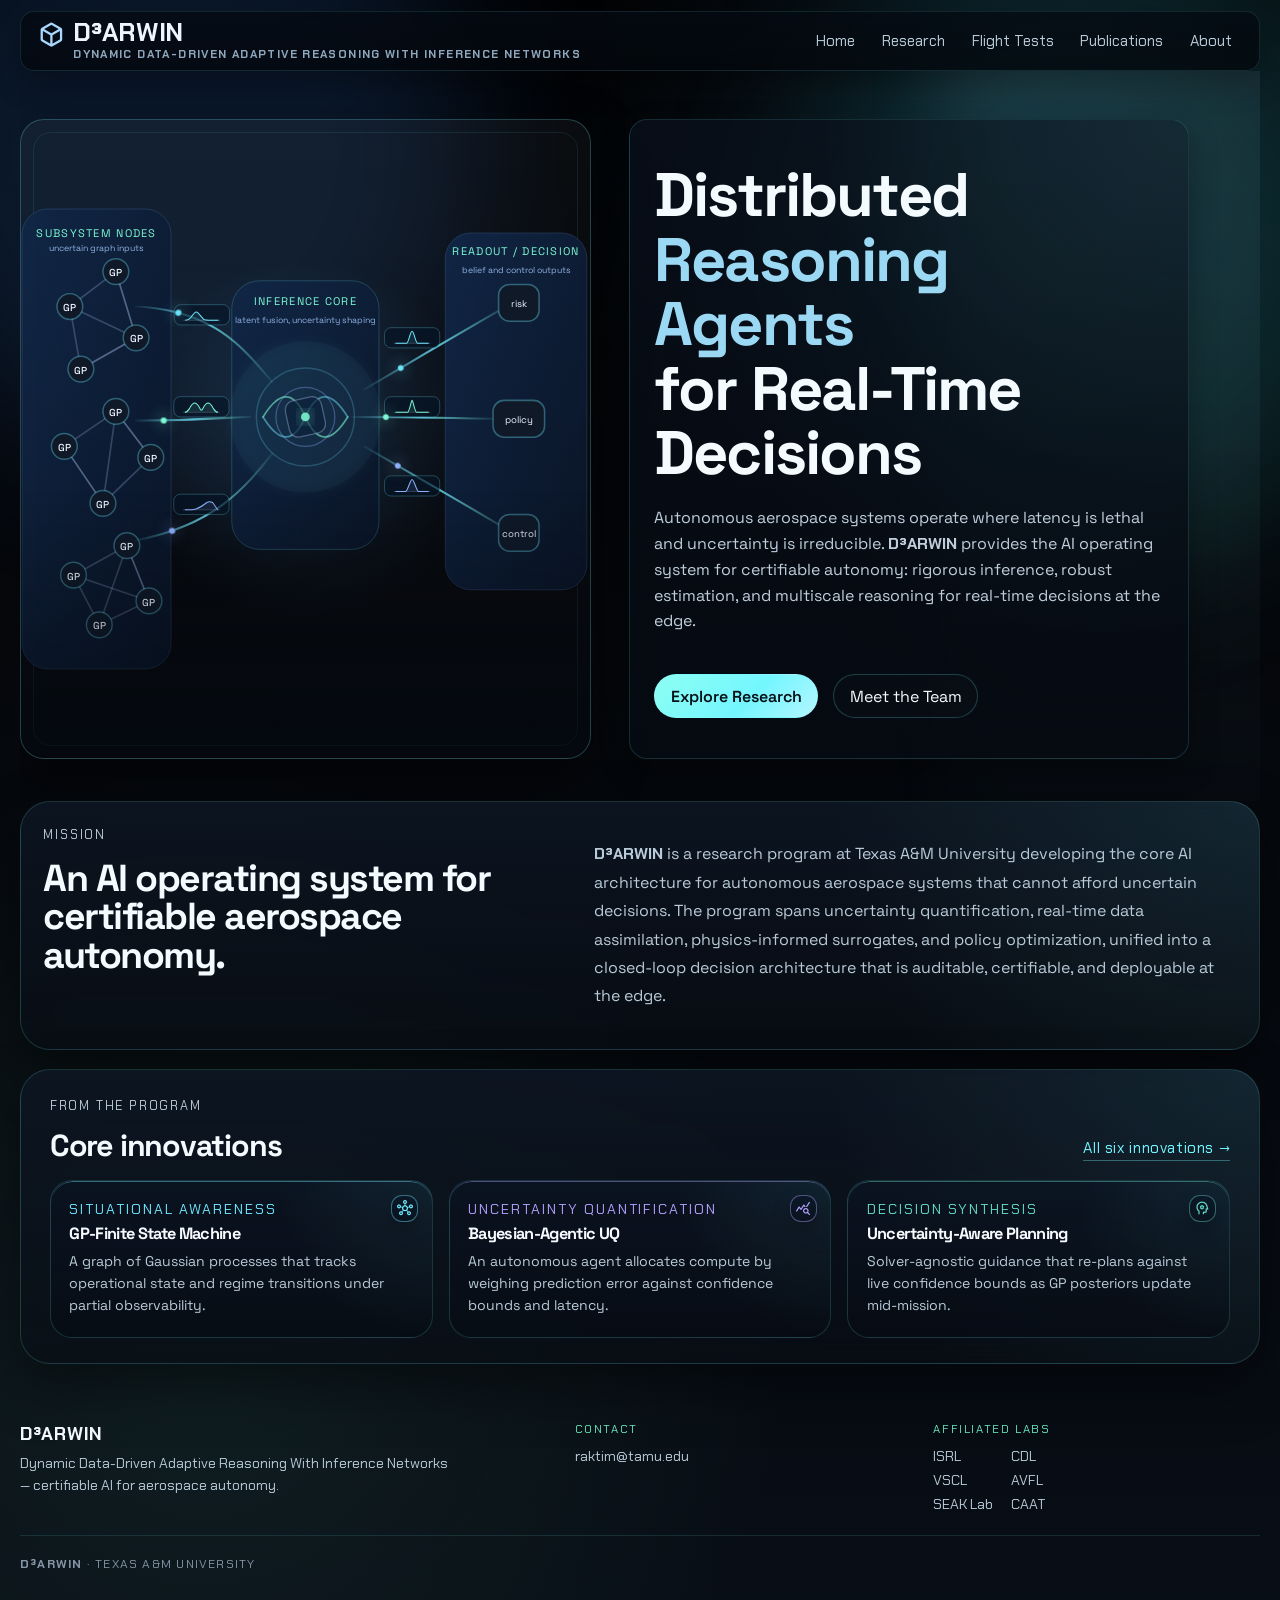
<file: index.html>
<!doctype html>
<html lang="en">
  <head>
    <meta charset="UTF-8" />
    <meta name="viewport" content="width=device-width, initial-scale=1.0" />
    <meta name="theme-color" content="#030507" />
    <link rel="icon" href="data:image/svg+xml,%3Csvg%20xmlns%3D%27http%3A%2F%2Fwww.w3.org%2F2000%2Fsvg%27%20viewBox%3D%270%200%2032%2032%27%3E%3Crect%20width%3D%2732%27%20height%3D%2732%27%20rx%3D%276%27%20fill%3D%27%23061226%27%2F%3E%3Ctext%20x%3D%2716%27%20y%3D%2723%27%20font-size%3D%2720%27%20text-anchor%3D%27middle%27%20fill%3D%27%236fe8ff%27%20font-family%3D%27sans-serif%27%20font-weight%3D%27700%27%3ED%3C%2Ftext%3E%3C%2Fsvg%3E" />
    <title>D³ARWIN</title>
    <meta
      name="description"
      content="D³ARWIN: Dynamic Data-Driven Adaptive Reasoning With Inference Networks. A distributed multiscale decision engine for real-time edge intelligence under uncertainty."
    />
    <link rel="canonical" href="https://d3arwin.github.io/" />
    <meta property="og:type" content="website" />
    <meta property="og:site_name" content="D³ARWIN" />
    <meta property="og:url" content="https://d3arwin.github.io/" />
    <meta property="og:title" content="D³ARWIN — Distributed Reasoning Agents for Real-Time Decisions" />
    <meta property="og:description" content="An AI operating system for certifiable aerospace autonomy: rigorous inference, robust estimation, and multiscale reasoning for real-time decisions at the edge." />
    <meta property="og:image" content="https://d3arwin.github.io/assets/images/og-preview.png" />
    <meta property="og:image:width" content="1200" />
    <meta property="og:image:height" content="630" />
    <meta property="og:image:alt" content="D³ARWIN — Dynamic Data-Driven Adaptive Reasoning With Inference Networks" />
    <meta name="twitter:card" content="summary_large_image" />
    <meta name="twitter:title" content="D³ARWIN — Distributed Reasoning Agents for Real-Time Decisions" />
    <meta name="twitter:description" content="An AI operating system for certifiable aerospace autonomy, developed at Texas A&amp;M University." />
    <meta name="twitter:image" content="https://d3arwin.github.io/assets/images/og-preview.png" />
    <link rel="preconnect" href="https://fonts.googleapis.com" />
    <link rel="preconnect" href="https://fonts.gstatic.com" crossorigin />
    <link rel="dns-prefetch" href="https://fonts.googleapis.com" />
    <link rel="dns-prefetch" href="https://fonts.gstatic.com" />
    <link
      href="https://fonts.googleapis.com/css2?family=Chakra+Petch:wght@400;500;600;700&family=Space+Grotesk:wght@400;500;700&display=swap"
      rel="stylesheet" media="print" onload="this.media='all'"
    />
    <noscript><link
      href="https://fonts.googleapis.com/css2?family=Chakra+Petch:wght@400;500;600;700&family=Space+Grotesk:wght@400;500;700&display=swap"
      rel="stylesheet"
    /></noscript>
    <link
      href="https://fonts.googleapis.com/css2?family=Material+Symbols+Rounded:opsz,wght,FILL,GRAD@20..48,300..700,0..1,-50..200&display=block"
      rel="stylesheet"
    />
    <link rel="stylesheet" href="styles.css?v=8" />
  </head>
  <body>
    <div class="aurora aurora-left"></div>
    <div class="aurora aurora-right"></div>
    <div class="grain"></div>
    <nav class="top-nav" aria-label="Primary">
      <a class="nav-brand" href="index.html">
        <span class="material-symbols-rounded nav-brand-icon">deployed_code</span>
        <span class="nav-brand-copy">
          <span class="nav-brand-title">D³ARWIN</span>
          <span class="nav-brand-subtitle">DYNAMIC DATA-DRIVEN ADAPTIVE REASONING WITH INFERENCE NETWORKS</span>
        </span>
      </a>
      <div class="nav-menu">
        <a class="nav-link" href="index.html">Home</a>
        <a class="nav-link" href="research.html">Research</a>
        <a class="nav-link" href="flight-tests.html">Flight Tests</a>
        <a class="nav-link" href="publications.html">Publications</a>
        <a class="nav-link" href="about.html">About</a>
      </div>
    </nav>
    <header class="hero">
      <div class="hero-copy">
        <h1>
          Distributed <span class="headline-accent">Reasoning Agents</span><br />
          for Real-Time Decisions
        </h1>
        <p class="lede">
          Autonomous aerospace systems operate where latency is lethal and uncertainty is irreducible.
          <span class="darwin-brand">D³ARWIN</span> provides the AI operating system for certifiable autonomy:
          rigorous inference, robust estimation, and multiscale reasoning for
          real-time decisions at the edge.
        </p>
        <div class="cta-row">
          <a class="button primary" href="research.html">Explore Research</a>
          <a class="button" href="about.html">Meet the Team</a>
        </div>
      </div>
      <div class="hero-visual" aria-hidden="true">
        <div class="mesh-frame">
          <svg class="hero-diagram" viewBox="40 120 680 560" role="img" aria-label="Graph neural network architecture with uncertainty distributions on graph edges">
            <defs>
              <filter id="softGlow" x="-50%" y="-50%" width="200%" height="200%">
                <feGaussianBlur stdDeviation="8" result="blur" />
                <feMerge>
                  <feMergeNode in="blur" />
                  <feMergeNode in="SourceGraphic" />
                </feMerge>
              </filter>
              <linearGradient id="panelGlow" x1="0" x2="1" y1="0" y2="1">
                <stop offset="0%" stop-color="rgba(17, 39, 71, 0.95)" />
                <stop offset="100%" stop-color="rgba(10, 21, 40, 0.92)" />
              </linearGradient>
              <linearGradient id="edgeGlow" x1="0" x2="1" y1="0" y2="0">
                <stop offset="0%" stop-color="#6fe8ff" stop-opacity="0.06" />
                <stop offset="50%" stop-color="#6fe8ff" stop-opacity="0.8" />
                <stop offset="100%" stop-color="#7cf8d3" stop-opacity="0.08" />
              </linearGradient>
              <path id="msg1" d="M196 256 C280 260, 312 300, 344 338" />
              <path id="msg2" d="M196 380 C270 380, 302 376, 320 376" />
              <path id="msg3" d="M196 510 C280 494, 314 454, 344 416" />
              <path id="readout1" d="M444 346 C492 318, 542 288, 602 254" />
              <path id="readout2" d="M431 376 C494 376, 540 377, 584 378" />
              <path id="readout3" d="M444 408 C492 436, 542 464, 602 500" />
              <path id="figure8" d="M334 376 C350 350, 366 344, 380 376 C394 408, 410 402, 426 376 C410 350, 394 344, 380 376 C366 408, 350 402, 334 376 Z" />
            </defs>

            <rect x="0" y="0" width="760" height="760" fill="transparent" />
            <rect x="72" y="150" width="162" height="500" rx="28" fill="url(#panelGlow)" stroke="rgba(125, 176, 255, 0.18)" />
            <rect x="300" y="228" width="160" height="292" rx="30" fill="url(#panelGlow)" stroke="rgba(111, 232, 255, 0.22)" />
            <rect x="532" y="176" width="154" height="388" rx="28" fill="url(#panelGlow)" stroke="rgba(125, 176, 255, 0.18)" />

            <g fill="#7cf8d3" font-family="Space Grotesk, sans-serif" font-size="12" letter-spacing="1.4">
              <text x="153" y="180" text-anchor="middle">SUBSYSTEM NODES</text>
              <text x="380" y="254" text-anchor="middle">INFERENCE CORE</text>
              <text x="609" y="200" text-anchor="middle">READOUT / DECISION</text>
            </g>

            <g fill="#8fb2e3" font-family="Space Grotesk, sans-serif" font-size="9.5">
              <text x="153" y="196" text-anchor="middle">uncertain graph inputs</text>
              <text x="380" y="274" text-anchor="middle">latent fusion, uncertainty shaping</text>
              <text x="609" y="220" text-anchor="middle">belief and control outputs</text>
            </g>

            <g fill="none" stroke="rgba(145, 168, 210, 0.3)" stroke-width="1.8" stroke-linecap="round">
              <path d="M124 256 L174 218 L196 290 L136 324 L124 256" />
              <path d="M174 218 L196 290" />
              <path d="M124 256 L196 290" />
              <path d="M136 324 L196 290" />

              <path d="M118 408 L174 370 L212 420 L160 470 L118 408" />
              <path d="M174 370 L212 420" />
              <path d="M174 370 L160 470" />
              <path d="M118 408 L160 470" />

              <path d="M128 548 L186 516 L210 576 L156 602 L128 548" />
              <path d="M186 516 L210 576" />
              <path d="M128 548 L210 576" />
              <path d="M156 602 L186 516" />
            </g>

            <g fill="#0f1928" stroke="rgba(111, 232, 255, 0.35)" stroke-width="1.6">
              <circle cx="124" cy="256" r="14" />
              <circle cx="174" cy="218" r="14" />
              <circle cx="196" cy="290" r="14" />
              <circle cx="136" cy="324" r="14" />

              <circle cx="118" cy="408" r="14" />
              <circle cx="174" cy="370" r="14" />
              <circle cx="212" cy="420" r="14" />
              <circle cx="160" cy="470" r="14" />

              <circle cx="128" cy="548" r="14" />
              <circle cx="186" cy="516" r="14" />
              <circle cx="210" cy="576" r="14" />
              <circle cx="156" cy="602" r="14" />
            </g>

            <g fill="#eef5ff" font-family="Space Grotesk, sans-serif" font-size="11" font-weight="500">
              <text x="124" y="261" text-anchor="middle">GP</text>
              <text x="174" y="223" text-anchor="middle">GP</text>
              <text x="196" y="295" text-anchor="middle">GP</text>
              <text x="136" y="329" text-anchor="middle">GP</text>
              <text x="118" y="413" text-anchor="middle">GP</text>
              <text x="174" y="375" text-anchor="middle">GP</text>
              <text x="212" y="425" text-anchor="middle">GP</text>
              <text x="160" y="475" text-anchor="middle">GP</text>
              <text x="128" y="553" text-anchor="middle">GP</text>
              <text x="186" y="521" text-anchor="middle">GP</text>
              <text x="210" y="581" text-anchor="middle">GP</text>
              <text x="156" y="607" text-anchor="middle">GP</text>
            </g>

            <g>
              <circle cx="380" cy="376" r="76" fill="rgba(111, 232, 255, 0.08)" filter="url(#softGlow)">
                <animate attributeName="r" values="78;84;78" dur="4.6s" repeatCount="indefinite" />
                <animate attributeName="opacity" values="0.34;0.56;0.34" dur="4.6s" repeatCount="indefinite" />
              </circle>
              <circle cx="380" cy="376" r="52" fill="none" stroke="rgba(111, 232, 255, 0.22)" stroke-width="1.6">
                <animate attributeName="r" values="50;56;50" dur="6.0s" repeatCount="indefinite" />
              </circle>
              <circle cx="380" cy="376" r="32" fill="none" stroke="rgba(142, 178, 255, 0.34)" stroke-width="1.4" />
              <path d="M334 376 C350 350, 366 344, 380 376 C394 408, 410 402, 426 376" fill="none" stroke="rgba(124, 248, 211, 0.58)" stroke-width="1.9" stroke-linecap="round" />
              <path d="M334 376 C350 402, 366 408, 380 376 C394 344, 410 350, 426 376" fill="none" stroke="rgba(111, 232, 255, 0.48)" stroke-width="1.9" stroke-linecap="round" />
              <rect x="360" y="356" width="40" height="40" rx="10" fill="rgba(12, 31, 56, 0.65)" stroke="rgba(145, 168, 210, 0.45)" stroke-width="1.4" transform="rotate(45 380 376)">
                <animateTransform attributeName="transform" type="rotate" values="45 380 376;405 380 376" dur="18s" repeatCount="indefinite" />
              </rect>
              <circle cx="380" cy="376" r="4.3" fill="#7cf8d3" filter="url(#softGlow)">
                <animate attributeName="r" values="3.5;5.5;3.5" dur="2.4s" repeatCount="indefinite" />
                <animate attributeName="opacity" values="0.7;1;0.7" dur="2.4s" repeatCount="indefinite" />
              </circle>
            </g>

            <g fill="none" stroke="url(#edgeGlow)" stroke-width="2.25" stroke-linecap="round">
              <path d="M196 256 C280 260, 312 300, 344 338" />
              <path d="M196 380 C270 380, 302 376, 320 376" />
              <path d="M196 510 C280 494, 314 454, 344 416" />
              <path d="M444 346 C492 318, 542 288, 602 254" />
              <path d="M431 376 C494 376, 540 377, 584 378" />
              <path d="M444 408 C492 436, 542 464, 602 500" />
            </g>



            <g>
              <g transform="translate(267.5 265)">
                <rect x="-30" y="-11" width="60" height="22" rx="7" fill="rgba(6, 20, 38, 0.62)" stroke="rgba(111, 232, 255, 0.28)" />
                <path d="M-20 6 H20" fill="none" stroke="rgba(184, 201, 232, 0.30)" stroke-width="0.8" />
                <path d="M-18 6 C-16 6, -14 5, -12 3 C-10 0, -8 -3, -6 -3 C-4 -3, -1 2, 2 5 C5 6, 10 6, 18 6" fill="rgba(111, 232, 255, 0.1)" stroke="#6fe8ff" stroke-width="1.1" />
              </g>
              <g transform="translate(267 365)">
                <rect x="-30" y="-11" width="60" height="22" rx="7" fill="rgba(6, 20, 38, 0.62)" stroke="rgba(111, 232, 255, 0.28)" />
                <path d="M-20 6 H20" fill="none" stroke="rgba(184, 201, 232, 0.30)" stroke-width="0.8" />
                <path d="M-18 6 C-17 6, -15 5, -13 2 C-11 -2, -9 -4, -7 -4 C-5 -4, -3 -1, -1 3 C0 4, 1 3, 1 3 C3 -1, 5 -4, 7 -4 C9 -4, 11 -2, 13 2 C15 5, 17 6, 18 6" fill="rgba(124, 248, 211, 0.1)" stroke="#7cf8d3" stroke-width="1.1" />
              </g>
              <g transform="translate(267 471)">
                <rect x="-30" y="-11" width="60" height="22" rx="7" fill="rgba(6, 20, 38, 0.62)" stroke="rgba(111, 232, 255, 0.28)" />
                <path d="M-20 6 H20" fill="none" stroke="rgba(184, 201, 232, 0.30)" stroke-width="0.8" />
                <path d="M-18 6 C-14 6, -10 6, -6 5 C-2 4, 2 1, 6 -2 C8 -3, 10 -3, 12 -2 C14 0, 16 4, 18 6" fill="rgba(142, 178, 255, 0.1)" stroke="#8eb2ff" stroke-width="1.1" />
              </g>
              <g transform="translate(496 290)">
                <rect x="-30" y="-11" width="60" height="22" rx="7" fill="rgba(6, 20, 38, 0.62)" stroke="rgba(111, 232, 255, 0.28)" />
                <path d="M-20 6 H20" fill="none" stroke="rgba(184, 201, 232, 0.30)" stroke-width="0.8" />
                <path d="M-18 6 L-6 6 C-4 6, -2 -7, 0 -7 C2 -7, 4 6, 6 6 L18 6" fill="rgba(111, 232, 255, 0.1)" stroke="#6fe8ff" stroke-width="1.1" />
              </g>
              <g transform="translate(496 365)">
                <rect x="-30" y="-11" width="60" height="22" rx="7" fill="rgba(6, 20, 38, 0.62)" stroke="rgba(111, 232, 255, 0.28)" />
                <path d="M-20 6 H20" fill="none" stroke="rgba(184, 201, 232, 0.30)" stroke-width="0.8" />
                <path d="M-18 6 L-5 6 C-3 6, -1 -7, 0 -7 C1 -7, 3 6, 5 6 L18 6" fill="rgba(124, 248, 211, 0.1)" stroke="#7cf8d3" stroke-width="1.1" />
              </g>
              <g transform="translate(496 451)">
                <rect x="-30" y="-11" width="60" height="22" rx="7" fill="rgba(6, 20, 38, 0.62)" stroke="rgba(111, 232, 255, 0.28)" />
                <path d="M-20 6 H20" fill="none" stroke="rgba(184, 201, 232, 0.30)" stroke-width="0.8" />
                <path d="M-18 6 L-7 6 C-5 6, -2 -7, 0 -7 C2 -7, 5 6, 7 6 L18 6" fill="rgba(142, 178, 255, 0.1)" stroke="#8eb2ff" stroke-width="1.1" />
              </g>
            </g>

            <g fill="#0f1928" stroke="rgba(111, 232, 255, 0.35)" stroke-width="1.7">
              <rect x="590" y="232" width="44" height="40" rx="12" />
              <rect x="584" y="358" width="56" height="40" rx="12" />
              <rect x="590" y="482" width="44" height="40" rx="12" />
            </g>

            <g fill="#eef5ff" font-family="Space Grotesk, sans-serif" font-size="10.5">
              <text x="612" y="257" text-anchor="middle">risk</text>
              <text x="612" y="383" text-anchor="middle">policy</text>
              <text x="612" y="507" text-anchor="middle">control</text>
            </g>

            <g fill="rgba(111, 232, 255, 0.96)" filter="url(#softGlow)">
              <circle r="3.3">
                <animateMotion dur="6.2s" repeatCount="indefinite" rotate="auto"><mpath href="#msg1" /></animateMotion>
              </circle>
              <circle r="3.3" fill="#7cf8d3">
                <animateMotion dur="6.8s" repeatCount="indefinite" rotate="auto"><mpath href="#msg2" /></animateMotion>
              </circle>
              <circle r="3.3" fill="#8eb2ff">
                <animateMotion dur="7.3s" repeatCount="indefinite" rotate="auto"><mpath href="#msg3" /></animateMotion>
              </circle>
              <circle r="3.1">
                <animateMotion dur="6.5s" repeatCount="indefinite" rotate="auto"><mpath href="#readout1" /></animateMotion>
              </circle>
              <circle r="3.1" fill="#7cf8d3">
                <animateMotion dur="6.9s" repeatCount="indefinite" rotate="auto"><mpath href="#readout2" /></animateMotion>
              </circle>
              <circle r="3.1" fill="#8eb2ff">
                <animateMotion dur="7.1s" repeatCount="indefinite" rotate="auto"><mpath href="#readout3" /></animateMotion>
              </circle>
            </g>
          </svg>
        </div>
      </div>
    </header>

    <main>
      <section class="panel mission" id="mission">
        <div>
          <p class="section-kicker">Mission</p>
          <h2>An AI operating system for certifiable aerospace autonomy.</h2>
        </div>
        <p>
          <span class="darwin-brand">D³ARWIN</span> is a research program at Texas A&amp;M University developing 
          the core AI architecture for autonomous aerospace systems that cannot afford uncertain decisions. 
          The program spans uncertainty quantification, real-time data assimilation, physics-informed surrogates, 
          and policy optimization, unified into a closed-loop decision architecture that is auditable, certifiable, 
          and deployable at the edge.
        </p>
      </section>

      <section class="panel research-preview">
        <div class="research-preview-header">
          <div>
            <p class="section-kicker">From the program</p>
            <h2>Core innovations</h2>
          </div>
          <a class="research-preview-all" href="research.html">All six innovations <span aria-hidden="true">→</span></a>
        </div>
        <div class="preview-grid">
          <a class="preview-card preview-card--cyan" href="research.html">
            <span class="material-symbols-rounded panel-symbol" aria-hidden="true">hub</span>
            <p class="section-kicker">Situational Awareness</p>
            <h3>GP-Finite State Machine</h3>
            <p>A graph of Gaussian processes that tracks operational state and regime transitions under partial observability.</p>
          </a>
          <a class="preview-card preview-card--lavender" href="research.html">
            <span class="material-symbols-rounded panel-symbol" aria-hidden="true">query_stats</span>
            <p class="section-kicker">Uncertainty Quantification</p>
            <h3>Bayesian-Agentic UQ</h3>
            <p>An autonomous agent allocates compute by weighing prediction error against confidence bounds and latency.</p>
          </a>
          <a class="preview-card preview-card--teal" href="research.html">
            <span class="material-symbols-rounded panel-symbol" aria-hidden="true">psychology</span>
            <p class="section-kicker">Decision Synthesis</p>
            <h3>Uncertainty-Aware Planning</h3>
            <p>Solver-agnostic guidance that re-plans against live confidence bounds as GP posteriors update mid-mission.</p>
          </a>
        </div>
      </section>
    </main>

    <div data-include="assets/partials/footer.html"></div>
    <script src="assets/js/ui-effects.js?v=2"></script>
  </body>
</html>
</file>
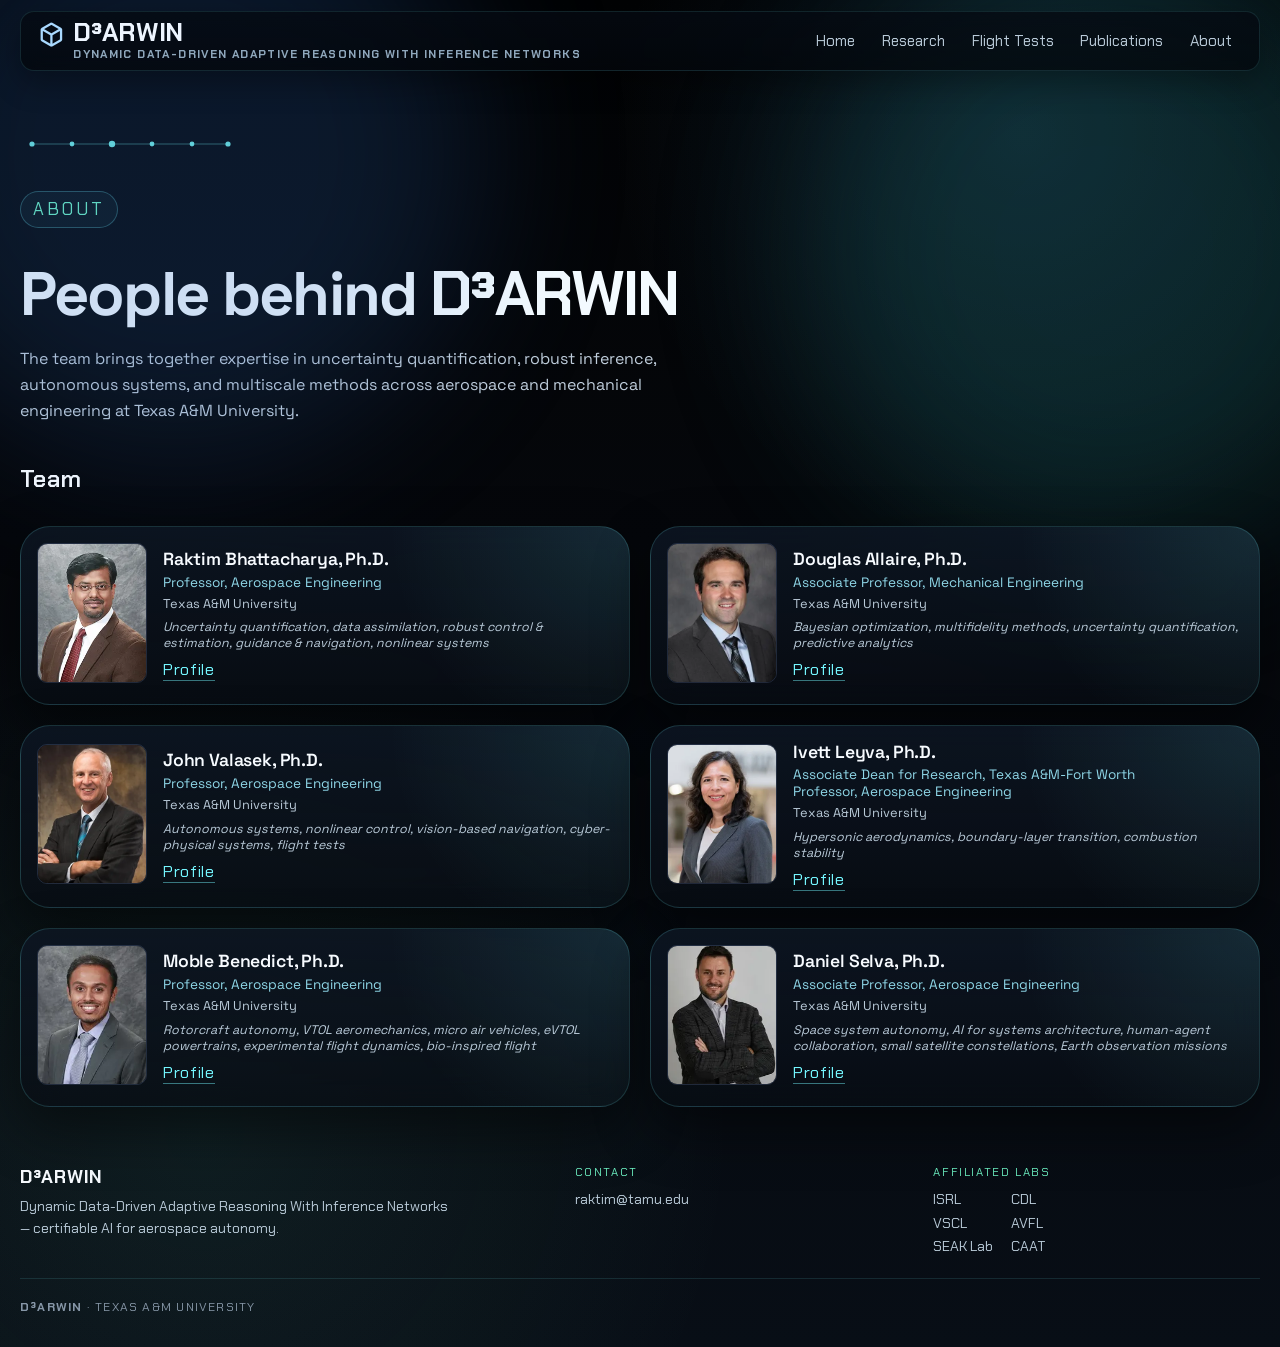
<file: about.html>
<!doctype html>
<html lang="en">
  <head>
    <meta charset="UTF-8" />
    <meta name="viewport" content="width=device-width, initial-scale=1.0" />
    <meta name="theme-color" content="#030507" />
    <link rel="icon" href="data:image/svg+xml,%3Csvg%20xmlns%3D%27http%3A%2F%2Fwww.w3.org%2F2000%2Fsvg%27%20viewBox%3D%270%200%2032%2032%27%3E%3Crect%20width%3D%2732%27%20height%3D%2732%27%20rx%3D%276%27%20fill%3D%27%23061226%27%2F%3E%3Ctext%20x%3D%2716%27%20y%3D%2723%27%20font-size%3D%2720%27%20text-anchor%3D%27middle%27%20fill%3D%27%236fe8ff%27%20font-family%3D%27sans-serif%27%20font-weight%3D%27700%27%3ED%3C%2Ftext%3E%3C%2Fsvg%3E" />
    <title>About | D³ARWIN</title>
    <meta
      name="description"
      content="About the D³ARWIN team: research in uncertainty quantification, robust inference, decision support, and multiscale systems at Texas A&M University."
    />
    <link rel="canonical" href="https://d3arwin.github.io/about.html" />
    <meta property="og:type" content="profile" />
    <meta property="og:site_name" content="D³ARWIN" />
    <meta property="og:url" content="https://d3arwin.github.io/about.html" />
    <meta property="og:title" content="About | D³ARWIN" />
    <meta property="og:description" content="Faculty investigators from aerospace and mechanical engineering at Texas A&amp;M University behind the D³ARWIN program." />
    <meta property="og:image" content="https://d3arwin.github.io/assets/images/og-preview.png" />
    <meta property="og:image:width" content="1200" />
    <meta property="og:image:height" content="630" />
    <meta property="og:image:alt" content="D³ARWIN — Dynamic Data-Driven Adaptive Reasoning With Inference Networks" />
    <meta name="twitter:card" content="summary_large_image" />
    <meta name="twitter:title" content="About | D³ARWIN" />
    <meta name="twitter:description" content="Faculty investigators behind the D³ARWIN program at Texas A&amp;M University." />
    <meta name="twitter:image" content="https://d3arwin.github.io/assets/images/og-preview.png" />
    <link rel="preconnect" href="https://fonts.googleapis.com" />
    <link rel="preconnect" href="https://fonts.gstatic.com" crossorigin />
    <link rel="dns-prefetch" href="https://fonts.googleapis.com" />
    <link rel="dns-prefetch" href="https://fonts.gstatic.com" />
    <link rel="dns-prefetch" href="https://engineering.tamu.edu" />
    <link
      href="https://fonts.googleapis.com/css2?family=Chakra+Petch:wght@400;500;600;700&family=Space+Grotesk:wght@400;500;700&display=swap"
      rel="stylesheet" media="print" onload="this.media='all'"
    />
    <noscript><link
      href="https://fonts.googleapis.com/css2?family=Chakra+Petch:wght@400;500;600;700&family=Space+Grotesk:wght@400;500;700&display=swap"
      rel="stylesheet"
    /></noscript>
    <link
      href="https://fonts.googleapis.com/css2?family=Material+Symbols+Rounded:opsz,wght,FILL,GRAD@20..48,300..700,0..1,-50..200&display=block"
      rel="stylesheet"
    />
    <link rel="stylesheet" href="styles.css?v=8" />
  </head>
  <body>
    <div class="aurora aurora-left"></div>
    <div class="aurora aurora-right"></div>
    <div class="grain"></div>

    <nav class="top-nav" aria-label="Primary">
      <a class="nav-brand" href="index.html">
        <span class="material-symbols-rounded nav-brand-icon">deployed_code</span>
        <span class="nav-brand-copy">
          <span class="nav-brand-title">D³ARWIN</span>
          <span class="nav-brand-subtitle">DYNAMIC DATA-DRIVEN ADAPTIVE REASONING WITH INFERENCE NETWORKS</span>
        </span>
      </a>
      <div class="nav-menu">
        <a class="nav-link" href="index.html">Home</a>
        <a class="nav-link" href="research.html">Research</a>
        <a class="nav-link" href="flight-tests.html">Flight Tests</a>
        <a class="nav-link" href="publications.html">Publications</a>
        <a class="nav-link" href="about.html">About</a>
      </div>
    </nav>

    <header class="page-hero">
      <svg class="page-hero-mark" viewBox="0 0 220 24" aria-hidden="true" focusable="false">
        <g stroke="rgba(116, 246, 255, 0.38)" stroke-width="1" fill="none" stroke-linecap="round">
          <path d="M12 12 L52 12" />
          <path d="M52 12 L92 12" />
          <path d="M92 12 L132 12" />
          <path d="M132 12 L172 12" />
          <path d="M172 12 L208 12" />
        </g>
        <g fill="rgba(116, 246, 255, 0.9)">
          <circle cx="12" cy="12" r="2.6" />
          <circle cx="52" cy="12" r="2.4" />
          <circle cx="92" cy="12" r="3.2" />
          <circle cx="132" cy="12" r="2.4" />
          <circle cx="172" cy="12" r="2.4" />
          <circle cx="208" cy="12" r="2.6" />
        </g>
      </svg>
      <p class="badge">About</p>
      <h1>People behind <span class="darwin-brand">D³ARWIN</span></h1>
      <p class="lede">
        The team brings together expertise in uncertainty quantification,
        robust inference, autonomous systems, and multiscale methods
        across aerospace and mechanical engineering at Texas A&amp;M University.
      </p>
    </header>

    <main>
      <h2 class="section-heading">Team</h2>
      <section class="team-grid">
        <article class="profile-card-compact">
          <picture>
            <source srcset="assets/images/team/raktim-bhattacharya.webp" type="image/webp" />
            <img
              src="assets/images/team/raktim-bhattacharya.jpg"
              alt="Raktim Bhattacharya"
              width="110" height="140"
              loading="eager"
              fetchpriority="high"
            />
          </picture>
          <div>
            <h3>Raktim Bhattacharya, Ph.D.</h3>
            <p class="profile-role">Professor, Aerospace Engineering</p>
            <p class="profile-affiliation">Texas A&amp;M University</p>
            <p class="profile-expertise">Uncertainty quantification, data assimilation, robust control & estimation, guidance & navigation, nonlinear systems</p>
            <p class="profile-links">
              <a class="inline-link" href="https://isrlab.github.io" target="_blank" rel="noopener" aria-label="Raktim Bhattacharya — external profile (opens in new tab)">Profile</a>
            </p>
          </div>
        </article>

        <article class="profile-card-compact">
          <picture>
            <source srcset="assets/images/team/douglas-allaire.webp" type="image/webp" />
            <img
              src="assets/images/team/douglas-allaire.jpg"
              alt="Douglas Allaire"
              width="110" height="140"
              loading="lazy"
            />
          </picture>
          <div>
            <h3>Douglas Allaire, Ph.D.</h3>
            <p class="profile-role">Associate Professor, Mechanical Engineering</p>
            <p class="profile-affiliation">Texas A&amp;M University</p>
            <p class="profile-expertise">Bayesian optimization, multifidelity methods, uncertainty quantification, predictive analytics</p>
            <p class="profile-links">
              <a class="inline-link" href="https://cdl.engr.tamu.edu" target="_blank" rel="noopener" aria-label="Douglas Allaire — external profile (opens in new tab)">Profile</a>
            </p>
          </div>
        </article>

        <article class="profile-card-compact">
          <picture>
            <source srcset="assets/images/team/john-valasek.webp" type="image/webp" />
            <img
              src="assets/images/team/john-valasek.jpg"
              alt="John Valasek"
              width="110" height="140"
              loading="lazy"
            />
          </picture>
          <div>
            <h3>John Valasek, Ph.D.</h3>
            <p class="profile-role">Professor, Aerospace Engineering</p>
            <p class="profile-affiliation">Texas A&amp;M University</p>
            <p class="profile-expertise">Autonomous systems, nonlinear control, vision-based navigation, cyber-physical systems, flight tests</p>
            <p class="profile-links">
              <a class="inline-link" href="https://vscl.tamu.edu" target="_blank" rel="noopener" aria-label="John Valasek — external profile (opens in new tab)">Profile</a>
            </p>
          </div>
        </article>

        <article class="profile-card-compact">
          <picture>
            <source srcset="assets/images/team/ivett-leyva.webp" type="image/webp" />
            <img
              src="assets/images/team/ivett-leyva.jpg"
              alt="Ivett Leyva"
              width="110" height="140"
              loading="lazy"
            />
          </picture>
          <div>
            <h3>Ivett Leyva, Ph.D.</h3>
            <p class="profile-role">Associate Dean for Research, Texas A&amp;M-Fort Worth<br />Professor, Aerospace Engineering</p>
            <p class="profile-affiliation">Texas A&amp;M University</p>
            <p class="profile-expertise">Hypersonic aerodynamics, boundary-layer transition, combustion stability</p>
            <p class="profile-links">
              <a class="inline-link" href="https://engineering.tamu.edu/aerospace/profiles/leyva-ivett.html" target="_blank" rel="noopener" aria-label="Ivett Leyva — external profile (opens in new tab)">Profile</a>
            </p>
          </div>
        </article>

        <article class="profile-card-compact">
          <picture>
            <source srcset="assets/images/team/moble-benedict.webp" type="image/webp" />
            <img
              src="assets/images/team/moble-benedict.jpg"
              alt="Moble Benedict"
              width="110" height="140"
              loading="lazy"
            />
          </picture>
          <div>
            <h3>Moble Benedict, Ph.D.</h3>
            <p class="profile-role">Professor, Aerospace Engineering</p>
            <p class="profile-affiliation">Texas A&amp;M University</p>
            <p class="profile-expertise">Rotorcraft autonomy, VTOL aeromechanics, micro air vehicles, eVTOL powertrains, experimental flight dynamics, bio-inspired flight</p>
            <p class="profile-links">
              <a class="inline-link" href="https://avfl.engr.tamu.edu" target="_blank" rel="noopener" aria-label="Moble Benedict — external profile (opens in new tab)">Profile</a>
            </p>
          </div>
        </article>

        <article class="profile-card-compact">
          <picture>
            <source srcset="assets/images/team/daniel-selva.webp" type="image/webp" />
            <img
              src="assets/images/team/daniel-selva.jpg"
              alt="Daniel Selva"
              width="110" height="140"
              loading="lazy"
            />
          </picture>
          <div>
            <h3>Daniel Selva, Ph.D.</h3>
            <p class="profile-role">Associate Professor, Aerospace Engineering</p>
            <p class="profile-affiliation">Texas A&amp;M University</p>
            <p class="profile-expertise">Space system autonomy, AI for systems architecture, human-agent collaboration, small satellite constellations, Earth observation missions</p>
            <p class="profile-links">
              <a class="inline-link" href="https://www.selva-research.com" target="_blank" rel="noopener" aria-label="Daniel Selva — external profile (opens in new tab)">Profile</a>
            </p>
          </div>
        </article>

        <!-- Add more team members here -->
      </section>
    </main>

    <div data-include="assets/partials/footer.html"></div>
    <script src="assets/js/ui-effects.js?v=2"></script>
  </body>
</html>
</file>
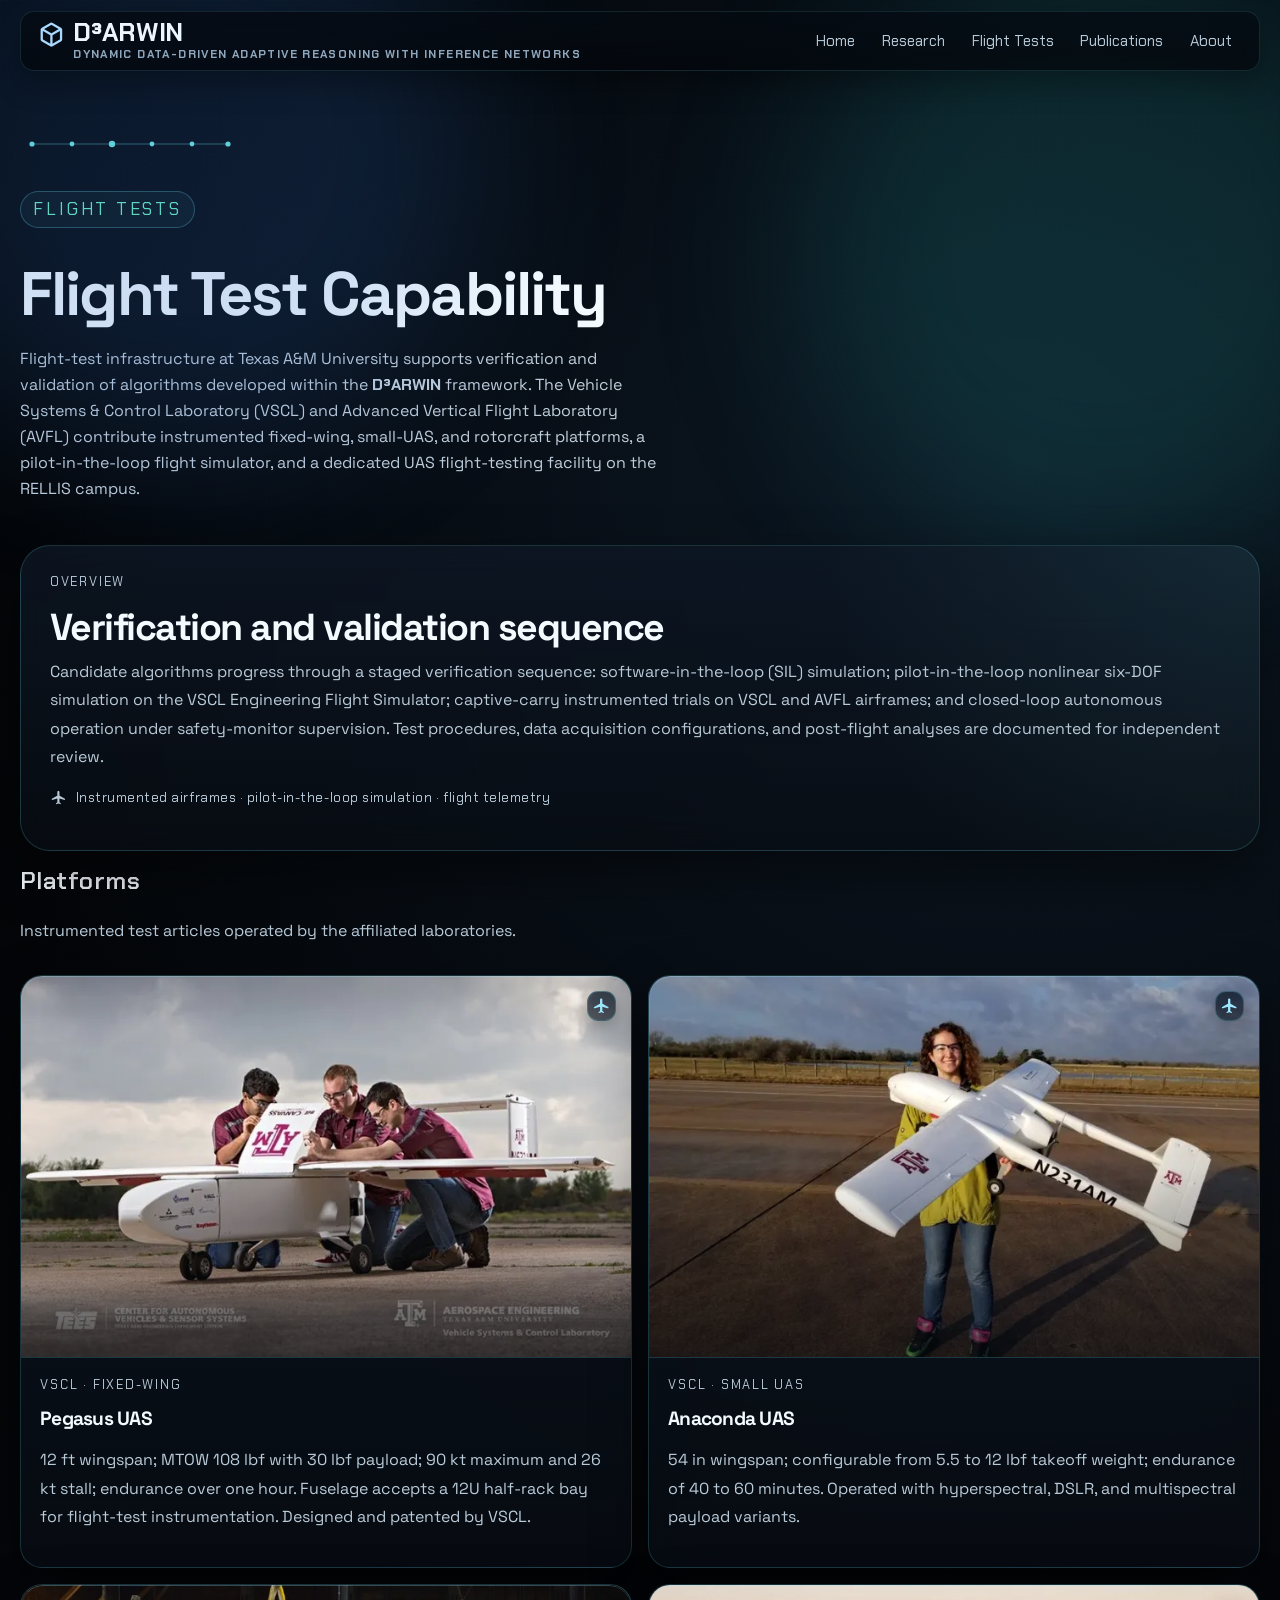
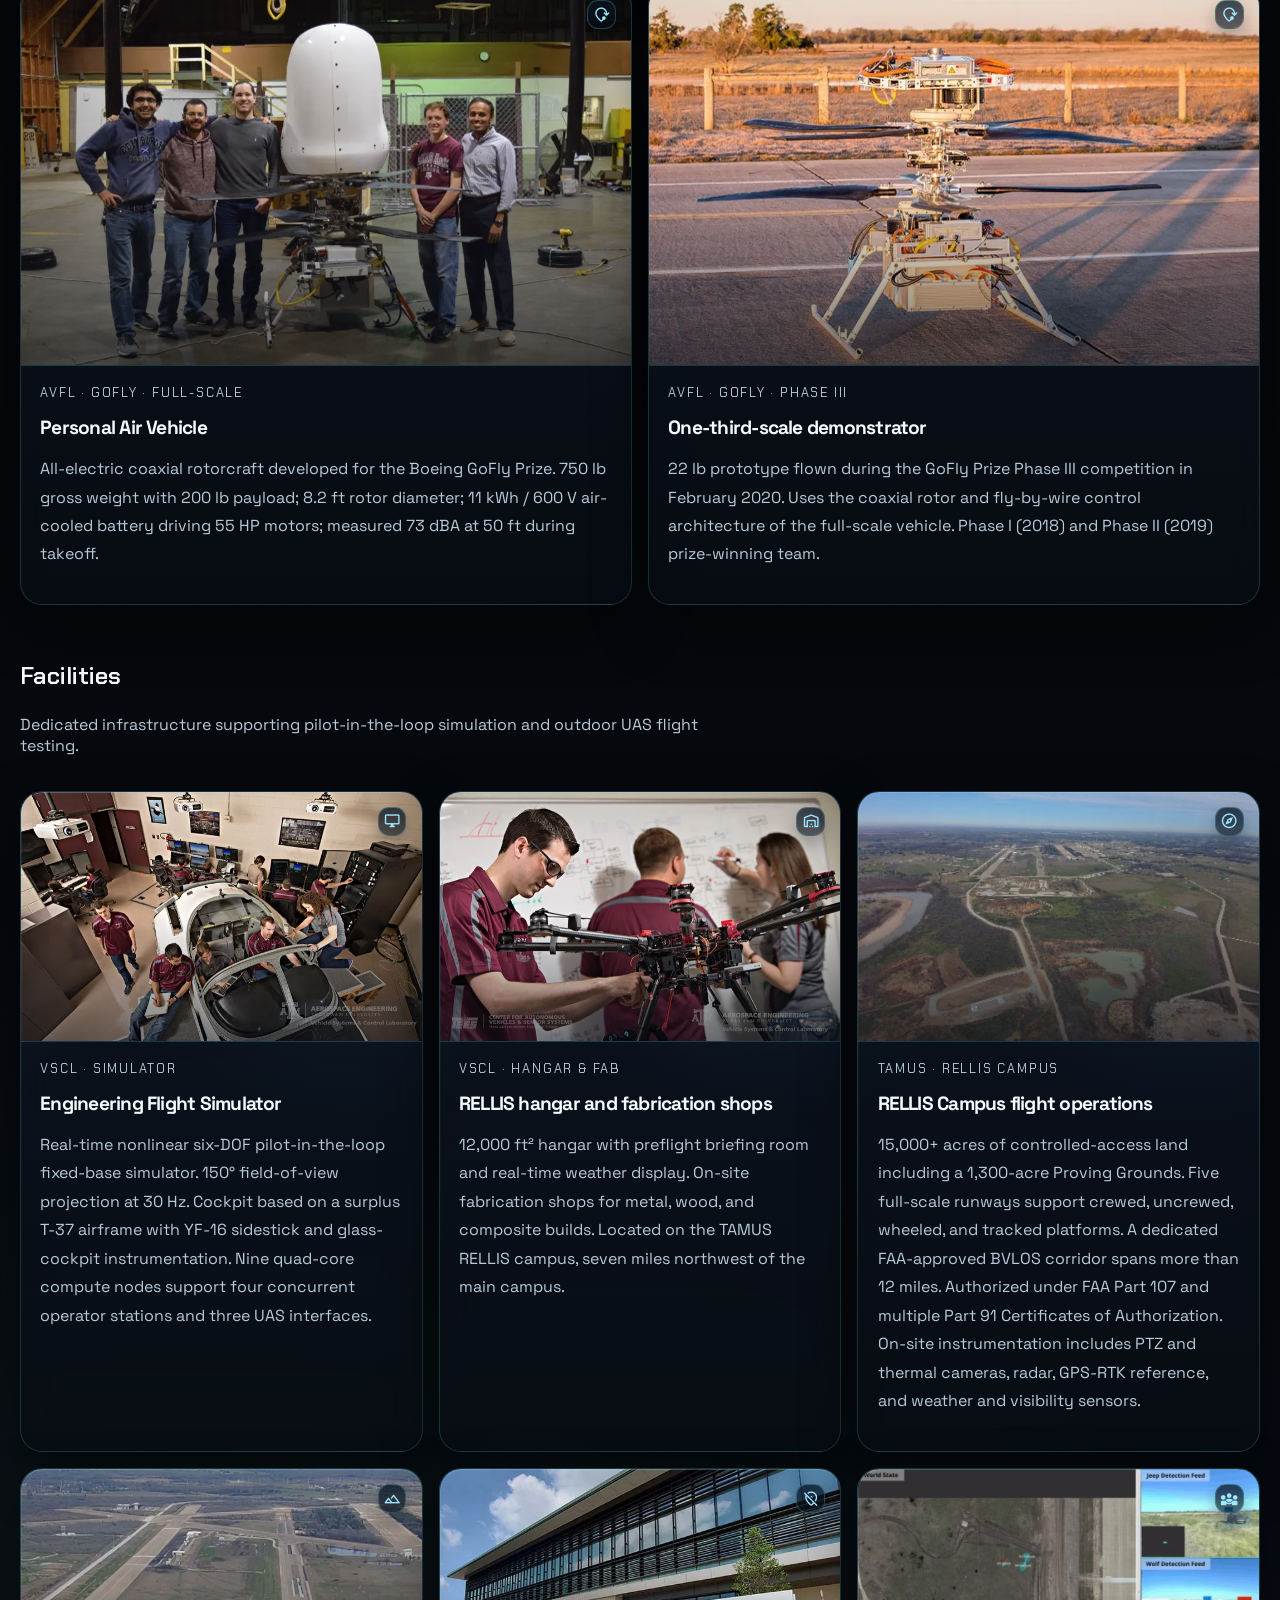
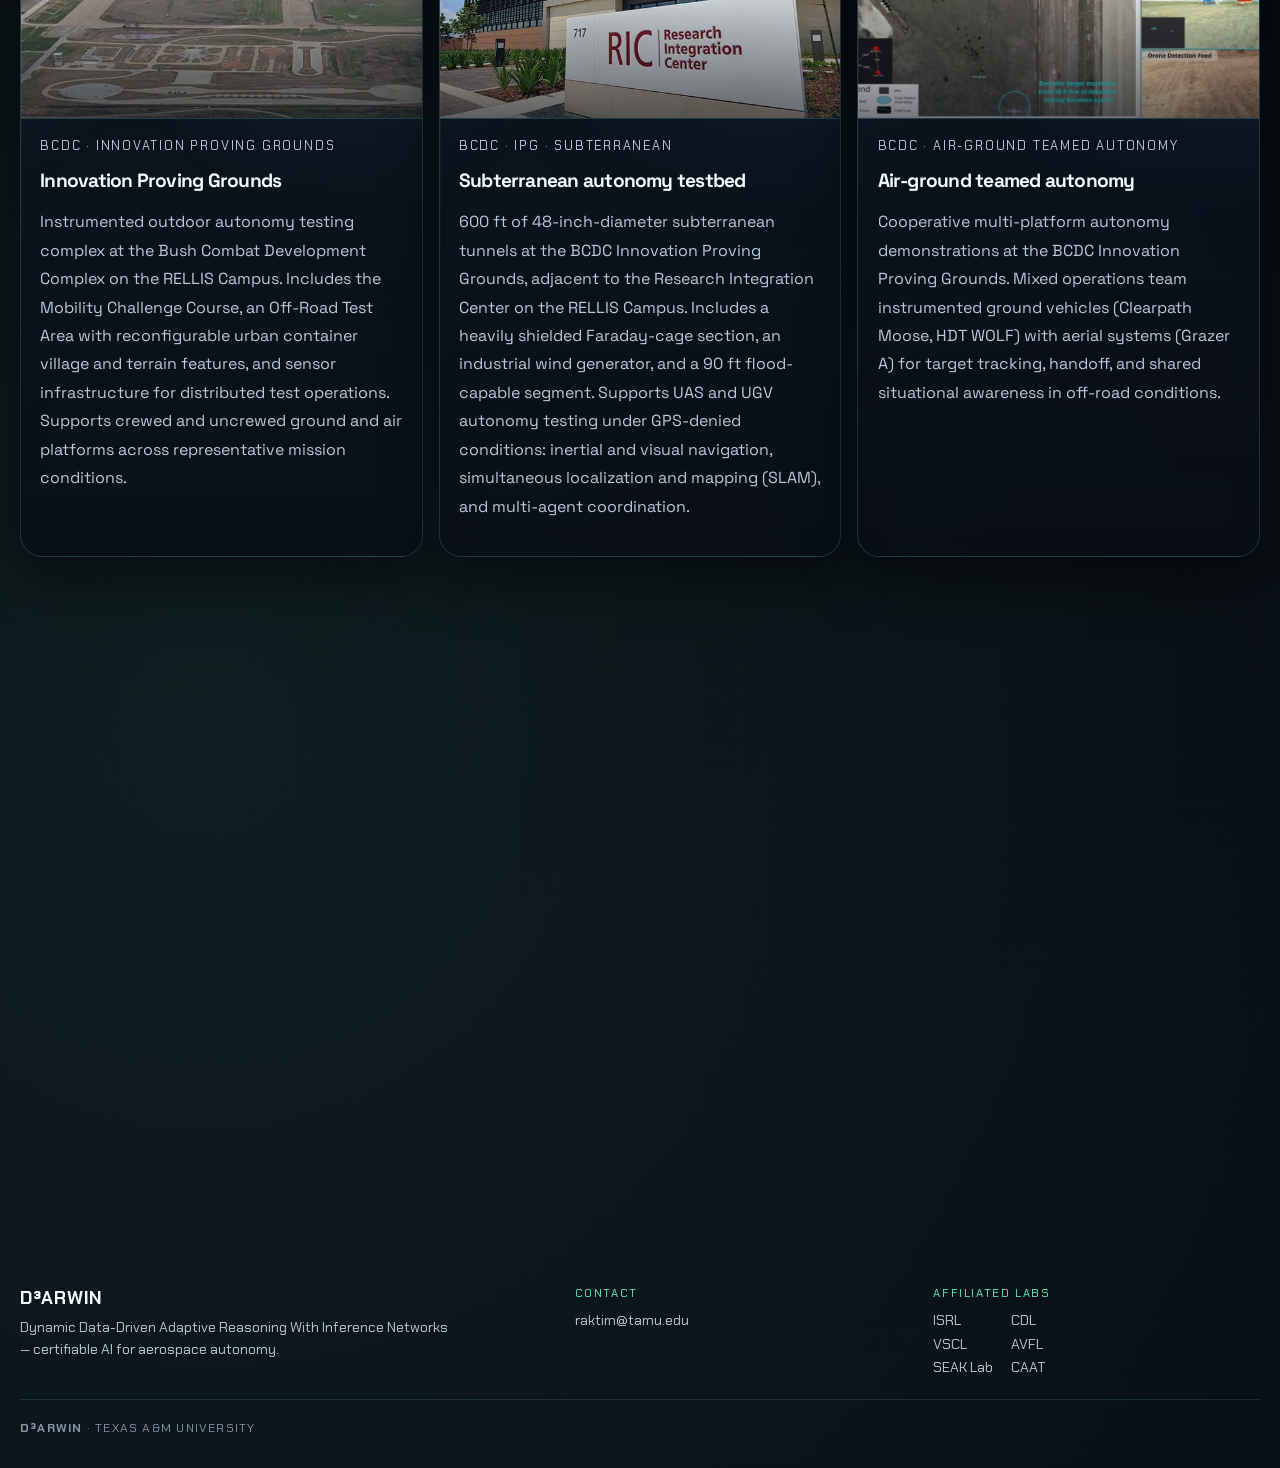
<file: flight-tests.html>
<!doctype html>
<html lang="en">
  <head>
    <meta charset="UTF-8" />
    <meta name="viewport" content="width=device-width, initial-scale=1.0" />
    <meta name="theme-color" content="#030507" />
    <link rel="icon" href="data:image/svg+xml,%3Csvg%20xmlns%3D%27http%3A%2F%2Fwww.w3.org%2F2000%2Fsvg%27%20viewBox%3D%270%200%2032%2032%27%3E%3Crect%20width%3D%2732%27%20height%3D%2732%27%20rx%3D%276%27%20fill%3D%27%23061226%27%2F%3E%3Ctext%20x%3D%2716%27%20y%3D%2723%27%20font-size%3D%2720%27%20text-anchor%3D%27middle%27%20fill%3D%27%236fe8ff%27%20font-family%3D%27sans-serif%27%20font-weight%3D%27700%27%3ED%3C%2Ftext%3E%3C%2Fsvg%3E" />
    <title>Flight Tests | D³ARWIN</title>
    <meta
      name="description"
      content="Flight-test infrastructure for the D³ARWIN program at Texas A&M University: instrumented airframes, hardware-in-the-loop benches, and captive-carry trials supporting verification and validation of onboard algorithms."
    />
    <link rel="canonical" href="https://d3arwin.github.io/flight-tests.html" />
    <meta property="og:type" content="website" />
    <meta property="og:site_name" content="D³ARWIN" />
    <meta property="og:url" content="https://d3arwin.github.io/flight-tests.html" />
    <meta property="og:title" content="Flight Tests | D³ARWIN" />
    <meta property="og:description" content="Instrumented airframes, hardware-in-the-loop benches, and captive-carry trials supporting verification and validation of D³ARWIN onboard algorithms." />
    <meta property="og:image" content="https://d3arwin.github.io/assets/images/og-preview.png" />
    <meta property="og:image:width" content="1200" />
    <meta property="og:image:height" content="630" />
    <meta property="og:image:alt" content="D³ARWIN — Dynamic Data-Driven Adaptive Reasoning With Inference Networks" />
    <meta name="twitter:card" content="summary_large_image" />
    <meta name="twitter:title" content="Flight Tests | D³ARWIN" />
    <meta name="twitter:description" content="Flight-test platforms and test activities supporting V&amp;V of D³ARWIN algorithms." />
    <meta name="twitter:image" content="https://d3arwin.github.io/assets/images/og-preview.png" />
    <link rel="preconnect" href="https://fonts.googleapis.com" />
    <link rel="preconnect" href="https://fonts.gstatic.com" crossorigin />
    <link rel="dns-prefetch" href="https://fonts.googleapis.com" />
    <link rel="dns-prefetch" href="https://fonts.gstatic.com" />
    <link
      href="https://fonts.googleapis.com/css2?family=Chakra+Petch:wght@400;500;600;700&family=Space+Grotesk:wght@400;500;700&display=swap"
      rel="stylesheet" media="print" onload="this.media='all'"
    />
    <noscript><link
      href="https://fonts.googleapis.com/css2?family=Chakra+Petch:wght@400;500;600;700&family=Space+Grotesk:wght@400;500;700&display=swap"
      rel="stylesheet"
    /></noscript>
    <link
      href="https://fonts.googleapis.com/css2?family=Material+Symbols+Rounded:opsz,wght,FILL,GRAD@20..48,300..700,0..1,-50..200&display=block"
      rel="stylesheet"
    />
    <link rel="stylesheet" href="styles.css?v=18" />
  </head>
  <body>
    <div class="aurora aurora-left"></div>
    <div class="aurora aurora-right"></div>
    <div class="grain"></div>

    <nav class="top-nav" aria-label="Primary">
      <a class="nav-brand" href="index.html">
        <span class="material-symbols-rounded nav-brand-icon">deployed_code</span>
        <span class="nav-brand-copy">
          <span class="nav-brand-title">D³ARWIN</span>
          <span class="nav-brand-subtitle">DYNAMIC DATA-DRIVEN ADAPTIVE REASONING WITH INFERENCE NETWORKS</span>
        </span>
      </a>
      <div class="nav-menu">
        <a class="nav-link" href="index.html">Home</a>
        <a class="nav-link" href="research.html">Research</a>
        <a class="nav-link" href="flight-tests.html">Flight Tests</a>
        <a class="nav-link" href="publications.html">Publications</a>
        <a class="nav-link" href="about.html">About</a>
      </div>
    </nav>

    <header class="page-hero">
      <svg class="page-hero-mark" viewBox="0 0 220 24" aria-hidden="true" focusable="false">
        <g stroke="rgba(116, 246, 255, 0.38)" stroke-width="1" fill="none" stroke-linecap="round">
          <path d="M12 12 L52 12" />
          <path d="M52 12 L92 12" />
          <path d="M92 12 L132 12" />
          <path d="M132 12 L172 12" />
          <path d="M172 12 L208 12" />
        </g>
        <g fill="rgba(116, 246, 255, 0.9)">
          <circle cx="12" cy="12" r="2.6" />
          <circle cx="52" cy="12" r="2.4" />
          <circle cx="92" cy="12" r="3.2" />
          <circle cx="132" cy="12" r="2.4" />
          <circle cx="172" cy="12" r="2.4" />
          <circle cx="208" cy="12" r="2.6" />
        </g>
      </svg>
      <p class="badge">Flight Tests</p>
      <h1>Flight Test Capability</h1>
      <p class="lede">
        Flight-test infrastructure at Texas A&amp;M University supports verification and validation
        of algorithms developed within the <span class="darwin-brand">D³ARWIN</span> framework.
        The Vehicle Systems &amp; Control Laboratory (VSCL) and Advanced Vertical Flight Laboratory
        (AVFL) contribute instrumented fixed-wing, small-UAS, and rotorcraft platforms,
        a pilot-in-the-loop flight simulator, and a dedicated UAS flight-testing facility on
        the RELLIS campus.
      </p>
    </header>

    <main>
      <section class="panel flight-test-panel">
        <div class="flight-test-body">
          <p class="section-kicker">Overview</p>
          <h2>Verification and validation sequence</h2>
          <p>
            Candidate algorithms progress through a staged verification sequence:
            software-in-the-loop (SIL) simulation; pilot-in-the-loop nonlinear six-DOF
            simulation on the VSCL Engineering Flight Simulator; captive-carry
            instrumented trials on VSCL and AVFL airframes; and closed-loop autonomous
            operation under safety-monitor supervision. Test procedures, data acquisition
            configurations, and post-flight analyses are documented for independent review.
          </p>
          <p class="flight-test-meta">
            <span class="material-symbols-rounded" aria-hidden="true">flight</span>
            Instrumented airframes · pilot-in-the-loop simulation · flight telemetry
          </p>
        </div>
      </section>

      <h2 class="section-heading">Platforms</h2>
      <p class="section-intro">Instrumented test articles operated by the affiliated laboratories.</p>
      <div class="grid grid-2">
        <article class="card">
          <div class="card-media">
            <picture>
              <source srcset="assets/images/flight-tests/pegasus.webp" type="image/webp" />
              <img src="assets/images/flight-tests/pegasus.jpg" alt="VSCL Pegasus UAS fixed-wing aircraft" loading="lazy" />
            </picture>
          </div>
          <span class="material-symbols-rounded panel-symbol" aria-hidden="true">flight</span>
          <p class="section-kicker">VSCL · Fixed-wing</p>
          <h3>Pegasus UAS</h3>
          <p>12 ft wingspan; MTOW 108 lbf with 30 lbf payload; 90 kt maximum and 26 kt stall; endurance over one hour. Fuselage accepts a 12U half-rack bay for flight-test instrumentation. Designed and patented by VSCL.</p>
        </article>
        <article class="card">
          <div class="card-media">
            <picture>
              <source srcset="assets/images/flight-tests/anaconda.webp" type="image/webp" />
              <img src="assets/images/flight-tests/anaconda.jpg" alt="VSCL Anaconda small UAS in field configuration" loading="lazy" />
            </picture>
          </div>
          <span class="material-symbols-rounded panel-symbol" aria-hidden="true">flight</span>
          <p class="section-kicker">VSCL · Small UAS</p>
          <h3>Anaconda UAS</h3>
          <p>54 in wingspan; configurable from 5.5 to 12 lbf takeoff weight; endurance of 40 to 60 minutes. Operated with hyperspectral, DSLR, and multispectral payload variants.</p>
        </article>
        <article class="card">
          <div class="card-media">
            <picture>
              <source srcset="assets/images/flight-tests/gofly-fullscale.webp" type="image/webp" />
              <img src="assets/images/flight-tests/gofly-fullscale.jpg" alt="AVFL GoFly full-scale personal air vehicle" loading="lazy" />
            </picture>
          </div>
          <span class="material-symbols-rounded panel-symbol" aria-hidden="true">mode_of_travel</span>
          <p class="section-kicker">AVFL · GoFly · Full-scale</p>
          <h3>Personal Air Vehicle</h3>
          <p>All-electric coaxial rotorcraft developed for the Boeing GoFly Prize. 750 lb gross weight with 200 lb payload; 8.2 ft rotor diameter; 11 kWh / 600 V air-cooled battery driving 55 HP motors; measured 73 dBA at 50 ft during takeoff.</p>
        </article>
        <article class="card">
          <div class="card-media">
            <picture>
              <source srcset="assets/images/flight-tests/gofly-aria.webp" type="image/webp" />
              <img src="assets/images/flight-tests/gofly-aria.jpg" alt="AVFL GoFly one-third-scale flight demonstrator" loading="lazy" />
            </picture>
          </div>
          <span class="material-symbols-rounded panel-symbol" aria-hidden="true">mode_of_travel</span>
          <p class="section-kicker">AVFL · GoFly · Phase III</p>
          <h3>One-third-scale demonstrator</h3>
          <p>22 lb prototype flown during the GoFly Prize Phase III competition in February 2020. Uses the coaxial rotor and fly-by-wire control architecture of the full-scale vehicle. Phase I (2018) and Phase II (2019) prize-winning team.</p>
        </article>
      </div>

      <h2 class="section-heading">Facilities</h2>
      <p class="section-intro">Dedicated infrastructure supporting pilot-in-the-loop simulation and outdoor UAS flight testing.</p>
      <div class="grid">
        <article class="card">
          <div class="card-media">
            <picture>
              <source srcset="assets/images/flight-tests/efs.webp" type="image/webp" />
              <img src="assets/images/flight-tests/efs.jpg" alt="VSCL Engineering Flight Simulator with pilot station" loading="lazy" />
            </picture>
          </div>
          <span class="material-symbols-rounded panel-symbol" aria-hidden="true">desktop_windows</span>
          <p class="section-kicker">VSCL · Simulator</p>
          <h3>Engineering Flight Simulator</h3>
          <p>Real-time nonlinear six-DOF pilot-in-the-loop fixed-base simulator. 150° field-of-view projection at 30 Hz. Cockpit based on a surplus T-37 airframe with YF-16 sidestick and glass-cockpit instrumentation. Nine quad-core compute nodes support four concurrent operator stations and three UAS interfaces.</p>
        </article>
        <article class="card">
          <div class="card-media">
            <picture>
              <source srcset="assets/images/flight-tests/rellis-hangar.webp" type="image/webp" />
              <img src="assets/images/flight-tests/rellis-hangar.jpg" alt="RELLIS campus hangar interior" loading="lazy" />
            </picture>
          </div>
          <span class="material-symbols-rounded panel-symbol" aria-hidden="true">warehouse</span>
          <p class="section-kicker">VSCL · Hangar &amp; fab</p>
          <h3>RELLIS hangar and fabrication shops</h3>
          <p>12,000 ft² hangar with preflight briefing room and real-time weather display. On-site fabrication shops for metal, wood, and composite builds. Located on the TAMUS RELLIS campus, seven miles northwest of the main campus.</p>
        </article>
        <article class="card">
          <div class="card-media">
            <picture>
              <source srcset="assets/images/flight-tests/rellis-aerial.webp" type="image/webp" />
              <img src="assets/images/flight-tests/rellis-aerial.jpg" alt="Aerial view of the RELLIS Campus" loading="lazy" />
            </picture>
          </div>
          <span class="material-symbols-rounded panel-symbol" aria-hidden="true">explore</span>
          <p class="section-kicker">TAMUS · RELLIS Campus</p>
          <h3>RELLIS Campus flight operations</h3>
          <p>15,000+ acres of controlled-access land including a 1,300-acre Proving Grounds. Five full-scale runways support crewed, uncrewed, wheeled, and tracked platforms. A dedicated FAA-approved BVLOS corridor spans more than 12 miles. Authorized under FAA Part 107 and multiple Part 91 Certificates of Authorization. On-site instrumentation includes PTZ and thermal cameras, radar, GPS-RTK reference, and weather and visibility sensors.</p>
        </article>

        <article class="card">
          <div class="card-media">
            <picture>
              <source srcset="assets/images/flight-tests/bcdc-ipg-aerial.webp" type="image/webp" />
              <img src="assets/images/flight-tests/bcdc-ipg-aerial.jpg" alt="Aerial view of the BCDC Innovation Proving Grounds at RELLIS" loading="lazy" />
            </picture>
          </div>
          <span class="material-symbols-rounded panel-symbol" aria-hidden="true">landscape</span>
          <p class="section-kicker">BCDC · Innovation Proving Grounds</p>
          <h3>Innovation Proving Grounds</h3>
          <p>Instrumented outdoor autonomy testing complex at the Bush Combat Development Complex on the RELLIS Campus. Includes the Mobility Challenge Course, an Off-Road Test Area with reconfigurable urban container village and terrain features, and sensor infrastructure for distributed test operations. Supports crewed and uncrewed ground and air platforms across representative mission conditions.</p>
        </article>

        <article class="card">
          <div class="card-media">
            <picture>
              <source srcset="assets/images/flight-tests/bcdc-ric.webp" type="image/webp" />
              <img src="assets/images/flight-tests/bcdc-ric.jpg" alt="Research Integration Center at the Bush Combat Development Complex" loading="lazy" />
            </picture>
          </div>
          <span class="material-symbols-rounded panel-symbol" aria-hidden="true">location_off</span>
          <p class="section-kicker">BCDC · IPG · Subterranean</p>
          <h3>Subterranean autonomy testbed</h3>
          <p>600 ft of 48-inch-diameter subterranean tunnels at the BCDC Innovation Proving Grounds, adjacent to the Research Integration Center on the RELLIS Campus. Includes a heavily shielded Faraday-cage section, an industrial wind generator, and a 90 ft flood-capable segment. Supports UAS and UGV autonomy testing under GPS-denied conditions: inertial and visual navigation, simultaneous localization and mapping (SLAM), and multi-agent coordination.</p>
        </article>

        <article class="card">
          <div class="card-media">
            <picture>
              <source srcset="assets/images/flight-tests/bcdc-mote.webp" type="image/webp" />
              <img src="assets/images/flight-tests/bcdc-mote.jpg" alt="Annotated BCDC demonstration: Jeep Cherokee, HDT WOLF UGV, and Grazer A UAV collaboratively tracking targets off-road" loading="lazy" />
            </picture>
          </div>
          <span class="material-symbols-rounded panel-symbol" aria-hidden="true">diversity_3</span>
          <p class="section-kicker">BCDC · Air-Ground Teamed Autonomy</p>
          <h3>Air-ground teamed autonomy</h3>
          <p>Cooperative multi-platform autonomy demonstrations at the BCDC Innovation Proving Grounds. Mixed operations team instrumented ground vehicles (Clearpath Moose, HDT WOLF) with aerial systems (Grazer A) for target tracking, handoff, and shared situational awareness in off-road conditions.</p>
        </article>

        <article class="card">
          <div class="card-media card-media--contain">
            <picture>
              <source srcset="assets/images/flight-tests/rellis-map.webp" type="image/webp" />
              <img src="assets/images/flight-tests/rellis-map.jpg" alt="Map of the Lonestar UAS Test Site network across Texas" loading="lazy" />
            </picture>
          </div>
          <span class="material-symbols-rounded panel-symbol" aria-hidden="true">map</span>
          <p class="section-kicker">TAMU-CC · Autonomy Research Institute</p>
          <h3>FAA UAS Test Site · Texas</h3>
          <p>Texas A&amp;M-Corpus Christi operates one of the original FAA-designated UAS Test Sites (certified June 2014 as the Lone Star UAS Center of Excellence &amp; Innovation; redesignated the Autonomy Research Institute in 2024). Eleven ranges span more than 6,000 square miles of proposed airspace from the Gulf Coast to Big Bend, with over 5,500 research flights conducted.</p>
        </article>

        <article class="card">
          <div class="card-media">
            <picture>
              <source srcset="assets/images/flight-tests/fortworth.webp" type="image/webp" />
              <img src="assets/images/flight-tests/fortworth.jpg" alt="Aerial rendering of the Texas A&M-Fort Worth campus" loading="lazy" />
            </picture>
          </div>
          <span class="material-symbols-rounded panel-symbol" aria-hidden="true">apartment</span>
          <p class="section-kicker">TAMU-Fort Worth · Advanced Aviation</p>
          <h3>Center for Advanced Aviation Technologies</h3>
          <p>Authorized by the FAA Reauthorization Act of 2024, with its laboratory component anchored at the Texas A&amp;M-Fort Worth campus (opening Fall 2026). Research scope includes uncrewed systems, advanced air mobility, and supersonic and hypersonic aircraft. Hypersonics research led by Associate Dean for Research Ivett Leyva; operational test airspace coordinated through the Autonomy Research Institute.</p>
        </article>
      </div>

    </main>

    <div data-include="assets/partials/footer.html"></div>
    <script src="assets/js/ui-effects.js?v=2"></script>
  </body>
</html>
</file>
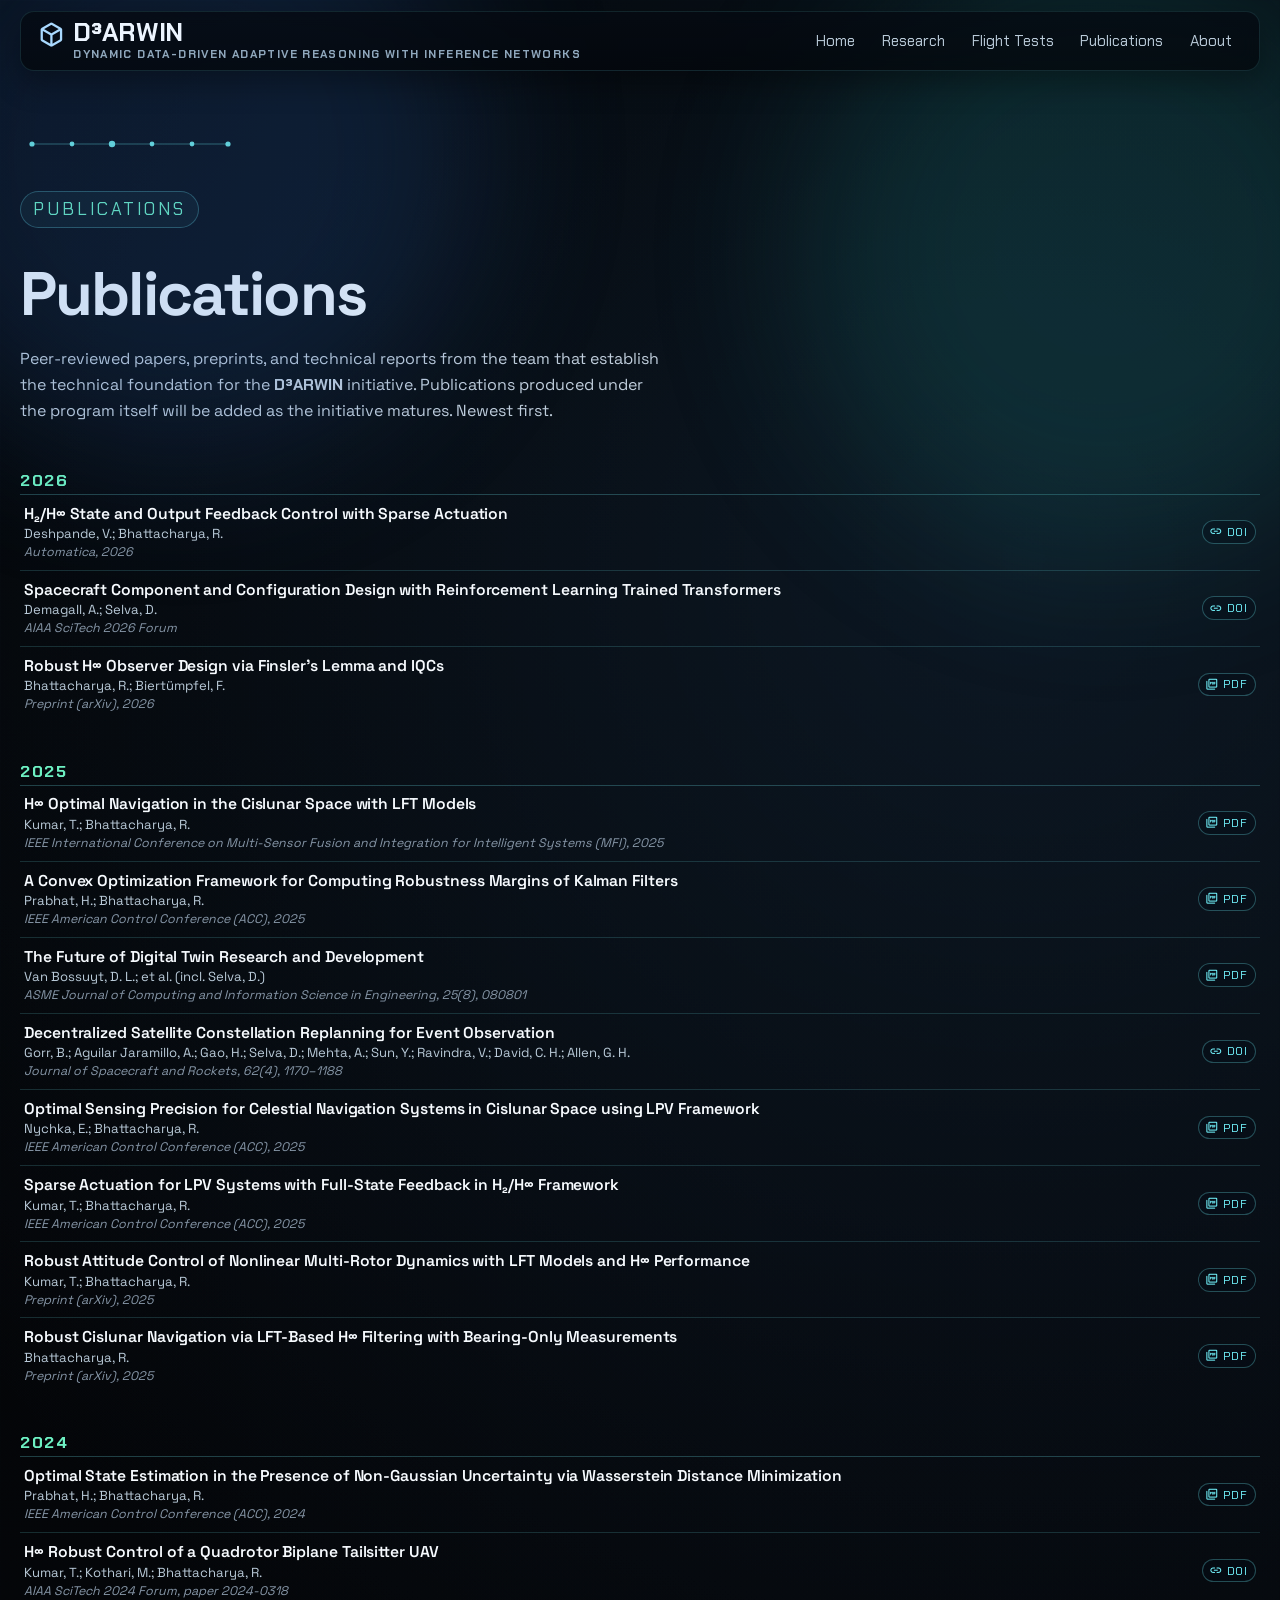
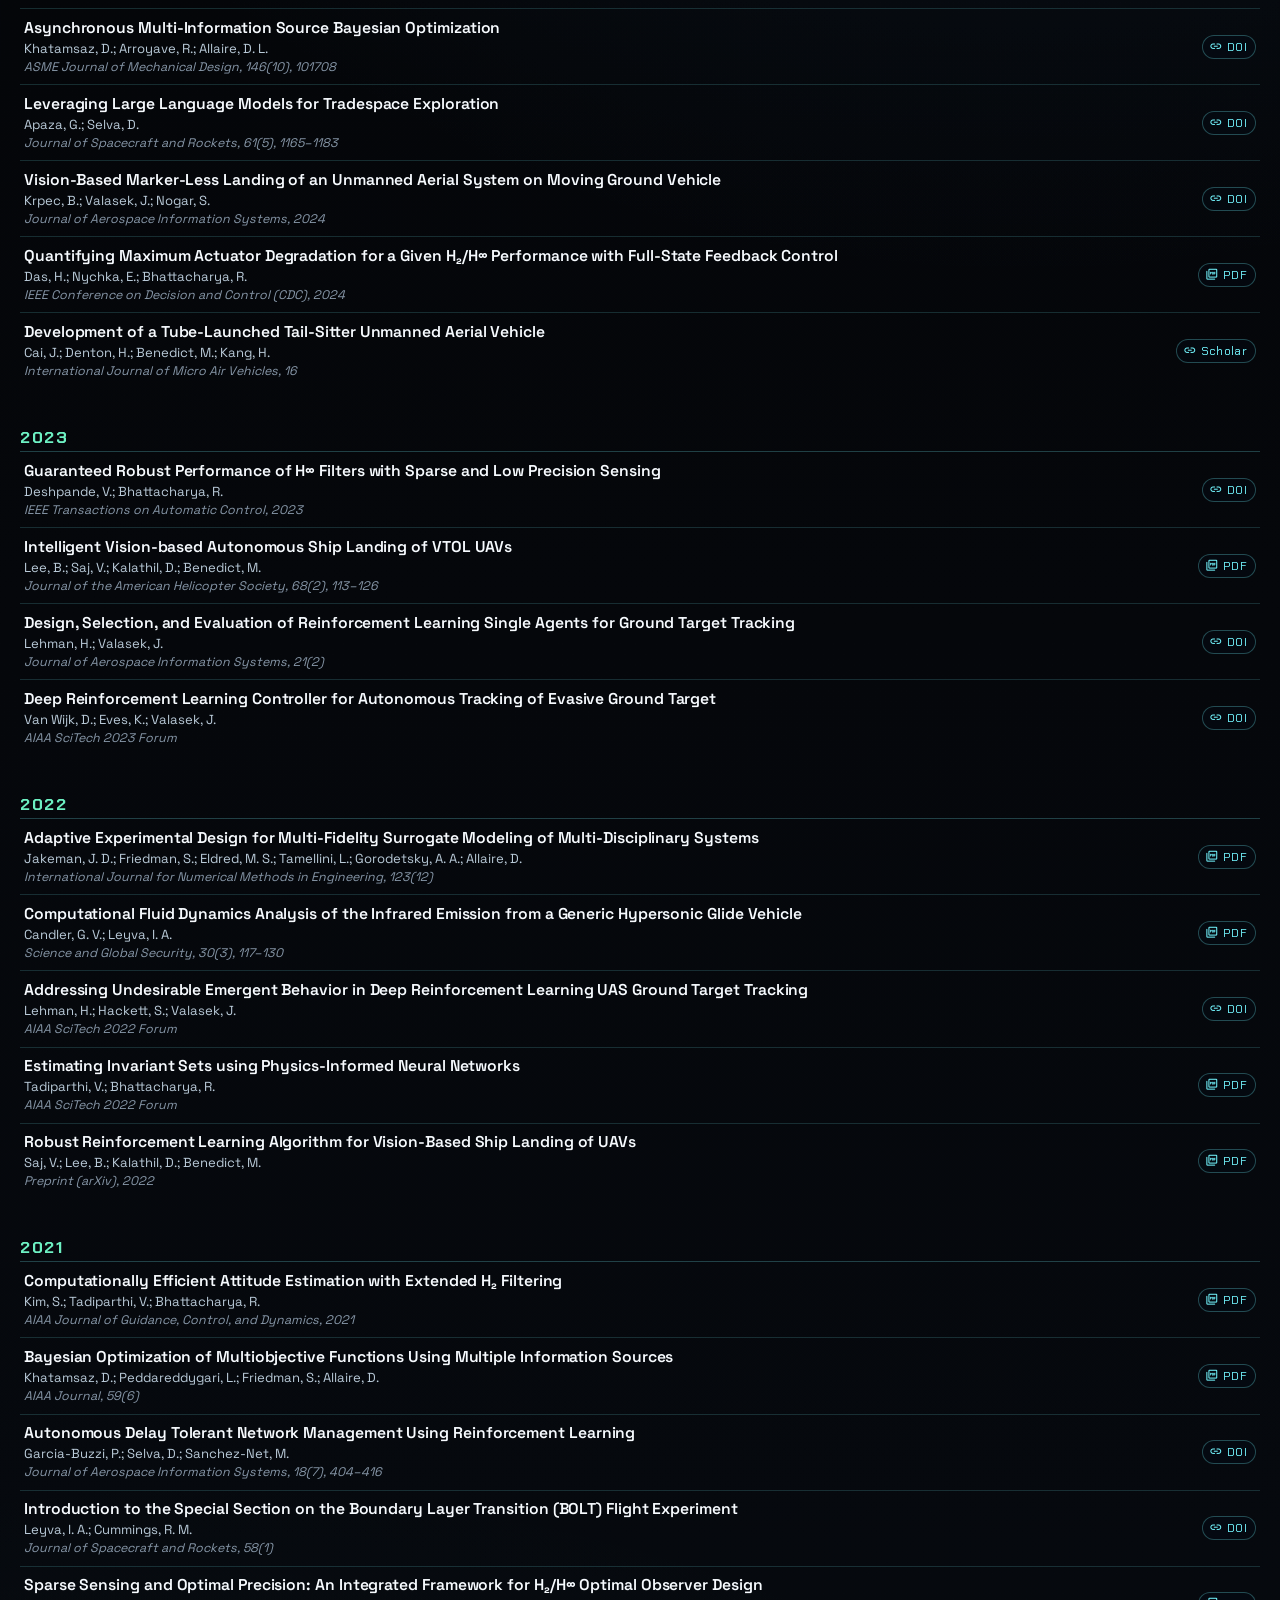
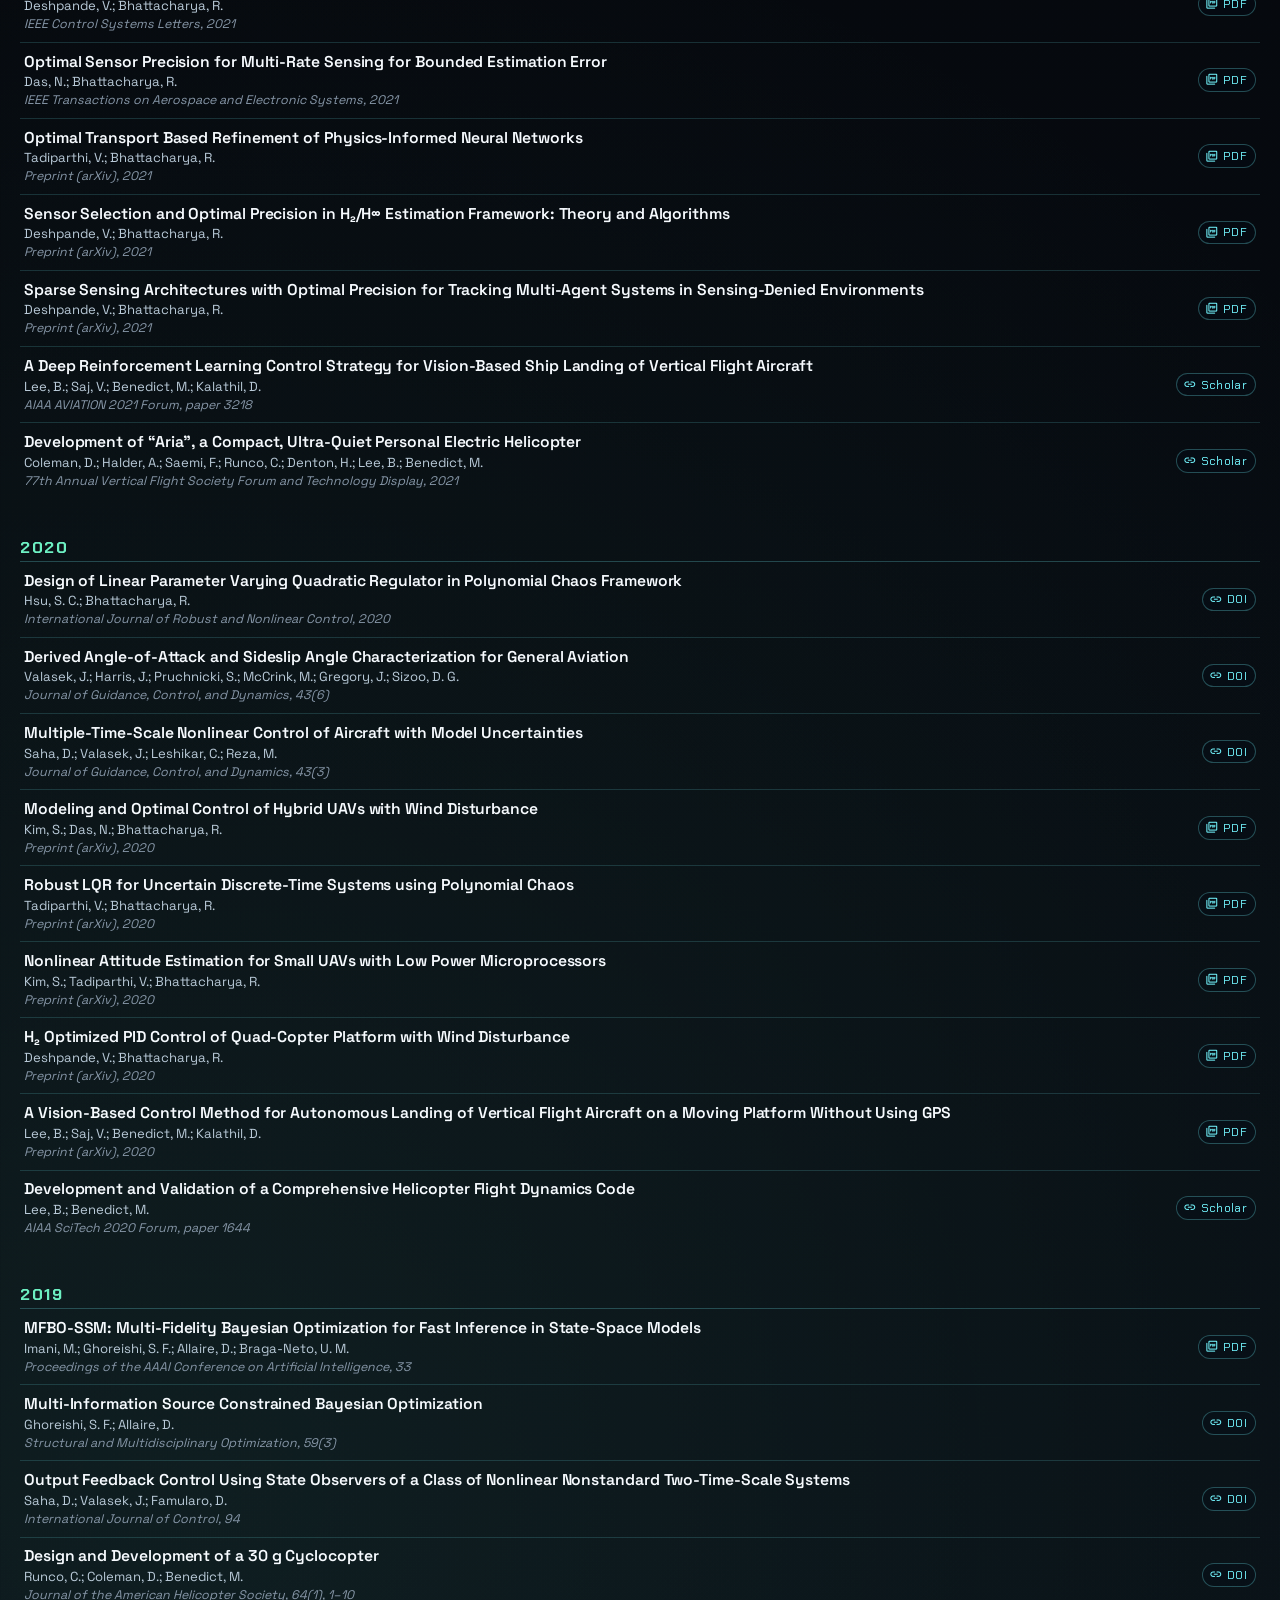
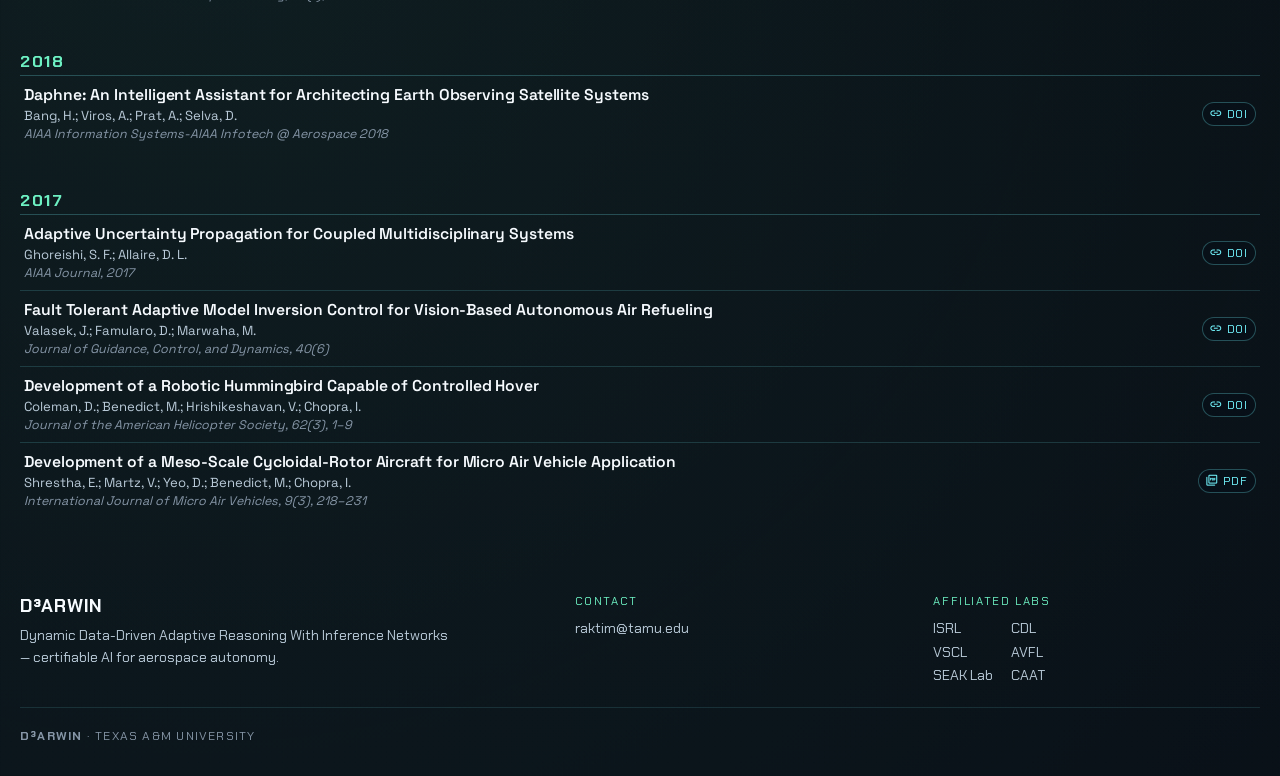
<file: publications.html>
<!doctype html>
<html lang="en">
  <head>
    <meta charset="UTF-8" />
    <meta name="viewport" content="width=device-width, initial-scale=1.0" />
    <meta name="theme-color" content="#030507" />
    <link rel="icon" href="data:image/svg+xml,%3Csvg%20xmlns%3D%27http%3A%2F%2Fwww.w3.org%2F2000%2Fsvg%27%20viewBox%3D%270%200%2032%2032%27%3E%3Crect%20width%3D%2732%27%20height%3D%2732%27%20rx%3D%276%27%20fill%3D%27%23061226%27%2F%3E%3Ctext%20x%3D%2716%27%20y%3D%2723%27%20font-size%3D%2720%27%20text-anchor%3D%27middle%27%20fill%3D%27%236fe8ff%27%20font-family%3D%27sans-serif%27%20font-weight%3D%27700%27%3ED%3C%2Ftext%3E%3C%2Fsvg%3E" />
    <title>Publications | D³ARWIN</title>
    <meta
      name="description"
      content="Peer-reviewed papers, preprints, and technical reports from the team that establish the technical foundation for the D³ARWIN initiative at Texas A&M University."
    />
    <link rel="canonical" href="https://d3arwin.github.io/publications.html" />
    <meta property="og:type" content="website" />
    <meta property="og:site_name" content="D³ARWIN" />
    <meta property="og:url" content="https://d3arwin.github.io/publications.html" />
    <meta property="og:title" content="Publications | D³ARWIN" />
    <meta property="og:description" content="Peer-reviewed papers, preprints, and technical reports from the team that establish the technical foundation for the D³ARWIN initiative." />
    <meta property="og:image" content="https://d3arwin.github.io/assets/images/og-preview.png" />
    <meta property="og:image:width" content="1200" />
    <meta property="og:image:height" content="630" />
    <meta property="og:image:alt" content="D³ARWIN — Dynamic Data-Driven Adaptive Reasoning With Inference Networks" />
    <meta name="twitter:card" content="summary_large_image" />
    <meta name="twitter:title" content="Publications | D³ARWIN" />
    <meta name="twitter:description" content="Papers and preprints establishing the technical foundation for the D³ARWIN initiative." />
    <meta name="twitter:image" content="https://d3arwin.github.io/assets/images/og-preview.png" />
    <link rel="preconnect" href="https://fonts.googleapis.com" />
    <link rel="preconnect" href="https://fonts.gstatic.com" crossorigin />
    <link rel="dns-prefetch" href="https://fonts.googleapis.com" />
    <link rel="dns-prefetch" href="https://fonts.gstatic.com" />
    <link
      href="https://fonts.googleapis.com/css2?family=Chakra+Petch:wght@400;500;600;700&family=Space+Grotesk:wght@400;500;700&display=swap"
      rel="stylesheet" media="print" onload="this.media='all'"
    />
    <noscript><link
      href="https://fonts.googleapis.com/css2?family=Chakra+Petch:wght@400;500;600;700&family=Space+Grotesk:wght@400;500;700&display=swap"
      rel="stylesheet"
    /></noscript>
    <link
      href="https://fonts.googleapis.com/css2?family=Material+Symbols+Rounded:opsz,wght,FILL,GRAD@20..48,300..700,0..1,-50..200&display=block"
      rel="stylesheet"
    />
    <link rel="stylesheet" href="styles.css?v=20" />
  </head>
  <body>
    <div class="aurora aurora-left"></div>
    <div class="aurora aurora-right"></div>
    <div class="grain"></div>

    <nav class="top-nav" aria-label="Primary">
      <a class="nav-brand" href="index.html">
        <span class="material-symbols-rounded nav-brand-icon">deployed_code</span>
        <span class="nav-brand-copy">
          <span class="nav-brand-title">D³ARWIN</span>
          <span class="nav-brand-subtitle">DYNAMIC DATA-DRIVEN ADAPTIVE REASONING WITH INFERENCE NETWORKS</span>
        </span>
      </a>
      <div class="nav-menu">
        <a class="nav-link" href="index.html">Home</a>
        <a class="nav-link" href="research.html">Research</a>
        <a class="nav-link" href="flight-tests.html">Flight Tests</a>
        <a class="nav-link" href="publications.html">Publications</a>
        <a class="nav-link" href="about.html">About</a>
      </div>
    </nav>

    <header class="page-hero">
      <svg class="page-hero-mark" viewBox="0 0 220 24" aria-hidden="true" focusable="false">
        <g stroke="rgba(116, 246, 255, 0.38)" stroke-width="1" fill="none" stroke-linecap="round">
          <path d="M12 12 L52 12" />
          <path d="M52 12 L92 12" />
          <path d="M92 12 L132 12" />
          <path d="M132 12 L172 12" />
          <path d="M172 12 L208 12" />
        </g>
        <g fill="rgba(116, 246, 255, 0.9)">
          <circle cx="12" cy="12" r="2.6" />
          <circle cx="52" cy="12" r="2.4" />
          <circle cx="92" cy="12" r="3.2" />
          <circle cx="132" cy="12" r="2.4" />
          <circle cx="172" cy="12" r="2.4" />
          <circle cx="208" cy="12" r="2.6" />
        </g>
      </svg>
      <p class="badge">Publications</p>
      <h1>Publications</h1>
      <p class="lede">
        Peer-reviewed papers, preprints, and technical reports from the team
        that establish the technical foundation for the
        <span class="darwin-brand">D³ARWIN</span> initiative. Publications
        produced under the program itself will be added as the initiative
        matures. Newest first.
      </p>
    </header>

    <main>

      <section class="pub-group">
        <h2 class="pub-year-heading">2026</h2>
        <ol class="pub-items">
          <li class="publication">
            <h3 class="publication-title">H₂/H∞ State and Output Feedback Control with Sparse Actuation</h3>
            <p class="publication-authors">Deshpande, V.; Bhattacharya, R.</p>
            <p class="publication-venue">Automatica, 2026</p>
            <div class="publication-links">
              <a class="publication-link" href="https://doi.org/10.1016/j.automatica.2025.112508" target="_blank" rel="noopener"><span class="material-symbols-rounded" aria-hidden="true">link</span>DOI</a>
            </div>
          </li>
          <li class="publication">
            <h3 class="publication-title">Spacecraft Component and Configuration Design with Reinforcement Learning Trained Transformers</h3>
            <p class="publication-authors">Demagall, A.; Selva, D.</p>
            <p class="publication-venue">AIAA SciTech 2026 Forum</p>
            <div class="publication-links">
              <a class="publication-link" href="https://doi.org/10.2514/6.2026-0908" target="_blank" rel="noopener"><span class="material-symbols-rounded" aria-hidden="true">link</span>DOI</a>
            </div>
          </li>
          <li class="publication">
            <h3 class="publication-title">Robust H∞ Observer Design via Finsler's Lemma and IQCs</h3>
            <p class="publication-authors">Bhattacharya, R.; Biertümpfel, F.</p>
            <p class="publication-venue">Preprint (arXiv), 2026</p>
            <div class="publication-links">
              <a class="publication-link" href="https://arxiv.org/pdf/2604.03989" target="_blank" rel="noopener"><span class="material-symbols-rounded" aria-hidden="true">picture_as_pdf</span>PDF</a>
            </div>
          </li>
        </ol>
      </section>

      <section class="pub-group">
        <h2 class="pub-year-heading">2025</h2>
        <ol class="pub-items">
          <li class="publication">
            <h3 class="publication-title">H∞ Optimal Navigation in the Cislunar Space with LFT Models</h3>
            <p class="publication-authors">Kumar, T.; Bhattacharya, R.</p>
            <p class="publication-venue">IEEE International Conference on Multi-Sensor Fusion and Integration for Intelligent Systems (MFI), 2025</p>
            <div class="publication-links">
              <a class="publication-link" href="https://arxiv.org/pdf/2509.06317" target="_blank" rel="noopener"><span class="material-symbols-rounded" aria-hidden="true">picture_as_pdf</span>PDF</a>
            </div>
          </li>
          <li class="publication">
            <h3 class="publication-title">A Convex Optimization Framework for Computing Robustness Margins of Kalman Filters</h3>
            <p class="publication-authors">Prabhat, H.; Bhattacharya, R.</p>
            <p class="publication-venue">IEEE American Control Conference (ACC), 2025</p>
            <div class="publication-links">
              <a class="publication-link" href="https://arxiv.org/pdf/2403.02996" target="_blank" rel="noopener"><span class="material-symbols-rounded" aria-hidden="true">picture_as_pdf</span>PDF</a>
            </div>
          </li>
          <li class="publication">
            <h3 class="publication-title">The Future of Digital Twin Research and Development</h3>
            <p class="publication-authors">Van Bossuyt, D. L.; et al. (incl. Selva, D.)</p>
            <p class="publication-venue">ASME Journal of Computing and Information Science in Engineering, 25(8), 080801</p>
            <div class="publication-links">
              <a class="publication-link" href="https://www.researchgate.net/profile/Douglas-Van-Bossuyt/publication/390838474_The_Future_of_Digital_Twin_Research_and_Development/links/67ffe5e0bfbe974b23aad18b/The-Future-of-Digital-Twin-Research-and-Development.pdf" target="_blank" rel="noopener"><span class="material-symbols-rounded" aria-hidden="true">picture_as_pdf</span>PDF</a>
            </div>
          </li>
          <li class="publication">
            <h3 class="publication-title">Decentralized Satellite Constellation Replanning for Event Observation</h3>
            <p class="publication-authors">Gorr, B.; Aguilar Jaramillo, A.; Gao, H.; Selva, D.; Mehta, A.; Sun, Y.; Ravindra, V.; David, C. H.; Allen, G. H.</p>
            <p class="publication-venue">Journal of Spacecraft and Rockets, 62(4), 1170–1188</p>
            <div class="publication-links">
              <a class="publication-link" href="https://doi.org/10.2514/1.A36143" target="_blank" rel="noopener"><span class="material-symbols-rounded" aria-hidden="true">link</span>DOI</a>
            </div>
          </li>
          <li class="publication">
            <h3 class="publication-title">Optimal Sensing Precision for Celestial Navigation Systems in Cislunar Space using LPV Framework</h3>
            <p class="publication-authors">Nychka, E.; Bhattacharya, R.</p>
            <p class="publication-venue">IEEE American Control Conference (ACC), 2025</p>
            <div class="publication-links">
              <a class="publication-link" href="https://arxiv.org/pdf/2410.02013" target="_blank" rel="noopener"><span class="material-symbols-rounded" aria-hidden="true">picture_as_pdf</span>PDF</a>
            </div>
          </li>
          <li class="publication">
            <h3 class="publication-title">Sparse Actuation for LPV Systems with Full-State Feedback in H₂/H∞ Framework</h3>
            <p class="publication-authors">Kumar, T.; Bhattacharya, R.</p>
            <p class="publication-venue">IEEE American Control Conference (ACC), 2025</p>
            <div class="publication-links">
              <a class="publication-link" href="https://arxiv.org/pdf/2410.01118" target="_blank" rel="noopener"><span class="material-symbols-rounded" aria-hidden="true">picture_as_pdf</span>PDF</a>
            </div>
          </li>
          <li class="publication">
            <h3 class="publication-title">Robust Attitude Control of Nonlinear Multi-Rotor Dynamics with LFT Models and H∞ Performance</h3>
            <p class="publication-authors">Kumar, T.; Bhattacharya, R.</p>
            <p class="publication-venue">Preprint (arXiv), 2025</p>
            <div class="publication-links">
              <a class="publication-link" href="https://arxiv.org/pdf/2510.00208" target="_blank" rel="noopener"><span class="material-symbols-rounded" aria-hidden="true">picture_as_pdf</span>PDF</a>
            </div>
          </li>
          <li class="publication">
            <h3 class="publication-title">Robust Cislunar Navigation via LFT-Based H∞ Filtering with Bearing-Only Measurements</h3>
            <p class="publication-authors">Bhattacharya, R.</p>
            <p class="publication-venue">Preprint (arXiv), 2025</p>
            <div class="publication-links">
              <a class="publication-link" href="https://arxiv.org/pdf/2510.04942" target="_blank" rel="noopener"><span class="material-symbols-rounded" aria-hidden="true">picture_as_pdf</span>PDF</a>
            </div>
          </li>
        </ol>
      </section>

      <section class="pub-group">
        <h2 class="pub-year-heading">2024</h2>
        <ol class="pub-items">
          <li class="publication">
            <h3 class="publication-title">Optimal State Estimation in the Presence of Non-Gaussian Uncertainty via Wasserstein Distance Minimization</h3>
            <p class="publication-authors">Prabhat, H.; Bhattacharya, R.</p>
            <p class="publication-venue">IEEE American Control Conference (ACC), 2024</p>
            <div class="publication-links">
              <a class="publication-link" href="https://arxiv.org/pdf/2403.13828" target="_blank" rel="noopener"><span class="material-symbols-rounded" aria-hidden="true">picture_as_pdf</span>PDF</a>
            </div>
          </li>
          <li class="publication">
            <h3 class="publication-title">H∞ Robust Control of a Quadrotor Biplane Tailsitter UAV</h3>
            <p class="publication-authors">Kumar, T.; Kothari, M.; Bhattacharya, R.</p>
            <p class="publication-venue">AIAA SciTech 2024 Forum, paper 2024-0318</p>
            <div class="publication-links">
              <a class="publication-link" href="https://doi.org/10.2514/6.2024-0318" target="_blank" rel="noopener"><span class="material-symbols-rounded" aria-hidden="true">link</span>DOI</a>
            </div>
          </li>
          <li class="publication">
            <h3 class="publication-title">Asynchronous Multi-Information Source Bayesian Optimization</h3>
            <p class="publication-authors">Khatamsaz, D.; Arroyave, R.; Allaire, D. L.</p>
            <p class="publication-venue">ASME Journal of Mechanical Design, 146(10), 101708</p>
            <div class="publication-links">
              <a class="publication-link" href="https://doi.org/10.1115/1.4065064" target="_blank" rel="noopener"><span class="material-symbols-rounded" aria-hidden="true">link</span>DOI</a>
            </div>
          </li>
          <li class="publication">
            <h3 class="publication-title">Leveraging Large Language Models for Tradespace Exploration</h3>
            <p class="publication-authors">Apaza, G.; Selva, D.</p>
            <p class="publication-venue">Journal of Spacecraft and Rockets, 61(5), 1165–1183</p>
            <div class="publication-links">
              <a class="publication-link" href="https://doi.org/10.2514/1.A35834" target="_blank" rel="noopener"><span class="material-symbols-rounded" aria-hidden="true">link</span>DOI</a>
            </div>
          </li>
          <li class="publication">
            <h3 class="publication-title">Vision-Based Marker-Less Landing of an Unmanned Aerial System on Moving Ground Vehicle</h3>
            <p class="publication-authors">Krpec, B.; Valasek, J.; Nogar, S.</p>
            <p class="publication-venue">Journal of Aerospace Information Systems, 2024</p>
            <div class="publication-links">
              <a class="publication-link" href="https://doi.org/10.2514/1.I011282" target="_blank" rel="noopener"><span class="material-symbols-rounded" aria-hidden="true">link</span>DOI</a>
            </div>
          </li>
          <li class="publication">
            <h3 class="publication-title">Quantifying Maximum Actuator Degradation for a Given H₂/H∞ Performance with Full-State Feedback Control</h3>
            <p class="publication-authors">Das, H.; Nychka, E.; Bhattacharya, R.</p>
            <p class="publication-venue">IEEE Conference on Decision and Control (CDC), 2024</p>
            <div class="publication-links">
              <a class="publication-link" href="https://arxiv.org/pdf/2403.01333" target="_blank" rel="noopener"><span class="material-symbols-rounded" aria-hidden="true">picture_as_pdf</span>PDF</a>
            </div>
          </li>
          <li class="publication">
            <h3 class="publication-title">Development of a Tube-Launched Tail-Sitter Unmanned Aerial Vehicle</h3>
            <p class="publication-authors">Cai, J.; Denton, H.; Benedict, M.; Kang, H.</p>
            <p class="publication-venue">International Journal of Micro Air Vehicles, 16</p>
            <div class="publication-links">
              <a class="publication-link" href="https://scholar.google.com/scholar?q=Development+of+a+tube-launched+tail-sitter+unmanned+aerial+vehicle" target="_blank" rel="noopener"><span class="material-symbols-rounded" aria-hidden="true">link</span>Scholar</a>
            </div>
          </li>
        </ol>
      </section>

      <section class="pub-group">
        <h2 class="pub-year-heading">2023</h2>
        <ol class="pub-items">
          <li class="publication">
            <h3 class="publication-title">Guaranteed Robust Performance of H∞ Filters with Sparse and Low Precision Sensing</h3>
            <p class="publication-authors">Deshpande, V.; Bhattacharya, R.</p>
            <p class="publication-venue">IEEE Transactions on Automatic Control, 2023</p>
            <div class="publication-links">
              <a class="publication-link" href="https://doi.org/10.1109/TAC.2023.3276824" target="_blank" rel="noopener"><span class="material-symbols-rounded" aria-hidden="true">link</span>DOI</a>
            </div>
          </li>
          <li class="publication">
            <h3 class="publication-title">Intelligent Vision-based Autonomous Ship Landing of VTOL UAVs</h3>
            <p class="publication-authors">Lee, B.; Saj, V.; Kalathil, D.; Benedict, M.</p>
            <p class="publication-venue">Journal of the American Helicopter Society, 68(2), 113–126</p>
            <div class="publication-links">
              <a class="publication-link" href="https://arxiv.org/pdf/2202.13005" target="_blank" rel="noopener"><span class="material-symbols-rounded" aria-hidden="true">picture_as_pdf</span>PDF</a>
            </div>
          </li>
          <li class="publication">
            <h3 class="publication-title">Design, Selection, and Evaluation of Reinforcement Learning Single Agents for Ground Target Tracking</h3>
            <p class="publication-authors">Lehman, H.; Valasek, J.</p>
            <p class="publication-venue">Journal of Aerospace Information Systems, 21(2)</p>
            <div class="publication-links">
              <a class="publication-link" href="https://doi.org/10.2514/1.I011284" target="_blank" rel="noopener"><span class="material-symbols-rounded" aria-hidden="true">link</span>DOI</a>
            </div>
          </li>
          <li class="publication">
            <h3 class="publication-title">Deep Reinforcement Learning Controller for Autonomous Tracking of Evasive Ground Target</h3>
            <p class="publication-authors">Van Wijk, D.; Eves, K.; Valasek, J.</p>
            <p class="publication-venue">AIAA SciTech 2023 Forum</p>
            <div class="publication-links">
              <a class="publication-link" href="https://doi.org/10.2514/6.2023-0128" target="_blank" rel="noopener"><span class="material-symbols-rounded" aria-hidden="true">link</span>DOI</a>
            </div>
          </li>
        </ol>
      </section>

      <section class="pub-group">
        <h2 class="pub-year-heading">2022</h2>
        <ol class="pub-items">
          <li class="publication">
            <h3 class="publication-title">Adaptive Experimental Design for Multi-Fidelity Surrogate Modeling of Multi-Disciplinary Systems</h3>
            <p class="publication-authors">Jakeman, J. D.; Friedman, S.; Eldred, M. S.; Tamellini, L.; Gorodetsky, A. A.; Allaire, D.</p>
            <p class="publication-venue">International Journal for Numerical Methods in Engineering, 123(12)</p>
            <div class="publication-links">
              <a class="publication-link" href="https://www.osti.gov/servlets/purl/1855808" target="_blank" rel="noopener"><span class="material-symbols-rounded" aria-hidden="true">picture_as_pdf</span>PDF</a>
            </div>
          </li>
          <li class="publication">
            <h3 class="publication-title">Computational Fluid Dynamics Analysis of the Infrared Emission from a Generic Hypersonic Glide Vehicle</h3>
            <p class="publication-authors">Candler, G. V.; Leyva, I. A.</p>
            <p class="publication-venue">Science and Global Security, 30(3), 117–130</p>
            <div class="publication-links">
              <a class="publication-link" href="https://scienceandglobalsecurity.org/archive/2022/09/computational_fluid_dynamics_a.html" target="_blank" rel="noopener"><span class="material-symbols-rounded" aria-hidden="true">picture_as_pdf</span>PDF</a>
            </div>
          </li>
          <li class="publication">
            <h3 class="publication-title">Addressing Undesirable Emergent Behavior in Deep Reinforcement Learning UAS Ground Target Tracking</h3>
            <p class="publication-authors">Lehman, H.; Hackett, S.; Valasek, J.</p>
            <p class="publication-venue">AIAA SciTech 2022 Forum</p>
            <div class="publication-links">
              <a class="publication-link" href="https://doi.org/10.2514/6.2022-2544" target="_blank" rel="noopener"><span class="material-symbols-rounded" aria-hidden="true">link</span>DOI</a>
            </div>
          </li>
          <li class="publication">
            <h3 class="publication-title">Estimating Invariant Sets using Physics-Informed Neural Networks</h3>
            <p class="publication-authors">Tadiparthi, V.; Bhattacharya, R.</p>
            <p class="publication-venue">AIAA SciTech 2022 Forum</p>
            <div class="publication-links">
              <a class="publication-link" href="https://www.researchgate.net/profile/Vaishnav-Tadiparthi/publication/357558414_Estimating_Invariant_Sets_using_Physics-Informed_Neural_Networks/links/61dab0b7b8305f7c4b31014f/Estimating-Invariant-Sets-using-Physics-Informed-Neural-Networks.pdf" target="_blank" rel="noopener"><span class="material-symbols-rounded" aria-hidden="true">picture_as_pdf</span>PDF</a>
            </div>
          </li>
          <li class="publication">
            <h3 class="publication-title">Robust Reinforcement Learning Algorithm for Vision-Based Ship Landing of UAVs</h3>
            <p class="publication-authors">Saj, V.; Lee, B.; Kalathil, D.; Benedict, M.</p>
            <p class="publication-venue">Preprint (arXiv), 2022</p>
            <div class="publication-links">
              <a class="publication-link" href="https://arxiv.org/pdf/2209.08381" target="_blank" rel="noopener"><span class="material-symbols-rounded" aria-hidden="true">picture_as_pdf</span>PDF</a>
            </div>
          </li>
        </ol>
      </section>

      <section class="pub-group">
        <h2 class="pub-year-heading">2021</h2>
        <ol class="pub-items">
          <li class="publication">
            <h3 class="publication-title">Computationally Efficient Attitude Estimation with Extended H₂ Filtering</h3>
            <p class="publication-authors">Kim, S.; Tadiparthi, V.; Bhattacharya, R.</p>
            <p class="publication-venue">AIAA Journal of Guidance, Control, and Dynamics, 2021</p>
            <div class="publication-links">
              <a class="publication-link" href="https://arxiv.org/pdf/2006.14385" target="_blank" rel="noopener"><span class="material-symbols-rounded" aria-hidden="true">picture_as_pdf</span>PDF</a>
            </div>
          </li>
          <li class="publication">
            <h3 class="publication-title">Bayesian Optimization of Multiobjective Functions Using Multiple Information Sources</h3>
            <p class="publication-authors">Khatamsaz, D.; Peddareddygari, L.; Friedman, S.; Allaire, D.</p>
            <p class="publication-venue">AIAA Journal, 59(6)</p>
            <div class="publication-links">
              <a class="publication-link" href="https://par.nsf.gov/servlets/purl/10294588" target="_blank" rel="noopener"><span class="material-symbols-rounded" aria-hidden="true">picture_as_pdf</span>PDF</a>
            </div>
          </li>
          <li class="publication">
            <h3 class="publication-title">Autonomous Delay Tolerant Network Management Using Reinforcement Learning</h3>
            <p class="publication-authors">Garcia-Buzzi, P.; Selva, D.; Sanchez-Net, M.</p>
            <p class="publication-venue">Journal of Aerospace Information Systems, 18(7), 404–416</p>
            <div class="publication-links">
              <a class="publication-link" href="https://doi.org/10.2514/1.I010920" target="_blank" rel="noopener"><span class="material-symbols-rounded" aria-hidden="true">link</span>DOI</a>
            </div>
          </li>
          <li class="publication">
            <h3 class="publication-title">Introduction to the Special Section on the Boundary Layer Transition (BOLT) Flight Experiment</h3>
            <p class="publication-authors">Leyva, I. A.; Cummings, R. M.</p>
            <p class="publication-venue">Journal of Spacecraft and Rockets, 58(1)</p>
            <div class="publication-links">
              <a class="publication-link" href="https://doi.org/10.2514/1.A34872" target="_blank" rel="noopener"><span class="material-symbols-rounded" aria-hidden="true">link</span>DOI</a>
            </div>
          </li>
          <li class="publication">
            <h3 class="publication-title">Sparse Sensing and Optimal Precision: An Integrated Framework for H₂/H∞ Optimal Observer Design</h3>
            <p class="publication-authors">Deshpande, V.; Bhattacharya, R.</p>
            <p class="publication-venue">IEEE Control Systems Letters, 2021</p>
            <div class="publication-links">
              <a class="publication-link" href="https://arxiv.org/pdf/2003.10887" target="_blank" rel="noopener"><span class="material-symbols-rounded" aria-hidden="true">picture_as_pdf</span>PDF</a>
            </div>
          </li>
          <li class="publication">
            <h3 class="publication-title">Optimal Sensor Precision for Multi-Rate Sensing for Bounded Estimation Error</h3>
            <p class="publication-authors">Das, N.; Bhattacharya, R.</p>
            <p class="publication-venue">IEEE Transactions on Aerospace and Electronic Systems, 2021</p>
            <div class="publication-links">
              <a class="publication-link" href="https://arxiv.org/pdf/2106.06906" target="_blank" rel="noopener"><span class="material-symbols-rounded" aria-hidden="true">picture_as_pdf</span>PDF</a>
            </div>
          </li>
          <li class="publication">
            <h3 class="publication-title">Optimal Transport Based Refinement of Physics-Informed Neural Networks</h3>
            <p class="publication-authors">Tadiparthi, V.; Bhattacharya, R.</p>
            <p class="publication-venue">Preprint (arXiv), 2021</p>
            <div class="publication-links">
              <a class="publication-link" href="https://arxiv.org/pdf/2105.12307" target="_blank" rel="noopener"><span class="material-symbols-rounded" aria-hidden="true">picture_as_pdf</span>PDF</a>
            </div>
          </li>
          <li class="publication">
            <h3 class="publication-title">Sensor Selection and Optimal Precision in H₂/H∞ Estimation Framework: Theory and Algorithms</h3>
            <p class="publication-authors">Deshpande, V.; Bhattacharya, R.</p>
            <p class="publication-venue">Preprint (arXiv), 2021</p>
            <div class="publication-links">
              <a class="publication-link" href="https://arxiv.org/pdf/2103.00750" target="_blank" rel="noopener"><span class="material-symbols-rounded" aria-hidden="true">picture_as_pdf</span>PDF</a>
            </div>
          </li>
          <li class="publication">
            <h3 class="publication-title">Sparse Sensing Architectures with Optimal Precision for Tracking Multi-Agent Systems in Sensing-Denied Environments</h3>
            <p class="publication-authors">Deshpande, V.; Bhattacharya, R.</p>
            <p class="publication-venue">Preprint (arXiv), 2021</p>
            <div class="publication-links">
              <a class="publication-link" href="https://arxiv.org/pdf/2103.00739" target="_blank" rel="noopener"><span class="material-symbols-rounded" aria-hidden="true">picture_as_pdf</span>PDF</a>
            </div>
          </li>
          <li class="publication">
            <h3 class="publication-title">A Deep Reinforcement Learning Control Strategy for Vision-Based Ship Landing of Vertical Flight Aircraft</h3>
            <p class="publication-authors">Lee, B.; Saj, V.; Benedict, M.; Kalathil, D.</p>
            <p class="publication-venue">AIAA AVIATION 2021 Forum, paper 3218</p>
            <div class="publication-links">
              <a class="publication-link" href="https://scholar.google.com/scholar?q=A+deep+reinforcement+learning+control+strategy+for+vision-based+ship+landing+of+vertical+flight+aircraft" target="_blank" rel="noopener"><span class="material-symbols-rounded" aria-hidden="true">link</span>Scholar</a>
            </div>
          </li>
          <li class="publication">
            <h3 class="publication-title">Development of &ldquo;Aria&rdquo;, a Compact, Ultra-Quiet Personal Electric Helicopter</h3>
            <p class="publication-authors">Coleman, D.; Halder, A.; Saemi, F.; Runco, C.; Denton, H.; Lee, B.; Benedict, M.</p>
            <p class="publication-venue">77th Annual Vertical Flight Society Forum and Technology Display, 2021</p>
            <div class="publication-links">
              <a class="publication-link" href="https://scholar.google.com/scholar?q=Development+of+Aria+compact+ultra-quiet+personal+electric+helicopter" target="_blank" rel="noopener"><span class="material-symbols-rounded" aria-hidden="true">link</span>Scholar</a>
            </div>
          </li>
        </ol>
      </section>

      <section class="pub-group">
        <h2 class="pub-year-heading">2020</h2>
        <ol class="pub-items">
          <li class="publication">
            <h3 class="publication-title">Design of Linear Parameter Varying Quadratic Regulator in Polynomial Chaos Framework</h3>
            <p class="publication-authors">Hsu, S. C.; Bhattacharya, R.</p>
            <p class="publication-venue">International Journal of Robust and Nonlinear Control, 2020</p>
            <div class="publication-links">
              <a class="publication-link" href="https://doi.org/10.1002/rnc.5128" target="_blank" rel="noopener"><span class="material-symbols-rounded" aria-hidden="true">link</span>DOI</a>
            </div>
          </li>
          <li class="publication">
            <h3 class="publication-title">Derived Angle-of-Attack and Sideslip Angle Characterization for General Aviation</h3>
            <p class="publication-authors">Valasek, J.; Harris, J.; Pruchnicki, S.; McCrink, M.; Gregory, J.; Sizoo, D. G.</p>
            <p class="publication-venue">Journal of Guidance, Control, and Dynamics, 43(6)</p>
            <div class="publication-links">
              <a class="publication-link" href="https://doi.org/10.2514/1.G004010" target="_blank" rel="noopener"><span class="material-symbols-rounded" aria-hidden="true">link</span>DOI</a>
            </div>
          </li>
          <li class="publication">
            <h3 class="publication-title">Multiple-Time-Scale Nonlinear Control of Aircraft with Model Uncertainties</h3>
            <p class="publication-authors">Saha, D.; Valasek, J.; Leshikar, C.; Reza, M.</p>
            <p class="publication-venue">Journal of Guidance, Control, and Dynamics, 43(3)</p>
            <div class="publication-links">
              <a class="publication-link" href="https://doi.org/10.2514/1.G004303" target="_blank" rel="noopener"><span class="material-symbols-rounded" aria-hidden="true">link</span>DOI</a>
            </div>
          </li>
          <li class="publication">
            <h3 class="publication-title">Modeling and Optimal Control of Hybrid UAVs with Wind Disturbance</h3>
            <p class="publication-authors">Kim, S.; Das, N.; Bhattacharya, R.</p>
            <p class="publication-venue">Preprint (arXiv), 2020</p>
            <div class="publication-links">
              <a class="publication-link" href="https://arxiv.org/pdf/2006.11192" target="_blank" rel="noopener"><span class="material-symbols-rounded" aria-hidden="true">picture_as_pdf</span>PDF</a>
            </div>
          </li>
          <li class="publication">
            <h3 class="publication-title">Robust LQR for Uncertain Discrete-Time Systems using Polynomial Chaos</h3>
            <p class="publication-authors">Tadiparthi, V.; Bhattacharya, R.</p>
            <p class="publication-venue">Preprint (arXiv), 2020</p>
            <div class="publication-links">
              <a class="publication-link" href="https://arxiv.org/pdf/2004.01690" target="_blank" rel="noopener"><span class="material-symbols-rounded" aria-hidden="true">picture_as_pdf</span>PDF</a>
            </div>
          </li>
          <li class="publication">
            <h3 class="publication-title">Nonlinear Attitude Estimation for Small UAVs with Low Power Microprocessors</h3>
            <p class="publication-authors">Kim, S.; Tadiparthi, V.; Bhattacharya, R.</p>
            <p class="publication-venue">Preprint (arXiv), 2020</p>
            <div class="publication-links">
              <a class="publication-link" href="https://arxiv.org/pdf/2003.13802" target="_blank" rel="noopener"><span class="material-symbols-rounded" aria-hidden="true">picture_as_pdf</span>PDF</a>
            </div>
          </li>
          <li class="publication">
            <h3 class="publication-title">H₂ Optimized PID Control of Quad-Copter Platform with Wind Disturbance</h3>
            <p class="publication-authors">Deshpande, V.; Bhattacharya, R.</p>
            <p class="publication-venue">Preprint (arXiv), 2020</p>
            <div class="publication-links">
              <a class="publication-link" href="https://arxiv.org/pdf/2003.13801" target="_blank" rel="noopener"><span class="material-symbols-rounded" aria-hidden="true">picture_as_pdf</span>PDF</a>
            </div>
          </li>
          <li class="publication">
            <h3 class="publication-title">A Vision-Based Control Method for Autonomous Landing of Vertical Flight Aircraft on a Moving Platform Without Using GPS</h3>
            <p class="publication-authors">Lee, B.; Saj, V.; Benedict, M.; Kalathil, D.</p>
            <p class="publication-venue">Preprint (arXiv), 2020</p>
            <div class="publication-links">
              <a class="publication-link" href="https://arxiv.org/pdf/2008.05699" target="_blank" rel="noopener"><span class="material-symbols-rounded" aria-hidden="true">picture_as_pdf</span>PDF</a>
            </div>
          </li>
          <li class="publication">
            <h3 class="publication-title">Development and Validation of a Comprehensive Helicopter Flight Dynamics Code</h3>
            <p class="publication-authors">Lee, B.; Benedict, M.</p>
            <p class="publication-venue">AIAA SciTech 2020 Forum, paper 1644</p>
            <div class="publication-links">
              <a class="publication-link" href="https://scholar.google.com/scholar?q=Development+and+validation+of+a+comprehensive+helicopter+flight+dynamics+code+Lee+Benedict" target="_blank" rel="noopener"><span class="material-symbols-rounded" aria-hidden="true">link</span>Scholar</a>
            </div>
          </li>
        </ol>
      </section>

      <section class="pub-group">
        <h2 class="pub-year-heading">2019</h2>
        <ol class="pub-items">
          <li class="publication">
            <h3 class="publication-title">MFBO-SSM: Multi-Fidelity Bayesian Optimization for Fast Inference in State-Space Models</h3>
            <p class="publication-authors">Imani, M.; Ghoreishi, S. F.; Allaire, D.; Braga-Neto, U. M.</p>
            <p class="publication-venue">Proceedings of the AAAI Conference on Artificial Intelligence, 33</p>
            <div class="publication-links">
              <a class="publication-link" href="https://ojs.aaai.org/index.php/AAAI/article/view/4784" target="_blank" rel="noopener"><span class="material-symbols-rounded" aria-hidden="true">picture_as_pdf</span>PDF</a>
            </div>
          </li>
          <li class="publication">
            <h3 class="publication-title">Multi-Information Source Constrained Bayesian Optimization</h3>
            <p class="publication-authors">Ghoreishi, S. F.; Allaire, D.</p>
            <p class="publication-venue">Structural and Multidisciplinary Optimization, 59(3)</p>
            <div class="publication-links">
              <a class="publication-link" href="https://doi.org/10.1007/s00158-018-2115-z" target="_blank" rel="noopener"><span class="material-symbols-rounded" aria-hidden="true">link</span>DOI</a>
            </div>
          </li>
          <li class="publication">
            <h3 class="publication-title">Output Feedback Control Using State Observers of a Class of Nonlinear Nonstandard Two-Time-Scale Systems</h3>
            <p class="publication-authors">Saha, D.; Valasek, J.; Famularo, D.</p>
            <p class="publication-venue">International Journal of Control, 94</p>
            <div class="publication-links">
              <a class="publication-link" href="https://doi.org/10.1080/00207179.2019.1687938" target="_blank" rel="noopener"><span class="material-symbols-rounded" aria-hidden="true">link</span>DOI</a>
            </div>
          </li>
          <li class="publication">
            <h3 class="publication-title">Design and Development of a 30 g Cyclocopter</h3>
            <p class="publication-authors">Runco, C.; Coleman, D.; Benedict, M.</p>
            <p class="publication-venue">Journal of the American Helicopter Society, 64(1), 1–10</p>
            <div class="publication-links">
              <a class="publication-link" href="https://doi.org/10.4050/JAHS.64.012008" target="_blank" rel="noopener"><span class="material-symbols-rounded" aria-hidden="true">link</span>DOI</a>
            </div>
          </li>
        </ol>
      </section>

      <section class="pub-group">
        <h2 class="pub-year-heading">2018</h2>
        <ol class="pub-items">
          <li class="publication">
            <h3 class="publication-title">Daphne: An Intelligent Assistant for Architecting Earth Observing Satellite Systems</h3>
            <p class="publication-authors">Bang, H.; Viros, A.; Prat, A.; Selva, D.</p>
            <p class="publication-venue">AIAA Information Systems-AIAA Infotech @ Aerospace 2018</p>
            <div class="publication-links">
              <a class="publication-link" href="https://doi.org/10.2514/6.2018-1366" target="_blank" rel="noopener"><span class="material-symbols-rounded" aria-hidden="true">link</span>DOI</a>
            </div>
          </li>
        </ol>
      </section>

      <section class="pub-group">
        <h2 class="pub-year-heading">2017</h2>
        <ol class="pub-items">
          <li class="publication">
            <h3 class="publication-title">Adaptive Uncertainty Propagation for Coupled Multidisciplinary Systems</h3>
            <p class="publication-authors">Ghoreishi, S. F.; Allaire, D. L.</p>
            <p class="publication-venue">AIAA Journal, 2017</p>
            <div class="publication-links">
              <a class="publication-link" href="https://doi.org/10.2514/1.J055893" target="_blank" rel="noopener"><span class="material-symbols-rounded" aria-hidden="true">link</span>DOI</a>
            </div>
          </li>
          <li class="publication">
            <h3 class="publication-title">Fault Tolerant Adaptive Model Inversion Control for Vision-Based Autonomous Air Refueling</h3>
            <p class="publication-authors">Valasek, J.; Famularo, D.; Marwaha, M.</p>
            <p class="publication-venue">Journal of Guidance, Control, and Dynamics, 40(6)</p>
            <div class="publication-links">
              <a class="publication-link" href="https://doi.org/10.2514/1.G001888" target="_blank" rel="noopener"><span class="material-symbols-rounded" aria-hidden="true">link</span>DOI</a>
            </div>
          </li>
          <li class="publication">
            <h3 class="publication-title">Development of a Robotic Hummingbird Capable of Controlled Hover</h3>
            <p class="publication-authors">Coleman, D.; Benedict, M.; Hrishikeshavan, V.; Chopra, I.</p>
            <p class="publication-venue">Journal of the American Helicopter Society, 62(3), 1–9</p>
            <div class="publication-links">
              <a class="publication-link" href="https://doi.org/10.4050/JAHS.62.032003" target="_blank" rel="noopener"><span class="material-symbols-rounded" aria-hidden="true">link</span>DOI</a>
            </div>
          </li>
          <li class="publication">
            <h3 class="publication-title">Development of a Meso-Scale Cycloidal-Rotor Aircraft for Micro Air Vehicle Application</h3>
            <p class="publication-authors">Shrestha, E.; Martz, V.; Yeo, D.; Benedict, M.; Chopra, I.</p>
            <p class="publication-venue">International Journal of Micro Air Vehicles, 9(3), 218–231</p>
            <div class="publication-links">
              <a class="publication-link" href="https://journals.sagepub.com/doi/full/10.1177/1756829317702048" target="_blank" rel="noopener"><span class="material-symbols-rounded" aria-hidden="true">picture_as_pdf</span>PDF</a>
            </div>
          </li>
        </ol>
      </section>

    </main>

    <div data-include="assets/partials/footer.html"></div>
    <script src="assets/js/ui-effects.js?v=2"></script>
  </body>
</html>
</file>
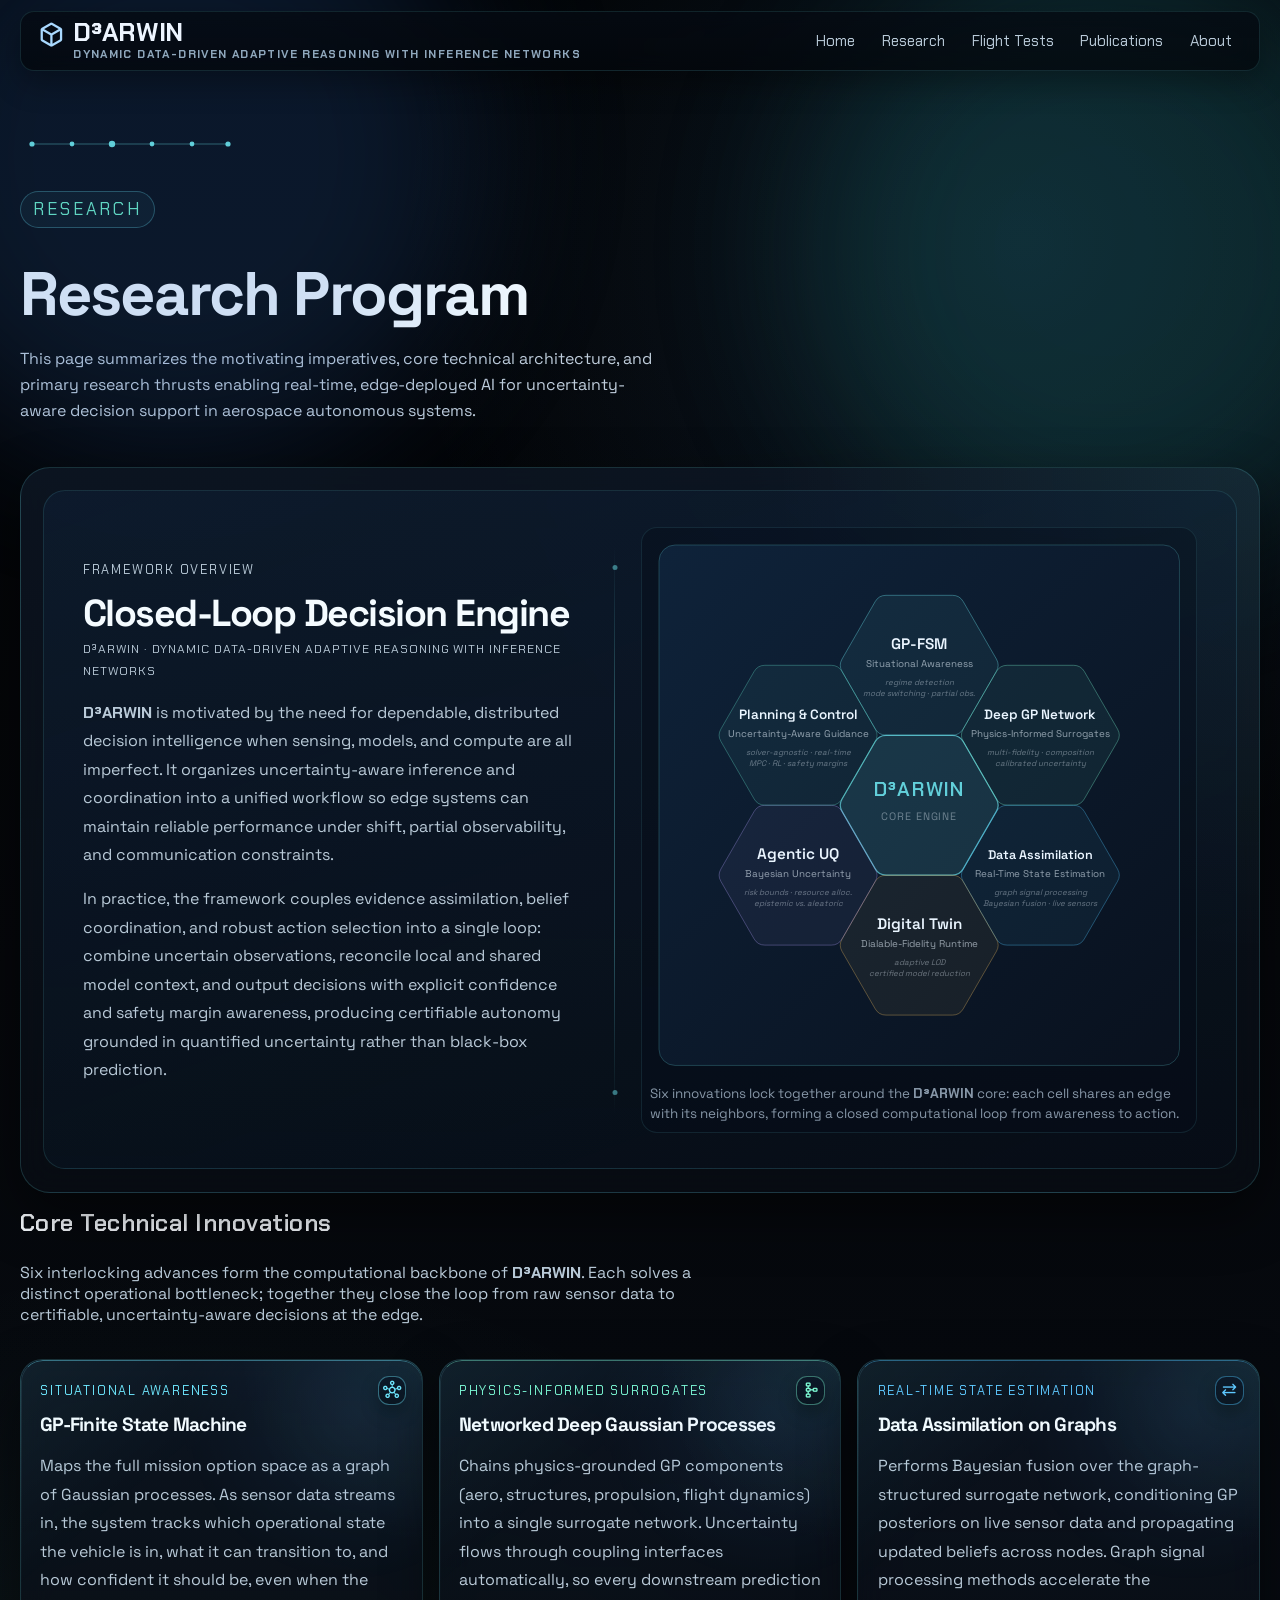
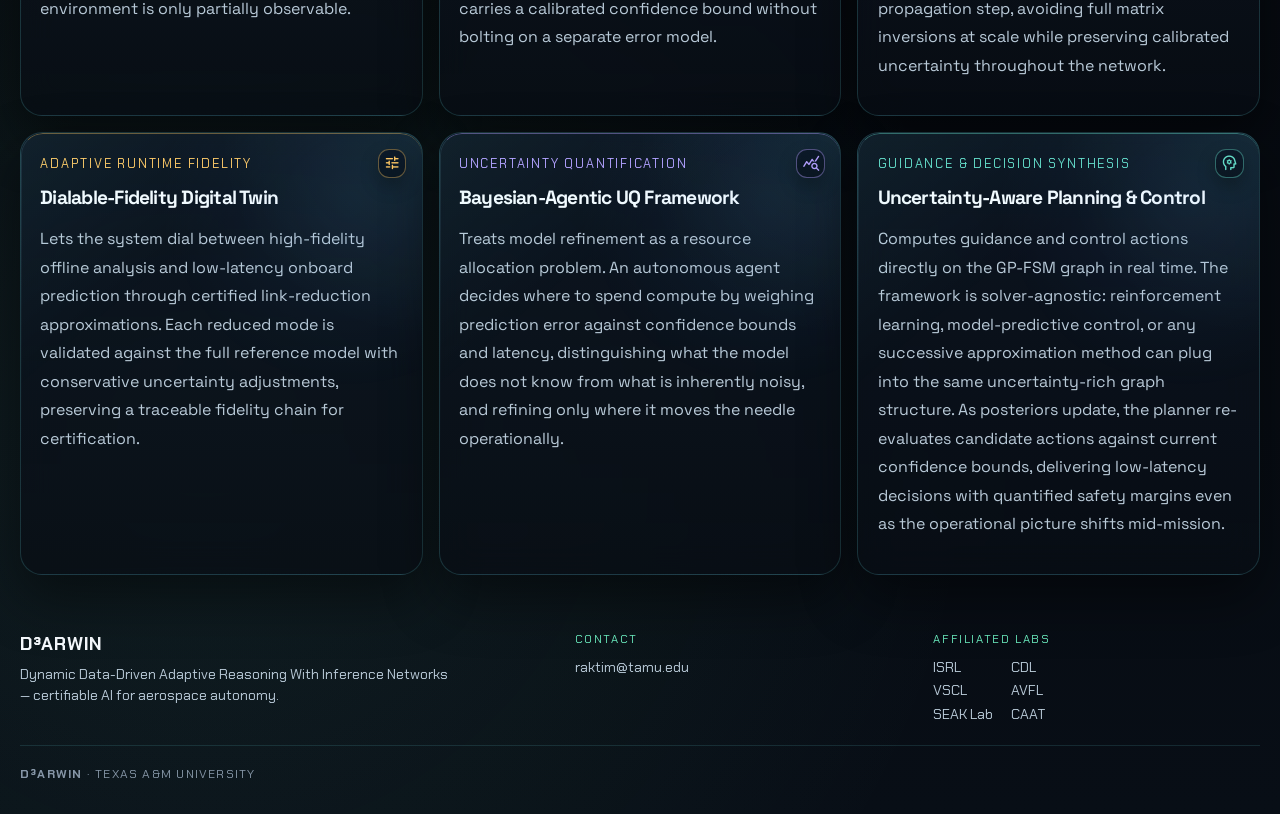
<file: research.html>
<!doctype html>
<html lang="en">
  <head>
    <meta charset="UTF-8" />
    <meta name="viewport" content="width=device-width, initial-scale=1.0" />
    <meta name="theme-color" content="#030507" />
    <link rel="icon" href="data:image/svg+xml,%3Csvg%20xmlns%3D%27http%3A%2F%2Fwww.w3.org%2F2000%2Fsvg%27%20viewBox%3D%270%200%2032%2032%27%3E%3Crect%20width%3D%2732%27%20height%3D%2732%27%20rx%3D%276%27%20fill%3D%27%23061226%27%2F%3E%3Ctext%20x%3D%2716%27%20y%3D%2723%27%20font-size%3D%2720%27%20text-anchor%3D%27middle%27%20fill%3D%27%236fe8ff%27%20font-family%3D%27sans-serif%27%20font-weight%3D%27700%27%3ED%3C%2Ftext%3E%3C%2Fsvg%3E" />
    <title>Research | D³ARWIN</title>
    <meta
      name="description"
      content="D³ARWIN research: multiscale inference, cooperative reasoning agents, real-time edge decision-making under uncertainty."
    />
    <link rel="canonical" href="https://d3arwin.github.io/research.html" />
    <meta property="og:type" content="website" />
    <meta property="og:site_name" content="D³ARWIN" />
    <meta property="og:url" content="https://d3arwin.github.io/research.html" />
    <meta property="og:title" content="Research | D³ARWIN" />
    <meta property="og:description" content="Technical architecture, core innovations, and operational thrusts: uncertainty-aware inference and decision-making for aerospace autonomy." />
    <meta property="og:image" content="https://d3arwin.github.io/assets/images/og-preview.png" />
    <meta property="og:image:width" content="1200" />
    <meta property="og:image:height" content="630" />
    <meta property="og:image:alt" content="D³ARWIN — Dynamic Data-Driven Adaptive Reasoning With Inference Networks" />
    <meta name="twitter:card" content="summary_large_image" />
    <meta name="twitter:title" content="Research | D³ARWIN" />
    <meta name="twitter:description" content="Technical architecture and core innovations of the D³ARWIN program at Texas A&amp;M University." />
    <meta name="twitter:image" content="https://d3arwin.github.io/assets/images/og-preview.png" />
    <link rel="preconnect" href="https://fonts.googleapis.com" />
    <link rel="preconnect" href="https://fonts.gstatic.com" crossorigin />
    <link rel="dns-prefetch" href="https://fonts.googleapis.com" />
    <link rel="dns-prefetch" href="https://fonts.gstatic.com" />
    <link
      href="https://fonts.googleapis.com/css2?family=Chakra+Petch:wght@400;500;600;700&family=Space+Grotesk:wght@400;500;700&display=swap"
      rel="stylesheet" media="print" onload="this.media='all'"
    />
    <noscript><link
      href="https://fonts.googleapis.com/css2?family=Chakra+Petch:wght@400;500;600;700&family=Space+Grotesk:wght@400;500;700&display=swap"
      rel="stylesheet"
    /></noscript>
    <link
      href="https://fonts.googleapis.com/css2?family=Material+Symbols+Rounded:opsz,wght,FILL,GRAD@20..48,300..700,0..1,-50..200&display=block"
      rel="stylesheet"
    />
    <link rel="stylesheet" href="styles.css?v=8" />
  </head>
  <body>
    <div class="aurora aurora-left"></div>
    <div class="aurora aurora-right"></div>
    <div class="grain"></div>

    <nav class="top-nav" aria-label="Primary">
      <a class="nav-brand" href="index.html">
        <span class="material-symbols-rounded nav-brand-icon">deployed_code</span>
        <span class="nav-brand-copy">
          <span class="nav-brand-title">D³ARWIN</span>
          <span class="nav-brand-subtitle">DYNAMIC DATA-DRIVEN ADAPTIVE REASONING WITH INFERENCE NETWORKS</span>
        </span>
      </a>
      <div class="nav-menu">
        <a class="nav-link" href="index.html">Home</a>
        <a class="nav-link" href="research.html">Research</a>
        <a class="nav-link" href="flight-tests.html">Flight Tests</a>
        <a class="nav-link" href="publications.html">Publications</a>
        <a class="nav-link" href="about.html">About</a>
      </div>
    </nav>

    <header class="page-hero">
      <svg class="page-hero-mark" viewBox="0 0 220 24" aria-hidden="true" focusable="false">
        <g stroke="rgba(116, 246, 255, 0.38)" stroke-width="1" fill="none" stroke-linecap="round">
          <path d="M12 12 L52 12" />
          <path d="M52 12 L92 12" />
          <path d="M92 12 L132 12" />
          <path d="M132 12 L172 12" />
          <path d="M172 12 L208 12" />
        </g>
        <g fill="rgba(116, 246, 255, 0.9)">
          <circle cx="12" cy="12" r="2.6" />
          <circle cx="52" cy="12" r="2.4" />
          <circle cx="92" cy="12" r="3.2" />
          <circle cx="132" cy="12" r="2.4" />
          <circle cx="172" cy="12" r="2.4" />
          <circle cx="208" cy="12" r="2.6" />
        </g>
      </svg>
      <p class="badge">Research</p>
      <h1>Research Program</h1>
      <p class="lede">
        This page summarizes the motivating imperatives, core technical architecture, 
        and primary research thrusts enabling real-time, edge-deployed AI for uncertainty-aware 
        decision support in aerospace autonomous systems.
      </p>
    </header>

    <main>
      <section class="panel research-product">
        <div class="product-layout">
          <div>
            <p class="section-kicker">Framework Overview</p>
            <h2>Closed-Loop Decision Engine</h2>
            <p class="product-expansion">D³ARWIN · Dynamic Data-Driven Adaptive Reasoning With Inference Networks</p>
            <p>
              <span class="darwin-brand">D³ARWIN</span> is motivated by the need for dependable, distributed
              decision intelligence when sensing, models, and compute are all imperfect.
              It organizes uncertainty-aware inference and coordination into a unified
              workflow so edge systems can maintain reliable performance under shift,
              partial observability, and communication constraints.
            </p>
            <p>
              In practice, the framework couples evidence assimilation,
              belief coordination, and robust action selection into a single loop:
              combine uncertain observations, reconcile local and shared model context,
              and output decisions with explicit confidence and safety margin awareness,
              producing certifiable autonomy grounded in quantified uncertainty rather than
              black-box prediction.
            </p>
          </div>
          <div class="product-connector" aria-hidden="true"></div>
          <figure class="product-figure" aria-label="D³ARWIN honeycomb of innovations">
            <svg viewBox="0 0 600 600" role="img" aria-label="Seven hexagonal cells in a honeycomb: six innovations surrounding the D³ARWIN core">
              <defs>
                <linearGradient id="darwinPanel" x1="0" x2="1" y1="0" y2="1">
                  <stop offset="0%" stop-color="rgba(15, 36, 60, 0.92)" />
                  <stop offset="100%" stop-color="rgba(9, 17, 30, 0.92)" />
                </linearGradient>
              </defs>

              <!-- outer panel -->
              <rect x="10" y="10" width="580" height="580" rx="18" fill="url(#darwinPanel)" stroke="rgba(116, 246, 255, 0.22)" stroke-width="1" />

              <!-- ===== rounded flat-top hexagons, s=90, d=156 ===== -->

              <!-- CENTER: D³ARWIN core (300, 300) — bright cyan -->
              <g transform="translate(300,300)">
                <path d="M86,-6.9 L49,-71 Q45,-77.9 37,-77.9 L-37,-77.9 Q-45,-77.9 -49,-71 L-86,-6.9 Q-90,0 -86,6.9 L-49,71 Q-45,77.9 -37,77.9 L37,77.9 Q45,77.9 49,71 L86,6.9 Q90,0 86,-6.9 Z"
                      fill="rgba(116, 246, 255, 0.12)" stroke="rgba(116, 246, 255, 0.6)" stroke-width="1.4" />
                <text y="-10" text-anchor="middle" fill="rgba(116, 246, 255, 0.8)" font-family="Chakra Petch, sans-serif" font-size="22" font-weight="600" letter-spacing="0.06em">D³ARWIN</text>
                <text y="16" text-anchor="middle" fill="rgba(234,245,255,0.4)" font-family="Space Grotesk, sans-serif" font-size="12" letter-spacing="0.08em">CORE ENGINE</text>
              </g>

              <!-- CELL 1: top (300, 144) — GP-FSM — cyan -->
              <g transform="translate(300,144)">
                <path d="M86,-6.9 L49,-71 Q45,-77.9 37,-77.9 L-37,-77.9 Q-45,-77.9 -49,-71 L-86,-6.9 Q-90,0 -86,6.9 L-49,71 Q-45,77.9 -37,77.9 L37,77.9 Q45,77.9 49,71 L86,6.9 Q90,0 86,-6.9 Z"
                      fill="rgba(116, 246, 255, 0.06)" stroke="rgba(116, 246, 255, 0.38)" stroke-width="1" />
                <text y="-18" text-anchor="middle" fill="#eaf5ff" font-family="Space Grotesk, sans-serif" font-size="17" font-weight="600">GP-FSM</text>
                <text y="2" text-anchor="middle" fill="rgba(234,245,255,0.6)" font-family="Space Grotesk, sans-serif" font-size="11">Situational Awareness</text>
                <text y="22" text-anchor="middle" fill="rgba(234,245,255,0.4)" font-family="Space Grotesk, sans-serif" font-size="9" font-style="italic">regime detection</text>
                <text y="34" text-anchor="middle" fill="rgba(234,245,255,0.4)" font-family="Space Grotesk, sans-serif" font-size="9" font-style="italic">mode switching · partial obs.</text>
              </g>

              <!-- CELL 2: upper-right (435, 222) — Networked Deep GPs — mint green -->
              <g transform="translate(435,222)">
                <path d="M86,-6.9 L49,-71 Q45,-77.9 37,-77.9 L-37,-77.9 Q-45,-77.9 -49,-71 L-86,-6.9 Q-90,0 -86,6.9 L-49,71 Q-45,77.9 -37,77.9 L37,77.9 Q45,77.9 49,71 L86,6.9 Q90,0 86,-6.9 Z"
                      fill="rgba(124, 248, 211, 0.06)" stroke="rgba(124, 248, 211, 0.38)" stroke-width="1" />
                <text y="-18" text-anchor="middle" fill="#eaf5ff" font-family="Space Grotesk, sans-serif" font-size="15" font-weight="600">Deep GP Network</text>
                <text y="2" text-anchor="middle" fill="rgba(234,245,255,0.6)" font-family="Space Grotesk, sans-serif" font-size="11">Physics-Informed Surrogates</text>
                <text y="22" text-anchor="middle" fill="rgba(234,245,255,0.4)" font-family="Space Grotesk, sans-serif" font-size="9" font-style="italic">multi-fidelity · composition</text>
                <text y="34" text-anchor="middle" fill="rgba(234,245,255,0.4)" font-family="Space Grotesk, sans-serif" font-size="9" font-style="italic">calibrated uncertainty</text>
              </g>

              <!-- CELL 3: lower-right (435, 378) — Data Assimilation — sky blue -->
              <g transform="translate(435,378)">
                <path d="M86,-6.9 L49,-71 Q45,-77.9 37,-77.9 L-37,-77.9 Q-45,-77.9 -49,-71 L-86,-6.9 Q-90,0 -86,6.9 L-49,71 Q-45,77.9 -37,77.9 L37,77.9 Q45,77.9 49,71 L86,6.9 Q90,0 86,-6.9 Z"
                      fill="rgba(80, 200, 255, 0.06)" stroke="rgba(80, 200, 255, 0.38)" stroke-width="1" />
                <text y="-18" text-anchor="middle" fill="#eaf5ff" font-family="Space Grotesk, sans-serif" font-size="14" font-weight="600">Data Assimilation</text>
                <text y="2" text-anchor="middle" fill="rgba(234,245,255,0.6)" font-family="Space Grotesk, sans-serif" font-size="11">Real-Time State Estimation</text>
                <text y="22" text-anchor="middle" fill="rgba(234,245,255,0.4)" font-family="Space Grotesk, sans-serif" font-size="9" font-style="italic">graph signal processing</text>
                <text y="34" text-anchor="middle" fill="rgba(234,245,255,0.4)" font-family="Space Grotesk, sans-serif" font-size="9" font-style="italic">Bayesian fusion · live sensors</text>
              </g>

              <!-- CELL 4: bottom (300, 456) — Dialable Fidelity — warm amber -->
              <g transform="translate(300,456)">
                <path d="M86,-6.9 L49,-71 Q45,-77.9 37,-77.9 L-37,-77.9 Q-45,-77.9 -49,-71 L-86,-6.9 Q-90,0 -86,6.9 L-49,71 Q-45,77.9 -37,77.9 L37,77.9 Q45,77.9 49,71 L86,6.9 Q90,0 86,-6.9 Z"
                      fill="rgba(255, 200, 100, 0.06)" stroke="rgba(255, 200, 100, 0.35)" stroke-width="1" />
                <text y="-18" text-anchor="middle" fill="#eaf5ff" font-family="Space Grotesk, sans-serif" font-size="17" font-weight="600">Digital Twin</text>
                <text y="2" text-anchor="middle" fill="rgba(234,245,255,0.6)" font-family="Space Grotesk, sans-serif" font-size="11">Dialable-Fidelity Runtime</text>
                <text y="22" text-anchor="middle" fill="rgba(234,245,255,0.4)" font-family="Space Grotesk, sans-serif" font-size="9" font-style="italic">adaptive LOD</text>
                <text y="34" text-anchor="middle" fill="rgba(234,245,255,0.4)" font-family="Space Grotesk, sans-serif" font-size="9" font-style="italic">certified model reduction</text>
              </g>

              <!-- CELL 5: lower-left (165, 378) — Bayesian-Agentic UQ — lavender -->
              <g transform="translate(165,378)">
                <path d="M86,-6.9 L49,-71 Q45,-77.9 37,-77.9 L-37,-77.9 Q-45,-77.9 -49,-71 L-86,-6.9 Q-90,0 -86,6.9 L-49,71 Q-45,77.9 -37,77.9 L37,77.9 Q45,77.9 49,71 L86,6.9 Q90,0 86,-6.9 Z"
                      fill="rgba(180, 160, 255, 0.06)" stroke="rgba(180, 160, 255, 0.35)" stroke-width="1" />
                <text y="-18" text-anchor="middle" fill="#eaf5ff" font-family="Space Grotesk, sans-serif" font-size="17" font-weight="600">Agentic UQ</text>
                <text y="2" text-anchor="middle" fill="rgba(234,245,255,0.6)" font-family="Space Grotesk, sans-serif" font-size="11">Bayesian Uncertainty</text>
                <text y="22" text-anchor="middle" fill="rgba(234,245,255,0.4)" font-family="Space Grotesk, sans-serif" font-size="9" font-style="italic">risk bounds · resource alloc.</text>
                <text y="34" text-anchor="middle" fill="rgba(234,245,255,0.4)" font-family="Space Grotesk, sans-serif" font-size="9" font-style="italic">epistemic vs. aleatoric</text>
              </g>

              <!-- CELL 6: upper-left (165, 222) — Planning & Control — teal -->
              <g transform="translate(165,222)">
                <path d="M86,-6.9 L49,-71 Q45,-77.9 37,-77.9 L-37,-77.9 Q-45,-77.9 -49,-71 L-86,-6.9 Q-90,0 -86,6.9 L-49,71 Q-45,77.9 -37,77.9 L37,77.9 Q45,77.9 49,71 L86,6.9 Q90,0 86,-6.9 Z"
                      fill="rgba(100, 220, 200, 0.06)" stroke="rgba(100, 220, 200, 0.38)" stroke-width="1" />
                <text y="-18" text-anchor="middle" fill="#eaf5ff" font-family="Space Grotesk, sans-serif" font-size="15" font-weight="600">Planning &amp; Control</text>
                <text y="2" text-anchor="middle" fill="rgba(234,245,255,0.6)" font-family="Space Grotesk, sans-serif" font-size="11">Uncertainty-Aware Guidance</text>
                <text y="22" text-anchor="middle" fill="rgba(234,245,255,0.4)" font-family="Space Grotesk, sans-serif" font-size="9" font-style="italic">solver-agnostic · real-time</text>
                <text y="34" text-anchor="middle" fill="rgba(234,245,255,0.4)" font-family="Space Grotesk, sans-serif" font-size="9" font-style="italic">MPC · RL · safety margins</text>
              </g>
            </svg>
            <figcaption>Six innovations lock together around the <span class="darwin-brand">D³ARWIN</span> core: each cell shares an edge with its neighbors, forming a closed computational loop from awareness to action.</figcaption>
          </figure>
        </div>
      </section>

      <h2 class="section-heading">Core Technical Innovations</h2>
      <p class="section-intro">
        Six interlocking advances form the computational backbone of
        <span class="darwin-brand">D³ARWIN</span>. Each solves a distinct operational bottleneck; together they close the loop
        from raw sensor data to certifiable, uncertainty-aware decisions at the edge.
      </p>

      <div class="grid">

        <article class="card card--cyan">
          <span class="material-symbols-rounded panel-symbol">hub</span>
          <p class="section-kicker">Situational Awareness</p>
          <h3>GP-Finite State Machine</h3>
          <p>Maps the full mission option space as a graph of Gaussian processes. As sensor data streams in, the system tracks which operational state the vehicle is in, what it can transition to, and how confident it should be, even when the environment is only partially observable.</p>
        </article>

        <article class="card card--mint">
          <span class="material-symbols-rounded panel-symbol">schema</span>
          <p class="section-kicker">Physics-Informed Surrogates</p>
          <h3>Networked Deep Gaussian Processes</h3>
          <p>Chains physics-grounded GP components (aero, structures, propulsion, flight dynamics) into a single surrogate network. Uncertainty flows through coupling interfaces automatically, so every downstream prediction carries a calibrated confidence bound without bolting on a separate error model.</p>
        </article>

        <article class="card card--sky">
          <span class="material-symbols-rounded panel-symbol">sync_alt</span>
          <p class="section-kicker">Real-Time State Estimation</p>
          <h3>Data Assimilation on Graphs</h3>
          <p>Performs Bayesian fusion over the graph-structured surrogate network, conditioning GP posteriors on live sensor data and propagating updated beliefs across nodes. Graph signal processing methods accelerate the propagation step, avoiding full matrix inversions at scale while preserving calibrated uncertainty throughout the network.</p>
        </article>

        <article class="card card--amber">
          <span class="material-symbols-rounded panel-symbol">tune</span>
          <p class="section-kicker">Adaptive Runtime Fidelity</p>
          <h3>Dialable-Fidelity Digital Twin</h3>
          <p>Lets the system dial between high-fidelity offline analysis and low-latency onboard prediction through certified link-reduction approximations. Each reduced mode is validated against the full reference model with conservative uncertainty adjustments, preserving a traceable fidelity chain for certification.</p>
        </article>

        <article class="card card--lavender">
          <span class="material-symbols-rounded panel-symbol">query_stats</span>
          <p class="section-kicker">Uncertainty Quantification</p>
          <h3>Bayesian-Agentic UQ Framework</h3>
          <p>Treats model refinement as a resource allocation problem. An autonomous agent decides where to spend compute by weighing prediction error against confidence bounds and latency, distinguishing what the model does not know from what is inherently noisy, and refining only where it moves the needle operationally.</p>
        </article>

        <article class="card card--teal">
          <span class="material-symbols-rounded panel-symbol">psychology</span>
          <p class="section-kicker">Guidance &amp; Decision Synthesis</p>
          <h3>Uncertainty-Aware Planning &amp; Control</h3>
          <p>Computes guidance and control actions directly on the GP-FSM graph in real time. The framework is solver-agnostic: reinforcement learning, model-predictive control, or any successive approximation method can plug into the same uncertainty-rich graph structure. As posteriors update, the planner re-evaluates candidate actions against current confidence bounds, delivering low-latency decisions with quantified safety margins even as the operational picture shifts mid-mission.</p>
        </article>

      </div>

    </main>

    <div data-include="assets/partials/footer.html"></div>
    <script src="assets/js/ui-effects.js?v=2"></script>
  </body>
</html>
</file>
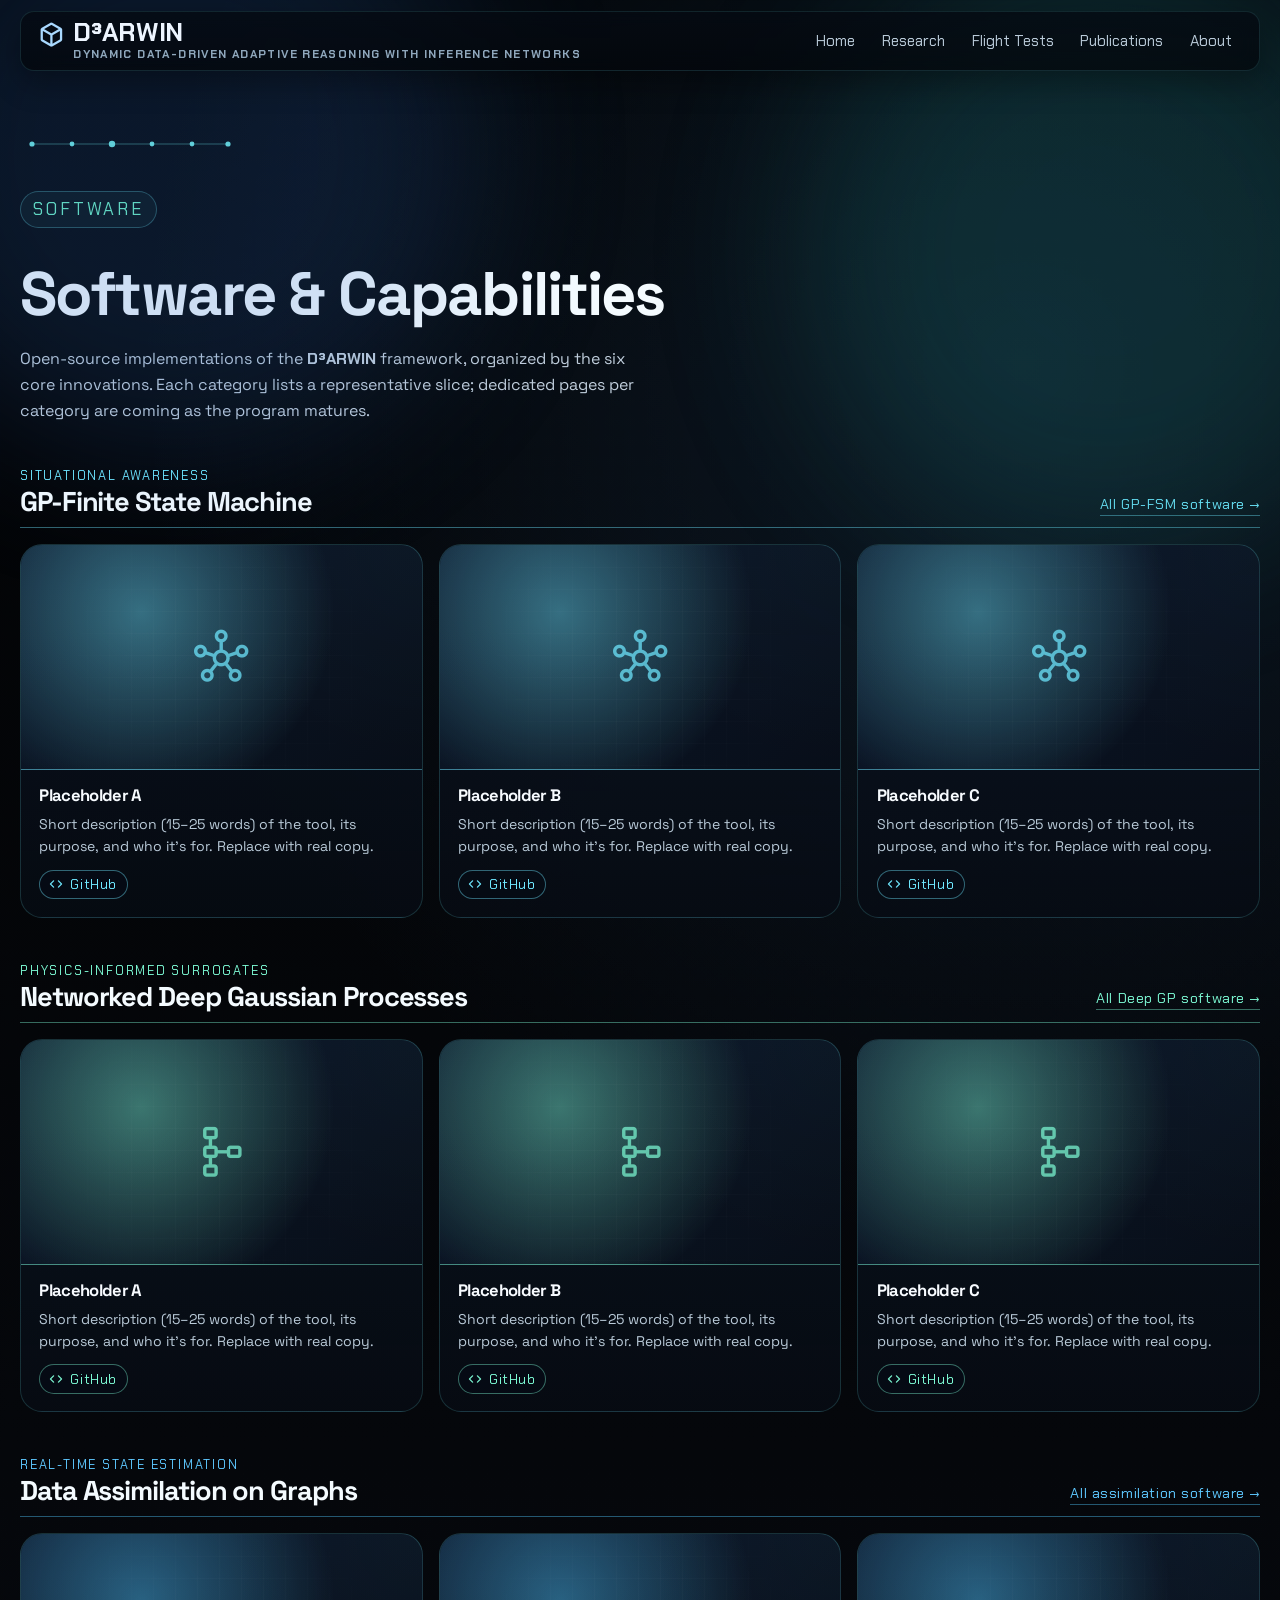
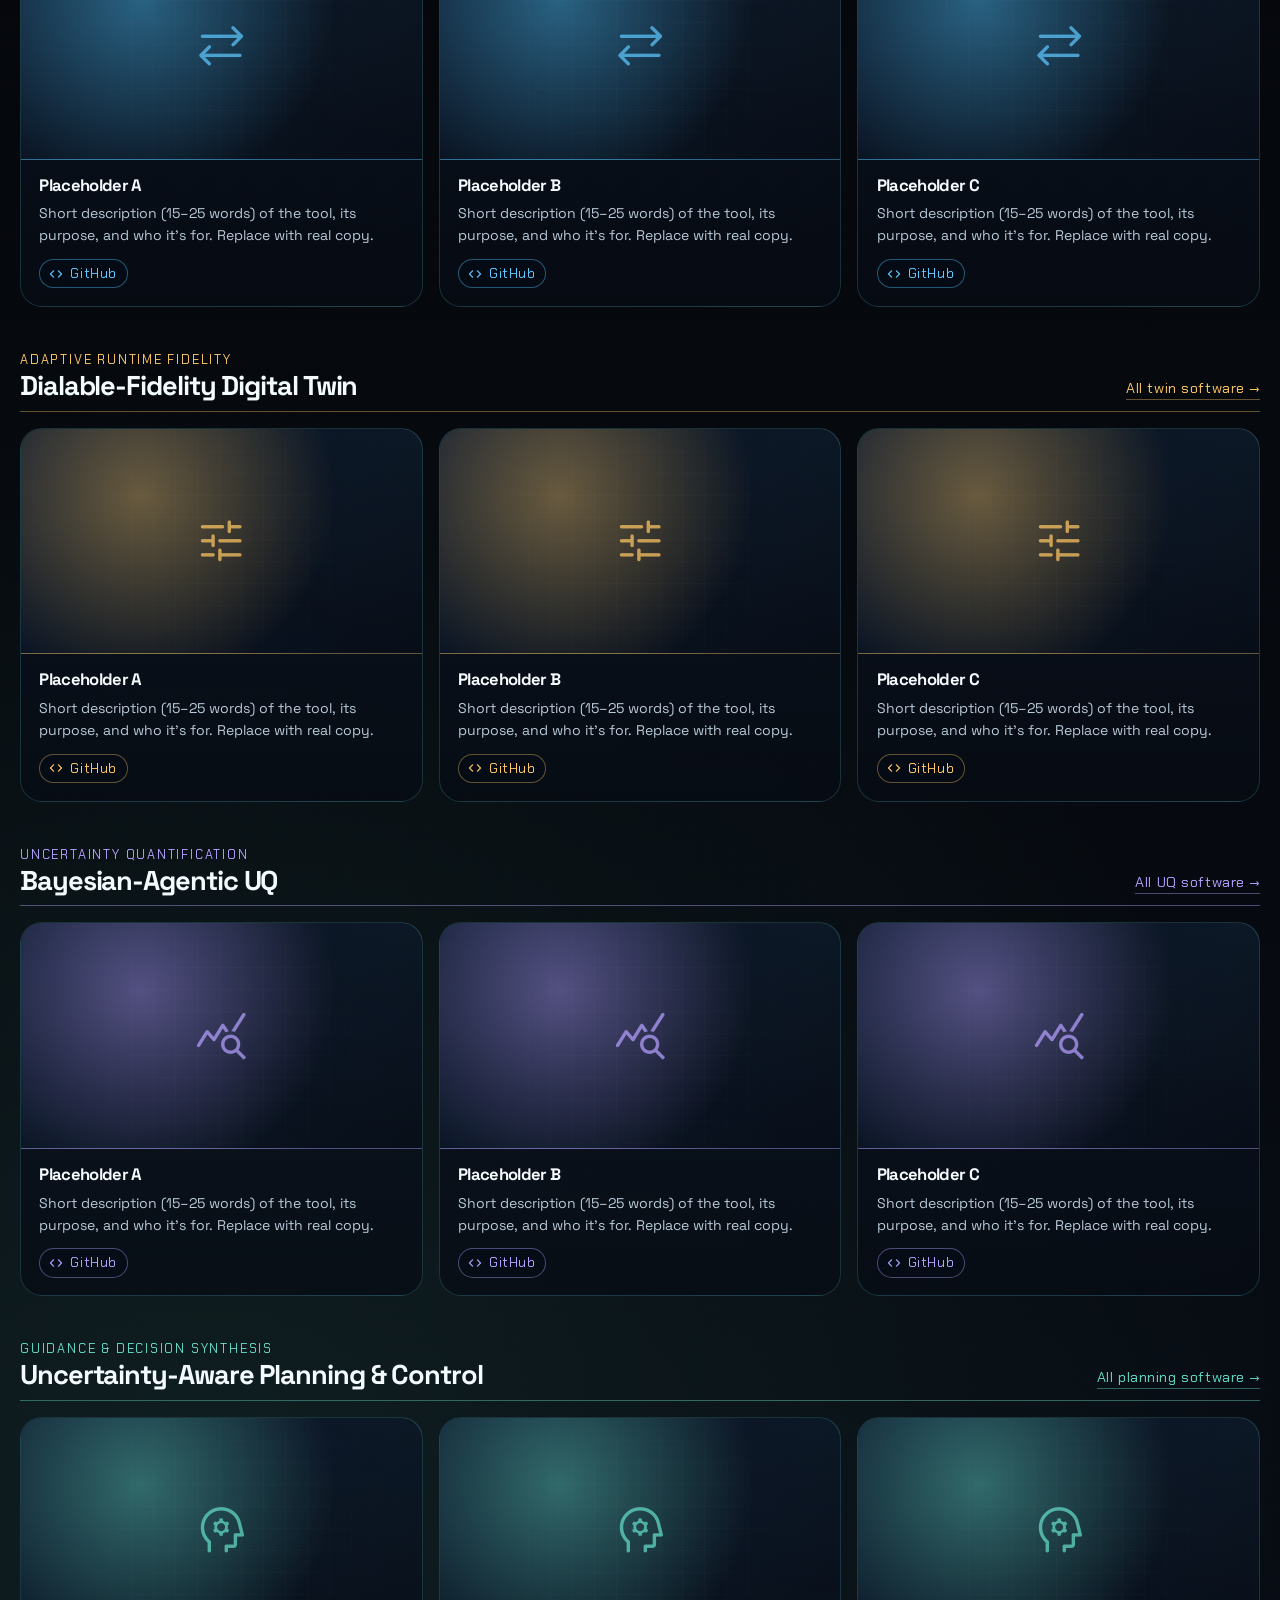
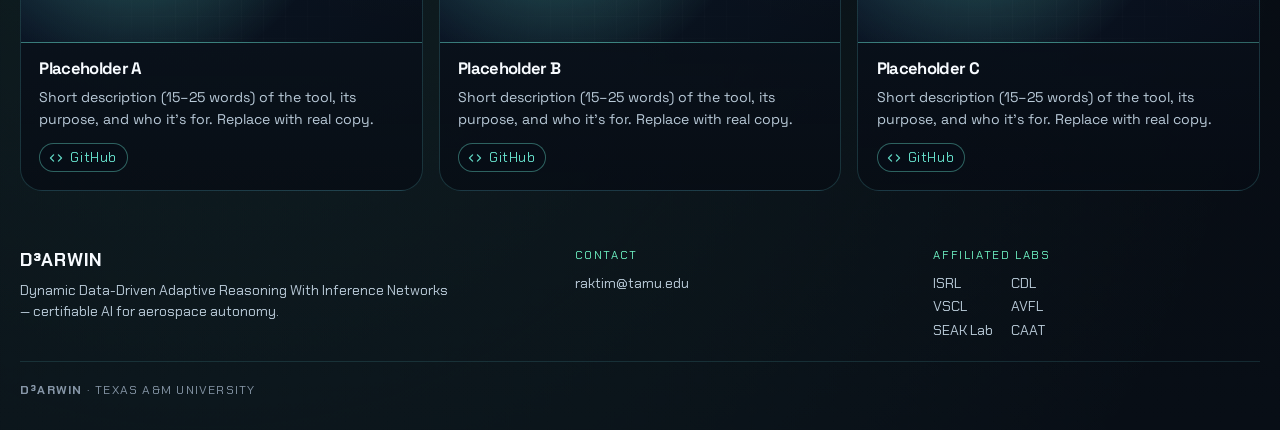
<file: software.html>
<!doctype html>
<html lang="en">
  <head>
    <meta charset="UTF-8" />
    <meta name="viewport" content="width=device-width, initial-scale=1.0" />
    <meta name="theme-color" content="#030507" />
    <link rel="icon" href="data:image/svg+xml,%3Csvg%20xmlns%3D%27http%3A%2F%2Fwww.w3.org%2F2000%2Fsvg%27%20viewBox%3D%270%200%2032%2032%27%3E%3Crect%20width%3D%2732%27%20height%3D%2732%27%20rx%3D%276%27%20fill%3D%27%23061226%27%2F%3E%3Ctext%20x%3D%2716%27%20y%3D%2723%27%20font-size%3D%2720%27%20text-anchor%3D%27middle%27%20fill%3D%27%236fe8ff%27%20font-family%3D%27sans-serif%27%20font-weight%3D%27700%27%3ED%3C%2Ftext%3E%3C%2Fsvg%3E" />
    <title>Software | D³ARWIN</title>
    <meta
      name="description"
      content="D³ARWIN software and capabilities: open-source implementations of uncertainty-aware inference, estimation, and control for aerospace autonomy — plus flight-test platforms."
    />
    <link rel="canonical" href="https://d3arwin.github.io/software.html" />
    <meta property="og:type" content="website" />
    <meta property="og:site_name" content="D³ARWIN" />
    <meta property="og:url" content="https://d3arwin.github.io/software.html" />
    <meta property="og:title" content="Software | D³ARWIN" />
    <meta property="og:description" content="Open-source implementations of the D³ARWIN framework, organized by the six core innovations, plus flight-test capability." />
    <meta property="og:image" content="https://d3arwin.github.io/assets/images/og-preview.png" />
    <meta property="og:image:width" content="1200" />
    <meta property="og:image:height" content="630" />
    <meta property="og:image:alt" content="D³ARWIN — Dynamic Data-Driven Adaptive Reasoning With Inference Networks" />
    <meta name="twitter:card" content="summary_large_image" />
    <meta name="twitter:title" content="Software | D³ARWIN" />
    <meta name="twitter:description" content="Software and flight-test capabilities of the D³ARWIN program." />
    <meta name="twitter:image" content="https://d3arwin.github.io/assets/images/og-preview.png" />
    <link rel="preconnect" href="https://fonts.googleapis.com" />
    <link rel="preconnect" href="https://fonts.gstatic.com" crossorigin />
    <link rel="dns-prefetch" href="https://fonts.googleapis.com" />
    <link rel="dns-prefetch" href="https://fonts.gstatic.com" />
    <link
      href="https://fonts.googleapis.com/css2?family=Chakra+Petch:wght@400;500;600;700&family=Space+Grotesk:wght@400;500;700&display=swap"
      rel="stylesheet" media="print" onload="this.media='all'"
    />
    <noscript><link
      href="https://fonts.googleapis.com/css2?family=Chakra+Petch:wght@400;500;600;700&family=Space+Grotesk:wght@400;500;700&display=swap"
      rel="stylesheet"
    /></noscript>
    <link
      href="https://fonts.googleapis.com/css2?family=Material+Symbols+Rounded:opsz,wght,FILL,GRAD@20..48,300..700,0..1,-50..200&display=block"
      rel="stylesheet"
    />
    <link rel="stylesheet" href="styles.css?v=8" />
  </head>
  <body>
    <div class="aurora aurora-left"></div>
    <div class="aurora aurora-right"></div>
    <div class="grain"></div>

    <nav class="top-nav" aria-label="Primary">
      <a class="nav-brand" href="index.html">
        <span class="material-symbols-rounded nav-brand-icon">deployed_code</span>
        <span class="nav-brand-copy">
          <span class="nav-brand-title">D³ARWIN</span>
          <span class="nav-brand-subtitle">DYNAMIC DATA-DRIVEN ADAPTIVE REASONING WITH INFERENCE NETWORKS</span>
        </span>
      </a>
      <div class="nav-menu">
        <a class="nav-link" href="index.html">Home</a>
        <a class="nav-link" href="research.html">Research</a>
        <a class="nav-link" href="flight-tests.html">Flight Tests</a>
        <a class="nav-link" href="publications.html">Publications</a>
        <a class="nav-link" href="about.html">About</a>
      </div>
    </nav>

    <header class="page-hero">
      <svg class="page-hero-mark" viewBox="0 0 220 24" aria-hidden="true" focusable="false">
        <g stroke="rgba(116, 246, 255, 0.38)" stroke-width="1" fill="none" stroke-linecap="round">
          <path d="M12 12 L52 12" />
          <path d="M52 12 L92 12" />
          <path d="M92 12 L132 12" />
          <path d="M132 12 L172 12" />
          <path d="M172 12 L208 12" />
        </g>
        <g fill="rgba(116, 246, 255, 0.9)">
          <circle cx="12" cy="12" r="2.6" />
          <circle cx="52" cy="12" r="2.4" />
          <circle cx="92" cy="12" r="3.2" />
          <circle cx="132" cy="12" r="2.4" />
          <circle cx="172" cy="12" r="2.4" />
          <circle cx="208" cy="12" r="2.6" />
        </g>
      </svg>
      <p class="badge">Software</p>
      <h1>Software &amp; Capabilities</h1>
      <p class="lede">
        Open-source implementations of the <span class="darwin-brand">D³ARWIN</span> framework,
        organized by the six core innovations. Each category lists a representative slice;
        dedicated pages per category are coming as the program matures.
      </p>
    </header>

    <main>
      <!-- Category 1: GP-FSM (cyan) -->
      <section class="software-section software-section--cyan">
        <header class="software-section-header">
          <div>
            <p class="section-kicker">Situational Awareness</p>
            <h2>GP-Finite State Machine</h2>
          </div>
          <a class="software-section-all" href="#" aria-label="All GP-FSM software (dedicated page coming soon)">All GP-FSM software <span aria-hidden="true">→</span></a>
        </header>
        <div class="software-grid">
          <article class="software-card software-card--cyan">
            <div class="software-card-thumb"><span class="material-symbols-rounded" aria-hidden="true">hub</span></div>
            <div class="software-card-body">
              <h3>Placeholder A</h3>
              <p>Short description (15–25 words) of the tool, its purpose, and who it's for. Replace with real copy.</p>
              <a class="software-card-link" href="#" target="_blank" rel="noopener">
                <span class="material-symbols-rounded" aria-hidden="true">code</span>
                GitHub
              </a>
            </div>
          </article>
          <article class="software-card software-card--cyan">
            <div class="software-card-thumb"><span class="material-symbols-rounded" aria-hidden="true">hub</span></div>
            <div class="software-card-body">
              <h3>Placeholder B</h3>
              <p>Short description (15–25 words) of the tool, its purpose, and who it's for. Replace with real copy.</p>
              <a class="software-card-link" href="#" target="_blank" rel="noopener">
                <span class="material-symbols-rounded" aria-hidden="true">code</span>
                GitHub
              </a>
            </div>
          </article>
          <article class="software-card software-card--cyan">
            <div class="software-card-thumb"><span class="material-symbols-rounded" aria-hidden="true">hub</span></div>
            <div class="software-card-body">
              <h3>Placeholder C</h3>
              <p>Short description (15–25 words) of the tool, its purpose, and who it's for. Replace with real copy.</p>
              <a class="software-card-link" href="#" target="_blank" rel="noopener">
                <span class="material-symbols-rounded" aria-hidden="true">code</span>
                GitHub
              </a>
            </div>
          </article>
        </div>
      </section>

      <!-- Category 2: Networked Deep GPs (mint) -->
      <section class="software-section software-section--mint">
        <header class="software-section-header">
          <div>
            <p class="section-kicker">Physics-Informed Surrogates</p>
            <h2>Networked Deep Gaussian Processes</h2>
          </div>
          <a class="software-section-all" href="#" aria-label="All Deep GP software (dedicated page coming soon)">All Deep GP software <span aria-hidden="true">→</span></a>
        </header>
        <div class="software-grid">
          <article class="software-card software-card--mint">
            <div class="software-card-thumb"><span class="material-symbols-rounded" aria-hidden="true">schema</span></div>
            <div class="software-card-body">
              <h3>Placeholder A</h3>
              <p>Short description (15–25 words) of the tool, its purpose, and who it's for. Replace with real copy.</p>
              <a class="software-card-link" href="#" target="_blank" rel="noopener">
                <span class="material-symbols-rounded" aria-hidden="true">code</span>
                GitHub
              </a>
            </div>
          </article>
          <article class="software-card software-card--mint">
            <div class="software-card-thumb"><span class="material-symbols-rounded" aria-hidden="true">schema</span></div>
            <div class="software-card-body">
              <h3>Placeholder B</h3>
              <p>Short description (15–25 words) of the tool, its purpose, and who it's for. Replace with real copy.</p>
              <a class="software-card-link" href="#" target="_blank" rel="noopener">
                <span class="material-symbols-rounded" aria-hidden="true">code</span>
                GitHub
              </a>
            </div>
          </article>
          <article class="software-card software-card--mint">
            <div class="software-card-thumb"><span class="material-symbols-rounded" aria-hidden="true">schema</span></div>
            <div class="software-card-body">
              <h3>Placeholder C</h3>
              <p>Short description (15–25 words) of the tool, its purpose, and who it's for. Replace with real copy.</p>
              <a class="software-card-link" href="#" target="_blank" rel="noopener">
                <span class="material-symbols-rounded" aria-hidden="true">code</span>
                GitHub
              </a>
            </div>
          </article>
        </div>
      </section>

      <!-- Category 3: Data Assimilation on Graphs (sky) -->
      <section class="software-section software-section--sky">
        <header class="software-section-header">
          <div>
            <p class="section-kicker">Real-Time State Estimation</p>
            <h2>Data Assimilation on Graphs</h2>
          </div>
          <a class="software-section-all" href="#" aria-label="All data assimilation software (dedicated page coming soon)">All assimilation software <span aria-hidden="true">→</span></a>
        </header>
        <div class="software-grid">
          <article class="software-card software-card--sky">
            <div class="software-card-thumb"><span class="material-symbols-rounded" aria-hidden="true">sync_alt</span></div>
            <div class="software-card-body">
              <h3>Placeholder A</h3>
              <p>Short description (15–25 words) of the tool, its purpose, and who it's for. Replace with real copy.</p>
              <a class="software-card-link" href="#" target="_blank" rel="noopener">
                <span class="material-symbols-rounded" aria-hidden="true">code</span>
                GitHub
              </a>
            </div>
          </article>
          <article class="software-card software-card--sky">
            <div class="software-card-thumb"><span class="material-symbols-rounded" aria-hidden="true">sync_alt</span></div>
            <div class="software-card-body">
              <h3>Placeholder B</h3>
              <p>Short description (15–25 words) of the tool, its purpose, and who it's for. Replace with real copy.</p>
              <a class="software-card-link" href="#" target="_blank" rel="noopener">
                <span class="material-symbols-rounded" aria-hidden="true">code</span>
                GitHub
              </a>
            </div>
          </article>
          <article class="software-card software-card--sky">
            <div class="software-card-thumb"><span class="material-symbols-rounded" aria-hidden="true">sync_alt</span></div>
            <div class="software-card-body">
              <h3>Placeholder C</h3>
              <p>Short description (15–25 words) of the tool, its purpose, and who it's for. Replace with real copy.</p>
              <a class="software-card-link" href="#" target="_blank" rel="noopener">
                <span class="material-symbols-rounded" aria-hidden="true">code</span>
                GitHub
              </a>
            </div>
          </article>
        </div>
      </section>

      <!-- Category 4: Dialable-Fidelity Digital Twin (amber) -->
      <section class="software-section software-section--amber">
        <header class="software-section-header">
          <div>
            <p class="section-kicker">Adaptive Runtime Fidelity</p>
            <h2>Dialable-Fidelity Digital Twin</h2>
          </div>
          <a class="software-section-all" href="#" aria-label="All digital twin software (dedicated page coming soon)">All twin software <span aria-hidden="true">→</span></a>
        </header>
        <div class="software-grid">
          <article class="software-card software-card--amber">
            <div class="software-card-thumb"><span class="material-symbols-rounded" aria-hidden="true">tune</span></div>
            <div class="software-card-body">
              <h3>Placeholder A</h3>
              <p>Short description (15–25 words) of the tool, its purpose, and who it's for. Replace with real copy.</p>
              <a class="software-card-link" href="#" target="_blank" rel="noopener">
                <span class="material-symbols-rounded" aria-hidden="true">code</span>
                GitHub
              </a>
            </div>
          </article>
          <article class="software-card software-card--amber">
            <div class="software-card-thumb"><span class="material-symbols-rounded" aria-hidden="true">tune</span></div>
            <div class="software-card-body">
              <h3>Placeholder B</h3>
              <p>Short description (15–25 words) of the tool, its purpose, and who it's for. Replace with real copy.</p>
              <a class="software-card-link" href="#" target="_blank" rel="noopener">
                <span class="material-symbols-rounded" aria-hidden="true">code</span>
                GitHub
              </a>
            </div>
          </article>
          <article class="software-card software-card--amber">
            <div class="software-card-thumb"><span class="material-symbols-rounded" aria-hidden="true">tune</span></div>
            <div class="software-card-body">
              <h3>Placeholder C</h3>
              <p>Short description (15–25 words) of the tool, its purpose, and who it's for. Replace with real copy.</p>
              <a class="software-card-link" href="#" target="_blank" rel="noopener">
                <span class="material-symbols-rounded" aria-hidden="true">code</span>
                GitHub
              </a>
            </div>
          </article>
        </div>
      </section>

      <!-- Category 5: Bayesian-Agentic UQ (lavender) -->
      <section class="software-section software-section--lavender">
        <header class="software-section-header">
          <div>
            <p class="section-kicker">Uncertainty Quantification</p>
            <h2>Bayesian-Agentic UQ</h2>
          </div>
          <a class="software-section-all" href="#" aria-label="All Bayesian-agentic UQ software (dedicated page coming soon)">All UQ software <span aria-hidden="true">→</span></a>
        </header>
        <div class="software-grid">
          <article class="software-card software-card--lavender">
            <div class="software-card-thumb"><span class="material-symbols-rounded" aria-hidden="true">query_stats</span></div>
            <div class="software-card-body">
              <h3>Placeholder A</h3>
              <p>Short description (15–25 words) of the tool, its purpose, and who it's for. Replace with real copy.</p>
              <a class="software-card-link" href="#" target="_blank" rel="noopener">
                <span class="material-symbols-rounded" aria-hidden="true">code</span>
                GitHub
              </a>
            </div>
          </article>
          <article class="software-card software-card--lavender">
            <div class="software-card-thumb"><span class="material-symbols-rounded" aria-hidden="true">query_stats</span></div>
            <div class="software-card-body">
              <h3>Placeholder B</h3>
              <p>Short description (15–25 words) of the tool, its purpose, and who it's for. Replace with real copy.</p>
              <a class="software-card-link" href="#" target="_blank" rel="noopener">
                <span class="material-symbols-rounded" aria-hidden="true">code</span>
                GitHub
              </a>
            </div>
          </article>
          <article class="software-card software-card--lavender">
            <div class="software-card-thumb"><span class="material-symbols-rounded" aria-hidden="true">query_stats</span></div>
            <div class="software-card-body">
              <h3>Placeholder C</h3>
              <p>Short description (15–25 words) of the tool, its purpose, and who it's for. Replace with real copy.</p>
              <a class="software-card-link" href="#" target="_blank" rel="noopener">
                <span class="material-symbols-rounded" aria-hidden="true">code</span>
                GitHub
              </a>
            </div>
          </article>
        </div>
      </section>

      <!-- Category 6: Uncertainty-Aware Planning & Control (teal) -->
      <section class="software-section software-section--teal">
        <header class="software-section-header">
          <div>
            <p class="section-kicker">Guidance &amp; Decision Synthesis</p>
            <h2>Uncertainty-Aware Planning &amp; Control</h2>
          </div>
          <a class="software-section-all" href="#" aria-label="All planning & control software (dedicated page coming soon)">All planning software <span aria-hidden="true">→</span></a>
        </header>
        <div class="software-grid">
          <article class="software-card software-card--teal">
            <div class="software-card-thumb"><span class="material-symbols-rounded" aria-hidden="true">psychology</span></div>
            <div class="software-card-body">
              <h3>Placeholder A</h3>
              <p>Short description (15–25 words) of the tool, its purpose, and who it's for. Replace with real copy.</p>
              <a class="software-card-link" href="#" target="_blank" rel="noopener">
                <span class="material-symbols-rounded" aria-hidden="true">code</span>
                GitHub
              </a>
            </div>
          </article>
          <article class="software-card software-card--teal">
            <div class="software-card-thumb"><span class="material-symbols-rounded" aria-hidden="true">psychology</span></div>
            <div class="software-card-body">
              <h3>Placeholder B</h3>
              <p>Short description (15–25 words) of the tool, its purpose, and who it's for. Replace with real copy.</p>
              <a class="software-card-link" href="#" target="_blank" rel="noopener">
                <span class="material-symbols-rounded" aria-hidden="true">code</span>
                GitHub
              </a>
            </div>
          </article>
          <article class="software-card software-card--teal">
            <div class="software-card-thumb"><span class="material-symbols-rounded" aria-hidden="true">psychology</span></div>
            <div class="software-card-body">
              <h3>Placeholder C</h3>
              <p>Short description (15–25 words) of the tool, its purpose, and who it's for. Replace with real copy.</p>
              <a class="software-card-link" href="#" target="_blank" rel="noopener">
                <span class="material-symbols-rounded" aria-hidden="true">code</span>
                GitHub
              </a>
            </div>
          </article>
        </div>
      </section>

    </main>

    <div data-include="assets/partials/footer.html"></div>
    <script src="assets/js/ui-effects.js?v=2"></script>
  </body>
</html>
</file>
<file: styles.css>
:root {
  --ai-blue: #51a6ff;
  --ai-cyan: #74f6ff;
  --ai-mint: #6df0c2;
  --ink-invert: #061017;
  --bg-0: #030507;
  --bg-1: #071019;
  --bg-2: #0b1420;
  --line: rgba(116, 246, 255, 0.16);
  --text: #f4fbff;
  --text-bright: #f7fbff;
  --text-soft: #b9cad8;
  --text-dim: #8696a7;
  --accent: #8fd7e8;
  --cyan: var(--ai-cyan);
  --mint: var(--ai-mint);
  --font-display: "Chakra Petch", "Space Grotesk", sans-serif;
  --radius-xl: 30px;
  --radius-lg: 22px;
  --radius-md: 16px;
  --shadow: 0 22px 56px rgba(0, 0, 0, 0.48);
  --shadow-soft: 0 12px 30px rgba(0, 0, 0, 0.32);
}

* {
  box-sizing: border-box;
}

html {
  scroll-behavior: smooth;
}

body {
  margin: 0;
  font-family: "Space Grotesk", "Avenir Next", "Segoe UI", sans-serif;
  color: var(--text);
  background:
    radial-gradient(circle at 80% 10%, rgba(81, 166, 255, 0.12), transparent 26%),
    radial-gradient(circle at 16% 84%, rgba(109, 240, 194, 0.08), transparent 34%),
    linear-gradient(180deg, #020304 0%, #05070b 40%, #080e16 100%);
  min-height: 100vh;
  overflow-x: hidden;
  opacity: 0;
  transform: translateY(8px);
  transition: opacity 300ms ease, transform 300ms ease;
}

body.is-ready {
  opacity: 1;
  transform: translateY(0);
}

body.is-leaving {
  opacity: 0;
  transform: translateY(-8px);
}

body::before {
  content: "";
  position: fixed;
  inset: 0;
  pointer-events: none;
  background:
    linear-gradient(rgba(255, 255, 255, 0.026) 1px, transparent 1px),
    linear-gradient(90deg, rgba(255, 255, 255, 0.026) 1px, transparent 1px);
  background-size: 62px 62px;
  mask-image: radial-gradient(circle at center, black 45%, transparent 90%);
  opacity: 0.12;
}

.aurora {
  position: fixed;
  width: 38rem;
  height: 38rem;
  border-radius: 50%;
  filter: blur(80px);
  opacity: 0.2;
  pointer-events: none;
  will-change: transform;
  contain: strict;
}

.aurora-left {
  top: -10rem;
  left: -8rem;
  background: #2f6cc4;
}

.aurora-right {
  top: -4rem;
  right: -8rem;
  background: #1f8e8a;
}

.grain {
  position: fixed;
  inset: 0;
  pointer-events: none;
  background-image: radial-gradient(rgba(255, 255, 255, 0.04) 0.7px, transparent 0.7px);
  background-size: 4px 4px;
  opacity: 0.16;
}

.top-nav,
.hero,
.page-hero,
main,
footer {
  width: min(1240px, calc(100vw - 2rem));
  margin: 0 auto;
}

.top-nav {
  margin: 0.7rem auto 0;
  display: flex;
  justify-content: space-between;
  align-items: center;
  gap: 1rem;
  padding: 0.5rem 1rem;
  border-radius: 14px;
  background: linear-gradient(180deg, rgba(5, 10, 18, 0.82), rgba(3, 7, 12, 0.78));
  border: 1px solid rgba(116, 246, 255, 0.12);
  backdrop-filter: blur(10px);
  box-shadow: var(--shadow-soft);
}

.nav-brand,
.nav-brand:visited {
  display: inline-flex;
  align-items: flex-start;
  gap: 0.45rem;
  color: #edf5ff;
  text-decoration: none;
  font-weight: 700;
  letter-spacing: -0.02em;
}

.nav-brand-icon {
  font-size: 1.8rem;
  margin-top: 0.08rem;
  color: #a9d9ff;
}

.nav-brand-copy {
  display: flex;
  flex-direction: column;
  gap: 0.08rem;
}

.nav-brand-title {
  font-family: "Chakra Petch", "Space Grotesk", sans-serif;
  font-size: 1.6rem;
  line-height: 1.05;
}

.nav-brand-subtitle {
  font-family: "Chakra Petch", "Space Grotesk", sans-serif;
  font-size: 0.72rem;
  line-height: 1.2;
  letter-spacing: 0.12em;
  color: #8fa7bc;
}

.darwin-brand {
  font-family: "Chakra Petch", "Space Grotesk", sans-serif;
  font-weight: 700;
}

.nav-menu {
  display: inline-flex;
  align-items: center;
  gap: 0.36rem;
  flex-wrap: wrap;
  justify-content: flex-end;
}

.nav-link,
.nav-link:visited {
  font-family: "Chakra Petch", "Space Grotesk", sans-serif;
  font-size: 0.95rem;
  color: var(--text-soft);
  text-decoration: none;
  border: 1px solid transparent;
  background: transparent;
  border-radius: 10px;
  padding: 0.32rem 0.6rem;
  transition: border-color 180ms ease, color 180ms ease, background-color 180ms ease;
}

.nav-link:hover {
  color: var(--text);
  background: rgba(255, 255, 255, 0.04);
  border-color: rgba(255, 255, 255, 0.06);
}

.hero {
  display: grid;
  grid-template-columns: minmax(0, 0.95fr) minmax(480px, 1.05fr);
  gap: 2.4rem;
  align-items: stretch;
  padding: 3rem 0 2.6rem;
  min-height: 80vh;
  position: relative;
  overflow: hidden;
}

.hero::before {
  content: "";
  position: absolute;
  right: -8%;
  top: -16%;
  width: 34%;
  height: 140%;
  background: linear-gradient(180deg, rgba(170, 230, 255, 0.4), rgba(116, 246, 255, 0.02));
  filter: blur(42px);
  opacity: 0.22;
  pointer-events: none;
}

.hero-copy,
.hero-visual,
.panel,
.card {
  animation: rise-in 720ms ease-out;
}

.hero-copy {
  order: 2;
  align-self: stretch;
  display: flex;
  flex-direction: column;
  justify-content: center;
  max-width: 560px;
  margin: 0;
  text-align: left;
  padding: 1.7rem 1.5rem;
  background:
    radial-gradient(circle at top right, rgba(116, 246, 255, 0.08), transparent 44%),
    linear-gradient(180deg, rgba(9, 16, 27, 0.76), rgba(6, 11, 19, 0.82));
  border: 1px solid rgba(116, 246, 255, 0.14);
  border-radius: 18px;
  box-shadow: var(--shadow-soft);
  position: relative;
  z-index: 1;
}

.badge,
.section-kicker,
footer {
  font-family: "Chakra Petch", "Space Grotesk", sans-serif;
}

.badge {
  display: inline-flex;
  align-items: center;
  padding: 0.4rem 0.78rem;
  border-radius: 999px;
  border: 1px solid rgba(116, 246, 255, 0.28);
  background: rgba(116, 246, 255, 0.05);
  color: var(--mint);
  font-size: 1.08rem;
  letter-spacing: 0.16em;
  text-transform: uppercase;
}

h1,
h2,
h3 {
  margin: 0;
  font-family: "Space Grotesk", "Avenir Next", "Segoe UI", sans-serif;
  font-weight: 700;
  letter-spacing: -0.04em;
}

h1 {
  margin-top: 1.1rem;
  font-size: clamp(2.2rem, 4.8vw, 4.25rem);
  line-height: 1.05;
  text-wrap: balance;
  letter-spacing: -0.03em;
}

.hero-copy h1 {
  max-width: 10.5ch;
  margin-top: 0.2rem;
}

.headline-accent {
  display: inline;
  color: #9bd8f3;
}

h2 {
  font-size: clamp(1.6rem, 3vw, 2.35rem);
  line-height: 1.02;
}

h3 {
  font-size: 1.2rem;
  line-height: 1.15;
}

.lede,
.panel p,
.card p {
  color: var(--text-soft);
  line-height: 1.78;
}

.lede {
  max-width: 64ch;
  margin-top: 1.2rem;
  font-size: 1rem;
  line-height: 1.62;
  color: #c0cedc;
}

.cta-row {
  display: flex;
  gap: 0.9rem;
  justify-content: flex-start;
  flex-wrap: wrap;
  margin-top: 1.5rem;
}

.button,
.button:visited {
  display: inline-flex;
  align-items: center;
  justify-content: center;
  min-height: 44px;
  padding: 0.64rem 0.98rem;
  border-radius: 999px;
  color: var(--text);
  text-decoration: none;
  border: 1px solid rgba(116, 246, 255, 0.22);
  background: rgba(255, 255, 255, 0.012);
  transition: transform 180ms ease, border-color 180ms ease, box-shadow 180ms ease, background-color 180ms ease;
}

.button:hover {
  transform: translateY(-2px);
  border-color: rgba(116, 246, 255, 0.62);
  box-shadow: 0 16px 30px rgba(116, 246, 255, 0.2);
}

.button.primary,
.button.primary:visited {
  color: var(--ink-invert);
  background: linear-gradient(135deg, #8dfff2, #74f6ff 58%, #b4f6ff);
  border-color: transparent;
  font-weight: 600;
}

.button.primary:hover {
  box-shadow: 0 18px 34px rgba(116, 246, 255, 0.28);
}

.hero-visual {
  display: flex;
  align-items: stretch;
  justify-content: stretch;
  min-height: 640px;
  position: relative;
  z-index: 1;
}

.mesh-frame {
  position: relative;
  width: 100%;
  aspect-ratio: auto;
  flex: 1;
  border-radius: 24px;
  background:
    radial-gradient(circle at center, rgba(81, 166, 255, 0.16), transparent 42%),
    linear-gradient(180deg, rgba(255, 255, 255, 0.035), rgba(255, 255, 255, 0.008));
  border: 1px solid rgba(116, 246, 255, 0.24);
  box-shadow: var(--shadow);
  overflow: hidden;
}

.mesh-frame::before,
.mesh-frame::after {
  content: "";
  position: absolute;
}

.mesh-frame::before {
  inset: 0.75rem;
  border-radius: 18px;
  border: 1px solid rgba(116, 246, 255, 0.09);
}

.mesh-frame::after {
  inset: auto 0 0 0;
  height: 42%;
  background: linear-gradient(180deg, rgba(4, 9, 16, 0) 0%, rgba(4, 9, 16, 0.58) 100%);
}

.hero-diagram {
  display: block;
  width: 100%;
  height: 100%;
  transform: scale(1.1);
  transform-origin: center;
}

.page-hero {
  padding: 3.8rem 0 1.7rem;
  animation: rise-in 720ms ease-out;
}

.page-hero h1 {
  max-width: 20ch;
}

.page-hero-mark {
  display: block;
  width: 220px;
  max-width: 70vw;
  height: auto;
  margin: 0 0 1.1rem;
  opacity: 0.9;
}

main {
  display: grid;
  gap: 1.15rem;
  padding-bottom: 1rem;
}

.panel,
.card {
  background:
    radial-gradient(circle at top right, rgba(116, 246, 255, 0.08), transparent 34%),
    linear-gradient(180deg, rgba(13, 22, 35, 0.86), rgba(8, 13, 20, 0.74));
  border: 1px solid var(--line);
  box-shadow: var(--shadow);
  backdrop-filter: blur(16px);
}

.panel {
  border-radius: var(--radius-xl);
  padding: 1.4rem;
}

.mission {
  display: grid;
  grid-template-columns: minmax(0, 0.9fr) minmax(0, 1.1fr);
  gap: 1.5rem;
  align-items: start;
}

.research-product {
  overflow: hidden;
}

.product-layout {
  display: grid;
  grid-template-columns: minmax(0, 1fr) auto minmax(340px, 1.1fr);
  gap: 0;
  align-items: center;
  background: linear-gradient(160deg, rgba(15, 36, 60, 0.45), rgba(9, 17, 30, 0.3));
  border: 1px solid rgba(116, 246, 255, 0.12);
  border-radius: 22px;
  padding: 2.2rem 2.4rem;
}

.product-layout > .product-connector {
  width: 1px;
  align-self: stretch;
  margin: 1.2rem 1.6rem;
  background: linear-gradient(
    180deg,
    transparent 0%,
    rgba(116, 246, 255, 0.28) 30%,
    rgba(116, 246, 255, 0.28) 70%,
    transparent 100%
  );
  position: relative;
}

.product-connector::before,
.product-connector::after {
  content: '';
  position: absolute;
  left: 50%;
  transform: translateX(-50%);
  width: 5px;
  height: 5px;
  border-radius: 50%;
  background: rgba(116, 246, 255, 0.45);
}

.product-connector::before { top: 1.2rem; }
.product-connector::after  { bottom: 1.2rem; }

.product-layout h2 {
  margin-bottom: 0.55rem;
}

.product-expansion {
  margin: -0.1rem 0 0.7rem;
  color: #9fd3ea;
  font-family: "Chakra Petch", "Space Grotesk", sans-serif;
  font-size: 0.76rem;
  letter-spacing: 0.08em;
  text-transform: uppercase;
}

.product-layout p {
  max-width: 62ch;
}

.product-figure {
  margin: 0;
  padding: 0.5rem;
  border-radius: 16px;
  border: 1px solid rgba(116, 246, 255, 0.1);
  background: rgba(7, 14, 26, 0.4);
}

.product-figure svg {
  width: 100%;
  height: auto;
  display: block;
  border-radius: 14px;
}

.product-figure figcaption {
  margin-top: 0.62rem;
  color: var(--text-dim);
  font-size: 0.84rem;
  line-height: 1.5;
}

.section-kicker {
  margin: 0 0 0.75rem;
  color: #8fffe4;
  font-size: 0.8rem;
  letter-spacing: 0.14em;
  text-transform: uppercase;
}

.grid {
  display: grid;
  grid-template-columns: repeat(3, minmax(0, 1fr));
  gap: 1rem;
}

.card {
  border-radius: var(--radius-lg);
  padding: 1.2rem;
  position: relative;
  overflow: hidden;
  isolation: isolate;
}

.card::before {
  content: "";
  position: absolute;
  inset: 0;
  border-radius: inherit;
  background:
    linear-gradient(140deg, rgba(116, 246, 255, 0.11), rgba(116, 246, 255, 0) 34%),
    radial-gradient(circle at 82% 16%, rgba(81, 166, 255, 0.14), transparent 38%);
  opacity: 0.5;
  pointer-events: none;
}

.card::after {
  content: "";
  position: absolute;
  inset: 0;
  border-radius: inherit;
  border-top: 1px solid rgba(153, 229, 255, 0.28);
  border-left: 1px solid rgba(153, 229, 255, 0.12);
  mask-image: linear-gradient(180deg, black 0%, rgba(0, 0, 0, 0.35) 40%, transparent 78%);
  pointer-events: none;
}

.panel-symbol {
  position: absolute;
  top: 0.95rem;
  right: 0.95rem;
  font-size: 1.15rem;
  color: #9fe9ff;
  background: linear-gradient(180deg, rgba(10, 22, 38, 0.76), rgba(6, 14, 24, 0.6));
  border: 1px solid rgba(116, 246, 255, 0.22);
  border-radius: 11px;
  padding: 0.28rem;
  box-shadow: 0 8px 18px rgba(0, 0, 0, 0.26);
}

.card h3 {
  margin-bottom: 0.8rem;
}

.grid.grid-2 {
  grid-template-columns: repeat(2, minmax(0, 1fr));
}

@media (max-width: 700px) {
  .grid.grid-2 {
    grid-template-columns: 1fr;
  }
}

.card-media {
  position: relative;
  margin: -1.2rem -1.2rem 1rem;
  aspect-ratio: 16 / 10;
  overflow: hidden;
  border-bottom: 1px solid rgba(116, 246, 255, 0.18);
  z-index: 0;
}

.card-media img,
.card-media svg {
  width: 100%;
  height: 100%;
  object-fit: cover;
  display: block;
}

.card-media--contain img,
.card-media--contain svg {
  object-fit: contain;
  background: #08121e;
}

.card-media::after {
  content: "";
  position: absolute;
  inset: 0;
  background: linear-gradient(180deg, rgba(7, 12, 20, 0) 50%, rgba(7, 12, 20, 0.55) 100%);
  pointer-events: none;
}

/* Honeycomb-matched accent palette. Each modifier sets two custom
   properties that tint the panel-symbol, the kicker, and an edge glow. */
.card--cyan,
.preview-card--cyan,
.software-card--cyan,
.software-section--cyan {
  --accent-card: #6fe8ff;
  --accent-card-soft: rgba(111, 232, 255, 0.42);
}
.card--mint,
.preview-card--mint,
.software-card--mint,
.software-section--mint {
  --accent-card: #7cf8d3;
  --accent-card-soft: rgba(124, 248, 211, 0.42);
}
.card--sky,
.preview-card--sky,
.software-card--sky,
.software-section--sky {
  --accent-card: #5ec8ff;
  --accent-card-soft: rgba(80, 200, 255, 0.42);
}
.card--amber,
.preview-card--amber,
.software-card--amber,
.software-section--amber {
  --accent-card: #ffc864;
  --accent-card-soft: rgba(255, 200, 100, 0.38);
}
.card--lavender,
.preview-card--lavender,
.software-card--lavender,
.software-section--lavender {
  --accent-card: #b4a0ff;
  --accent-card-soft: rgba(180, 160, 255, 0.42);
}
.card--teal,
.preview-card--teal,
.software-card--teal,
.software-section--teal {
  --accent-card: #64dcc8;
  --accent-card-soft: rgba(100, 220, 200, 0.42);
}

.card[class*="card--"] .panel-symbol,
.preview-card[class*="preview-card--"] .panel-symbol {
  color: var(--accent-card);
  border-color: var(--accent-card-soft);
}

.card[class*="card--"] .section-kicker,
.preview-card[class*="preview-card--"] .section-kicker {
  color: var(--accent-card);
}

.card[class*="card--"]::after,
.preview-card[class*="preview-card--"]::after {
  border-top-color: var(--accent-card-soft);
}

.research-preview {
  padding: 1.6rem 1.8rem;
}

.research-preview-header {
  display: flex;
  justify-content: space-between;
  align-items: flex-end;
  gap: 1.2rem;
  margin-bottom: 1.2rem;
  flex-wrap: wrap;
}

.research-preview-header h2 {
  margin-top: 0.2rem;
  font-size: clamp(1.4rem, 2.4vw, 1.9rem);
}

.research-preview-all {
  color: var(--cyan);
  text-decoration: none;
  font-family: "Chakra Petch", "Space Grotesk", sans-serif;
  font-size: 0.95rem;
  letter-spacing: 0.04em;
  border-bottom: 1px solid rgba(116, 246, 255, 0.35);
  padding-bottom: 2px;
  transition: color 180ms ease, border-color 180ms ease;
}

.research-preview-all:hover {
  color: var(--mint);
  border-bottom-color: rgba(109, 240, 194, 0.72);
}

.preview-grid {
  display: grid;
  grid-template-columns: repeat(3, minmax(0, 1fr));
  gap: 1rem;
}

.preview-card {
  display: block;
  position: relative;
  padding: 1.1rem 1.15rem 1.25rem;
  border-radius: var(--radius-lg);
  background:
    radial-gradient(circle at top right, rgba(116, 246, 255, 0.07), transparent 38%),
    linear-gradient(180deg, rgba(11, 20, 34, 0.9), rgba(7, 12, 20, 0.78));
  border: 1px solid var(--line);
  text-decoration: none;
  color: var(--text);
  overflow: hidden;
  isolation: isolate;
  transition: transform 180ms ease, border-color 180ms ease, box-shadow 180ms ease;
}

.preview-card:visited {
  color: var(--text);
}

.preview-card::after {
  content: "";
  position: absolute;
  inset: 0;
  border-radius: inherit;
  border-top: 1px solid rgba(153, 229, 255, 0.22);
  mask-image: linear-gradient(180deg, black 0%, rgba(0, 0, 0, 0.3) 50%, transparent 80%);
  pointer-events: none;
}

.preview-card:hover {
  transform: translateY(-3px);
  border-color: var(--accent-card-soft, rgba(116, 246, 255, 0.5));
  box-shadow: 0 18px 34px rgba(0, 0, 0, 0.36);
}

.preview-card h3 {
  margin: 0.25rem 0 0.5rem;
  font-size: 1.02rem;
  color: var(--text-bright);
}

.preview-card p {
  margin: 0;
  color: var(--text-soft);
  font-size: 0.88rem;
  line-height: 1.55;
}

.preview-card .panel-symbol {
  top: 0.85rem;
  right: 0.85rem;
  font-size: 1rem;
}

.section-heading {
  font-family: var(--font-display);
  font-size: 1.5rem;
  font-weight: 600;
  color: var(--text-bright);
  margin: 2.5rem 0 1rem;
  letter-spacing: 0.02em;
}

.section-heading:first-of-type {
  margin-top: 0;
}

.section-intro {
  color: var(--text-soft);
  margin: -0.5rem 0 1rem;
  max-width: 72ch;
}

/* Team: 2-column compact grid of profile cards */
.team-grid {
  display: grid;
  grid-template-columns: repeat(2, 1fr);
  gap: 1.25rem;
}

.profile-card-compact {
  display: flex;
  align-items: center;
  gap: 1rem;
  border-radius: var(--radius-xl);
  padding: 1rem;
  background:
    radial-gradient(circle at top right, rgba(116, 246, 255, 0.1), transparent 38%),
    linear-gradient(180deg, rgba(13, 22, 35, 0.86), rgba(8, 13, 20, 0.74));
  border: 1px solid var(--line);
  box-shadow: var(--shadow);
  backdrop-filter: blur(16px);
}

.profile-card-compact img {
  width: 110px;
  height: 140px;
  object-fit: cover;
  border-radius: 10px;
  border: 1px solid rgba(163, 184, 255, 0.16);
  flex-shrink: 0;
}

.profile-card-compact > div {
  display: flex;
  flex-direction: column;
  gap: 0.25rem;
}

.profile-card-compact h3 {
  font-size: 1.1rem;
  font-weight: 600;
  color: var(--text-bright);
  margin: 0;
  letter-spacing: -0.01em;
}

.profile-card-compact .profile-role {
  font-size: 0.85rem;
  color: var(--accent);
  margin: 0;
}

.profile-card-compact .profile-affiliation {
  font-size: 0.8rem;
  color: var(--text-soft);
  margin: 0;
}

.profile-card-compact .profile-expertise {
  font-size: 0.78rem;
  color: var(--text-soft);
  margin: 0.15rem 0 0;
  font-style: italic;
}

.profile-card-compact .profile-links {
  margin: 0.25rem 0 0;
}

@media (max-width: 600px) {
  .team-grid {
    grid-template-columns: 1fr;
  }
}

.reveal-item {
  opacity: 0;
  transform: translateY(14px) scale(0.99);
}

.reveal-item.in-view {
  opacity: 1;
  transform: translateY(0) scale(1);
  transition: opacity 420ms ease, transform 420ms ease;
}

.panel {
  position: relative;
  overflow: hidden;
}

.panel::after {
  content: "";
  position: absolute;
  inset: auto -22% -88% auto;
  width: 60%;
  height: 80%;
  background: radial-gradient(circle, rgba(81, 166, 255, 0.2), transparent 65%);
  pointer-events: none;
}

.profile-affiliation {
  margin: 0.2rem 0 0.55rem;
  color: var(--text-dim);
  font-size: 0.96rem;
  line-height: 1.45;
}

.profile-links {
  margin-top: 0.35rem;
}

.inline-link {
  color: var(--cyan);
  text-decoration: none;
  border-bottom: 1px solid rgba(116, 246, 255, 0.45);
  display: inline-flex;
  align-items: center;
  gap: 0.28rem;
  font-family: "Chakra Petch", "Space Grotesk", sans-serif;
  font-size: 1.02rem;
  letter-spacing: 0.04em;
}

.inline-link:visited {
  color: var(--cyan);
  border-bottom-color: rgba(116, 246, 255, 0.45);
}

.inline-link:hover {
  color: var(--mint);
  border-bottom-color: rgba(109, 240, 194, 0.72);
}

/* ---- Publications page ---- */

.pub-group {
  margin: 0 0 1.1rem;
}

.pub-year-heading {
  margin: 0;
  padding: 0.3rem 0;
  font-family: "Chakra Petch", "Space Grotesk", sans-serif;
  font-size: 1.05rem;
  font-weight: 700;
  color: var(--mint);
  letter-spacing: 0.1em;
  border-bottom: 1px solid rgba(116, 246, 255, 0.24);
}

.pub-items {
  list-style: none;
  margin: 0;
  padding: 0;
}

.publication {
  position: relative;
  display: grid;
  grid-template-columns: minmax(0, 1fr) auto;
  column-gap: 1rem;
  row-gap: 0.08rem;
  align-items: baseline;
  padding: 0.55rem 0.25rem;
  border-bottom: 1px solid var(--line);
}

.publication:last-child {
  border-bottom: none;
}

.publication:hover {
  background: rgba(116, 246, 255, 0.025);
}

.publication-title {
  grid-column: 1;
  margin: 0;
  font-size: 0.98rem;
  line-height: 1.3;
  color: var(--text-bright);
  letter-spacing: -0.005em;
  font-weight: 600;
}

.publication-authors {
  grid-column: 1;
  margin: 0;
  color: var(--text-soft);
  font-size: 0.82rem;
  line-height: 1.35;
}

.publication-venue {
  grid-column: 1;
  margin: 0;
  color: var(--text-dim);
  font-size: 0.78rem;
  line-height: 1.35;
  font-style: italic;
}

.publication-links {
  grid-column: 2;
  grid-row: 1 / span 3;
  display: inline-flex;
  flex-wrap: wrap;
  gap: 0.3rem;
  align-self: center;
  justify-content: flex-end;
}

.publication-links:empty {
  display: none;
}

.publication-link,
.publication-link:visited {
  display: inline-flex;
  align-items: center;
  gap: 0.22rem;
  color: var(--cyan);
  text-decoration: none;
  font-family: "Chakra Petch", "Space Grotesk", sans-serif;
  font-size: 0.74rem;
  letter-spacing: 0.03em;
  padding: 0.18rem 0.5rem 0.18rem 0.4rem;
  border-radius: 999px;
  border: 1px solid rgba(116, 246, 255, 0.28);
  background: rgba(5, 12, 24, 0.35);
  transition: border-color 160ms ease, background-color 160ms ease, color 160ms ease;
}

.publication-link:hover {
  color: var(--mint);
  border-color: rgba(109, 240, 194, 0.6);
  background: rgba(116, 246, 255, 0.06);
}

.publication-link .material-symbols-rounded {
  font-size: 0.85rem;
}

@media (max-width: 640px) {
  .publication {
    grid-template-columns: 1fr;
  }
  .publication-links {
    grid-column: 1;
    grid-row: auto;
    justify-content: flex-start;
    margin-top: 0.3rem;
  }
}

/* ---- Software page ---- */

.flight-test-panel {
  padding: 1.6rem 1.8rem;
}

.flight-test-body h2 {
  margin: 0.25rem 0 0.7rem;
}

.flight-test-body p {
  margin: 0 0 0.9rem;
}

.flight-test-meta {
  display: inline-flex;
  align-items: center;
  gap: 0.55rem;
  color: var(--mint);
  font-family: "Chakra Petch", "Space Grotesk", sans-serif;
  font-size: 0.82rem;
  letter-spacing: 0.04em;
}

.flight-test-meta .material-symbols-rounded {
  font-size: 1.05rem;
}

.software-section {
  margin-top: 1.6rem;
}

.software-section:first-of-type {
  margin-top: 0;
}

.software-section-header {
  display: flex;
  justify-content: space-between;
  align-items: flex-end;
  gap: 1.2rem;
  margin-bottom: 1rem;
  padding-bottom: 0.7rem;
  border-bottom: 1px solid var(--accent-card-soft, rgba(116, 246, 255, 0.18));
  flex-wrap: wrap;
}

.software-section-header h2 {
  margin-top: 0.25rem;
  font-size: clamp(1.3rem, 2.2vw, 1.7rem);
}

.software-section .section-kicker {
  margin: 0;
  color: var(--accent-card, var(--mint));
}

.software-section-all,
.software-section-all:visited {
  color: var(--accent-card, var(--cyan));
  text-decoration: none;
  font-family: "Chakra Petch", "Space Grotesk", sans-serif;
  font-size: 0.9rem;
  letter-spacing: 0.04em;
  border-bottom: 1px solid var(--accent-card-soft, rgba(116, 246, 255, 0.35));
  padding-bottom: 2px;
  transition: opacity 160ms ease;
}

.software-section-all:hover {
  opacity: 0.78;
}

.software-grid {
  display: grid;
  grid-template-columns: repeat(3, minmax(0, 1fr));
  gap: 1rem;
}

.software-card {
  position: relative;
  display: flex;
  flex-direction: column;
  border-radius: var(--radius-lg);
  overflow: hidden;
  isolation: isolate;
  background:
    radial-gradient(circle at top right, rgba(116, 246, 255, 0.07), transparent 40%),
    linear-gradient(180deg, rgba(11, 20, 34, 0.9), rgba(7, 12, 20, 0.78));
  border: 1px solid var(--line);
  transition: transform 180ms ease, border-color 180ms ease, box-shadow 180ms ease;
}

.software-card:hover {
  transform: translateY(-3px);
  border-color: var(--accent-card-soft, rgba(116, 246, 255, 0.5));
  box-shadow: 0 18px 34px rgba(0, 0, 0, 0.36);
}

.software-card-thumb {
  position: relative;
  aspect-ratio: 16 / 9;
  display: flex;
  align-items: center;
  justify-content: center;
  background:
    radial-gradient(circle at 30% 30%, var(--accent-card-soft, rgba(116, 246, 255, 0.32)), transparent 60%),
    linear-gradient(135deg, rgba(15, 30, 52, 0.7), rgba(8, 14, 24, 0.7));
  border-bottom: 1px solid var(--accent-card-soft, rgba(116, 246, 255, 0.18));
}

.software-card-thumb::before {
  content: "";
  position: absolute;
  inset: 0;
  background-image:
    linear-gradient(rgba(255, 255, 255, 0.04) 1px, transparent 1px),
    linear-gradient(90deg, rgba(255, 255, 255, 0.04) 1px, transparent 1px);
  background-size: 22px 22px;
  mask-image: radial-gradient(circle at center, black 30%, transparent 80%);
  opacity: 0.5;
  pointer-events: none;
}

.software-card-thumb .material-symbols-rounded {
  position: relative;
  font-size: 3.4rem;
  color: var(--accent-card, #9fe9ff);
  opacity: 0.72;
}

.software-card-body {
  padding: 1rem 1.15rem 1.1rem;
  display: flex;
  flex-direction: column;
  gap: 0.55rem;
  flex: 1;
}

.software-card-body h3 {
  margin: 0;
  font-size: 1.04rem;
  color: var(--text-bright);
}

.software-card-body p {
  margin: 0;
  color: var(--text-soft);
  font-size: 0.88rem;
  line-height: 1.55;
  flex: 1;
}

.software-card-link,
.software-card-link:visited {
  display: inline-flex;
  align-items: center;
  gap: 0.38rem;
  align-self: flex-start;
  margin-top: 0.2rem;
  color: var(--accent-card, var(--cyan));
  text-decoration: none;
  font-family: "Chakra Petch", "Space Grotesk", sans-serif;
  font-size: 0.85rem;
  letter-spacing: 0.04em;
  padding: 0.32rem 0.62rem 0.32rem 0.5rem;
  border-radius: 999px;
  border: 1px solid var(--accent-card-soft, rgba(116, 246, 255, 0.35));
  background: rgba(5, 12, 24, 0.4);
  transition: border-color 160ms ease, background-color 160ms ease;
}

.software-card-link:hover {
  border-color: var(--accent-card, rgba(116, 246, 255, 0.72));
  background: rgba(116, 246, 255, 0.06);
}

.software-card-link .material-symbols-rounded {
  font-size: 1rem;
}

footer {
  padding: 2rem 0 2.4rem;
  color: var(--text-dim);
  font-size: 0.84rem;
  letter-spacing: 0.06em;
  text-transform: uppercase;
}

.site-footer {
  padding: 2.6rem 0 2rem;
  color: var(--text-dim);
  font-size: 0.92rem;
  letter-spacing: normal;
  text-transform: none;
}

.site-footer-inner {
  display: grid;
  grid-template-columns: minmax(0, 1.6fr) minmax(0, 1fr) minmax(0, 1fr);
  gap: 2rem;
  padding-bottom: 1.4rem;
  border-bottom: 1px solid rgba(116, 246, 255, 0.12);
}

.site-footer-brand {
  display: flex;
  flex-direction: column;
  gap: 0.45rem;
}

.site-footer-title {
  margin: 0;
  color: var(--text-bright);
  font-family: "Chakra Petch", "Space Grotesk", sans-serif;
  font-size: 1.15rem;
  letter-spacing: 0.04em;
}

.site-footer-tagline {
  margin: 0;
  color: var(--text-soft);
  font-size: 0.88rem;
  line-height: 1.55;
  max-width: 48ch;
}

.site-footer-col {
  display: flex;
  flex-direction: column;
  gap: 0.35rem;
}

.site-footer-labs {
  display: grid;
  grid-template-columns: max-content max-content;
  gap: 0.35rem 1.1rem;
}

.site-footer-label {
  margin: 0 0 0.3rem;
  color: var(--mint);
  font-family: "Chakra Petch", "Space Grotesk", sans-serif;
  font-size: 0.72rem;
  letter-spacing: 0.14em;
  text-transform: uppercase;
}

.site-footer-link,
.site-footer-link:visited {
  color: var(--text-soft);
  text-decoration: none;
  font-size: 0.88rem;
  transition: color 160ms ease;
}

.site-footer-link:hover {
  color: var(--cyan);
}

.site-footer-attr {
  margin: 1.25rem 0 0;
  color: var(--text-dim);
  font-size: 0.76rem;
  letter-spacing: 0.1em;
  text-transform: uppercase;
}

.research-preview-all,
.research-preview-all:visited {
  color: var(--cyan);
}

@media (max-width: 760px) {
  .site-footer-inner {
    grid-template-columns: 1fr;
    gap: 1.6rem;
  }
}

@keyframes rise-in {
  from {
    opacity: 0;
    transform: translateY(18px);
  }
  to {
    opacity: 1;
    transform: translateY(0);
  }
}

@media (max-width: 1100px) {
  .mesh-frame {
    width: 100%;
  }
}

@media (max-width: 980px) {
  .hero,
  .mission,
  .product-layout {
    grid-template-columns: 1fr;
    padding: 1.6rem 1.2rem;
  }

  .product-layout > .product-connector {
    width: auto;
    height: 1px;
    margin: 1rem 2rem;
    align-self: auto;
    background: linear-gradient(
      90deg,
      transparent 0%,
      rgba(116, 246, 255, 0.28) 30%,
      rgba(116, 246, 255, 0.28) 70%,
      transparent 100%
    );
  }

  .product-connector::before,
  .product-connector::after { display: none; }

  .grid,
  .preview-grid,
  .software-grid {
    grid-template-columns: 1fr;
  }

  .hero {
    padding-top: 3.4rem;
    gap: 1.4rem;
    min-height: auto;
  }

  .hero-copy {
    margin: 0 auto;
    max-width: 820px;
    text-align: center;
    padding: 0;
    background: none;
    border: 0;
    border-radius: 0;
    box-shadow: none;
  }

  h1 {
    margin-left: auto;
    margin-right: auto;
    max-width: 13ch;
  }

  .lede {
    margin-left: auto;
    margin-right: auto;
    max-width: 64ch;
  }

  .cta-row {
    justify-content: center;
  }

  .hero::before,
  .hero::after {
    display: none;
  }

  .hero-visual {
    justify-content: center;
    min-height: 460px;
  }

  .mesh-frame {
    max-height: 500px;
  }
}

@media (max-width: 640px) {
  .top-nav,
  .hero,
  .page-hero,
  main,
  footer {
    width: min(1180px, calc(100vw - 1.25rem));
  }

  .top-nav {
    justify-content: center;
    padding: 0.7rem;
    border-radius: 16px;
  }

  .nav-link {
    padding: 0.36rem 0.62rem;
    font-size: 0.8rem;
  }

  .nav-brand {
    align-items: center;
  }

  .nav-brand-copy {
    gap: 0.04rem;
  }

  .nav-brand-title {
    font-size: 0.98rem;
  }

  .nav-brand-subtitle {
    display: none;
  }

  .lede {
    font-size: 0.95rem;
  }

  .mesh-frame {
    width: 100%;
    max-height: 380px;
  }

  .panel,
  .card {
    padding: 1rem;
  }
}
</file>
